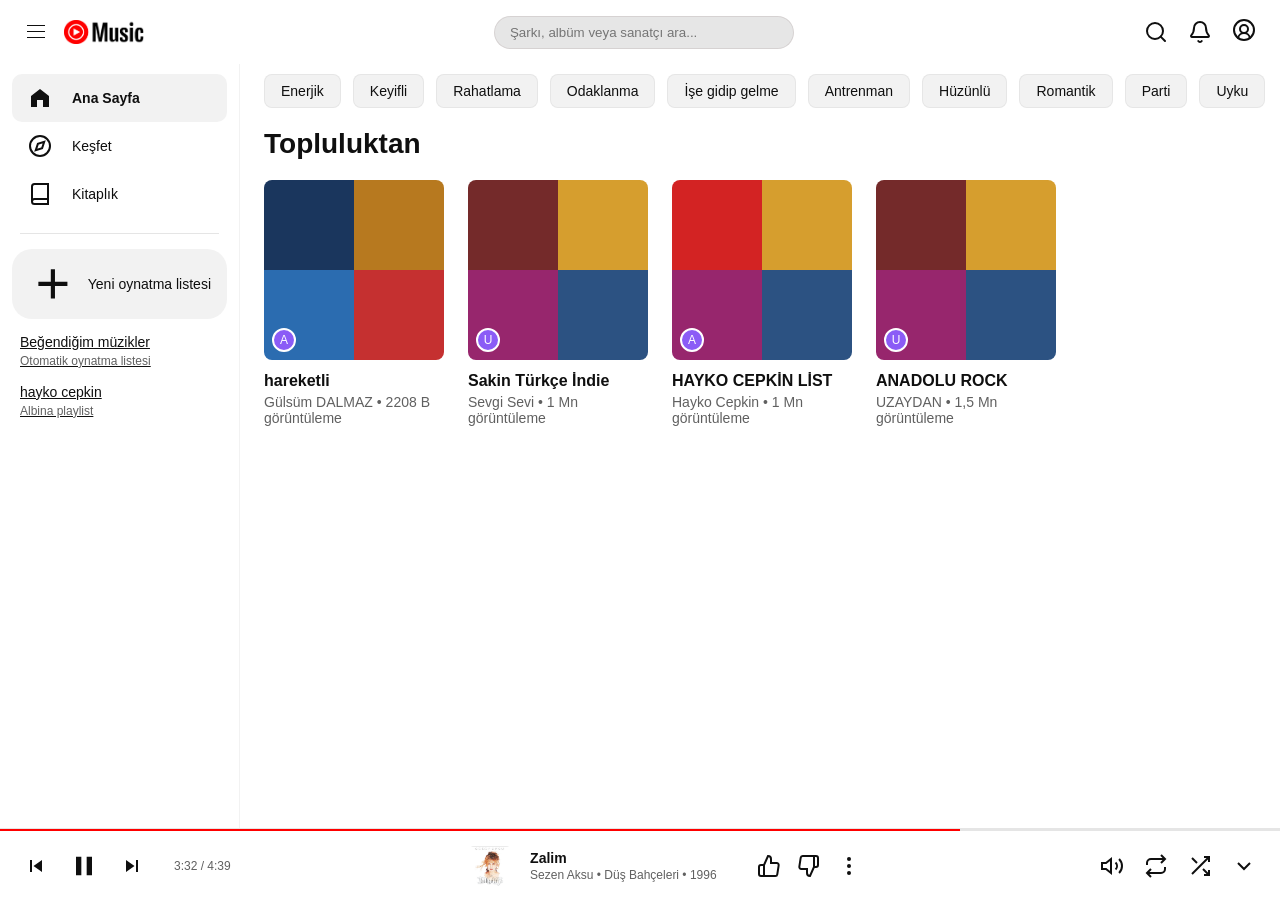
<file: index.html>
<!DOCTYPE html>
<html lang="tr">
<head>
    <meta charset="UTF-8">
    <meta name="viewport" content="width=device-width, initial-scale=1.0">
    <title>YT Müzik</title>
    <link rel="stylesheet" href="style.css">
</head>
<body>
    
    <header class="ust-menu">
        <div class="logo-alani">
            <svg id="hamburgerBtn" class="hamburger-ikon" viewBox="0 0 24 24" fill="currentColor">
                <path d="M21 6H3V5h18v1zm0 5H3v1h18v-1zm0 6H3v1h18v-1z"></path>
            </svg>
            <img src="resimler/logo.png" alt="Site Logosu" class="logo">
          
        </div>
        <input type="text" class="arama-kutusu" placeholder="Şarkı, albüm veya sanatçı ara...">
        <div class="ikon-alani">
            <svg class="arama" xmlns="http://www.w3.org/2000/svg" width="24" height="24" viewBox="0 0 24 24" fill="none" stroke="currentColor" stroke-width="2" stroke-linecap="round" stroke-linejoin="round">
                <circle cx="11" cy="11" r="8"/><line x1="21" y1="21" x2="16.65" y2="16.65"/>
            </svg>
            <svg class="zil" xmlns="http://www.w3.org/2000/svg" width="24" height="24" viewBox="0 0 24 24" fill="none" stroke="currentColor" stroke-width="2" stroke-linecap="round" stroke-linejoin="round">
                <path d="M10.268 21a2 2 0 0 0 3.464 0"/><path d="M3.262 15.326A1 1 0 0 0 4 17h16a1 1 0 0 0 .74-1.673C19.41 13.956 18 12.499 18 8A6 6 0 0 0 6 8c0 4.499-1.411 5.956-2.738 7.326"/>
            </svg>
            <a href="profil.html">
                <svg class="profil" xmlns="http://www.w3.org/2000/svg" width="24" height="24" viewBox="0 0 24 24" fill="none" stroke="currentColor" stroke-width="2" stroke-linecap="round" stroke-linejoin="round">
                    <path d="M17.925 20.056a6 6 0 0 0-11.851.001"/><circle cx="12" cy="11" r="4"/><circle cx="12" cy="12" r="10"/>
                </svg>
            </a>
        </div>
    </header>

    <div class="ana-duzen">
        
        <aside class="genis-yan-menu" id="yanMenu">
            <nav class="ana-navigasyon">
                <a href="#" class="nav-oge aktif">
                    <svg viewBox="0 0 24 24" fill="currentColor"><path d="M12 3l-9 7v11h6v-7h6v7h6V10z"/></svg>
                    <span>Ana Sayfa</span>
                </a>
                <a href="kesfet.html" class="nav-oge">
                    <svg viewBox="0 0 24 24" fill="none" stroke="currentColor" stroke-width="2"><circle cx="12" cy="12" r="10"/><polygon points="16.24 7.76 14.12 14.12 7.76 16.24 9.88 9.88 16.24 7.76"/></svg>
                    <span>Keşfet</span>
                </a>
                <a href="kitaplik.html" class="nav-oge">
                    <svg viewBox="0 0 24 24" fill="none" stroke="currentColor" stroke-width="2"><path d="M4 19.5A2.5 2.5 0 0 1 6.5 17H20"/><path d="M6.5 2H20v20H6.5A2.5 2.5 0 0 1 4 19.5v-15A2.5 2.5 0 0 1 6.5 2z"/></svg>
                    <span>Kitaplık</span>
                </a>
            </nav>

            <hr class="ayirici">

            <div class="yeni-liste-alani">
                <button class="yeni-liste-btn">
                    <svg viewBox="0 0 24 24" fill="currentColor"><path d="M19 13h-6v6h-2v-6H5v-2h6V5h2v6h6v2z"/></svg>
                    <span>Yeni oynatma listesi</span>
                </button>
            </div>

            <div class="kullanici-listeleri">
                <div class="liste-oge">
                    <a href="favmuzik.html">
                    <h4>Beğendiğim müzikler</h4>
                    <p>Otomatik oynatma listesi</p></a>
                </div>
                <div class="liste-oge">
                    <a href="liste.html"><h4>hayko cepkin </h4>
                    <p>Albina playlist</p></a>
                </div>
            </div>
        </aside>

        <main class="icerik-alani">
            
            <div class="filtre-cubugu">
                <button onclick="window.location.href='enerjik.html'" class="kategori-btn">Enerjik</button>
                <button onclick="window.location.href='keyifli.html'" class="kategori-btn">Keyifli</button>
                <button onclick="window.location.href='rahatlama.html'" class="kategori-btn">Rahatlama</button>
                <button onclick="window.location.href='odaklanma.html'" class="kategori-btn">Odaklanma</button>
                <button class="kategori-btn">İşe gidip gelme</button>
                <button class="kategori-btn">Antrenman</button>
                <button class="kategori-btn">Hüzünlü</button>
                <button class="kategori-btn">Romantik</button>
                <button class="kategori-btn">Parti</button>
                <button class="kategori-btn">Uyku</button>
            </div>

            <section class="kategori-bolumu">
                <div class="bolum-basligi">
                    <h2>Topluluktan</h2>
                </div>

                <div class="kart-kapsayici">
                    <div class="sarki-karti">
                        <div class="kart-resim-alani">
                            <div class="dortlu-resim">
                                <div class="parca" style="background-color: #1a365d;"></div>
                                <div class="parca" style="background-color: #b7791f;"></div>
                                <div class="parca" style="background-color: #2b6cb0;"></div>
                                <div class="parca" style="background-color: #c53030;"></div>
                            </div>
                            <div class="kart-avatar-metin">A</div>
                        </div>
                        <div class="kart-bilgi">
                            <h3>hareketli</h3>
                            <p>Gülsüm DALMAZ • 2208 B görüntüleme</p>
                        </div>
                    </div>

                    <div class="sarki-karti">
                        <div class="kart-resim-alani">
                            <div class="dortlu-resim">
                                <div class="parca" style="background-color: #742a2a;"></div>
                                <div class="parca" style="background-color: #d69e2e;"></div>
                                <div class="parca" style="background-color: #97266d;"></div>
                                <div class="parca" style="background-color: #2c5282;"></div>
                            </div>
                            <div class="kart-avatar-metin">U</div>
                        </div>
                        <div class="kart-bilgi">
                            <h3>Sakin Türkçe İndie</h3>
                            <p>Sevgi Sevi • 1 Mn görüntüleme</p>
                        </div>
                    </div>
                    <div class="sarki-karti">
                        <div class="kart-resim-alani">
                            <div class="dortlu-resim">
                                <div class="parca" style="background-color: #d32323;"></div>
                                <div class="parca" style="background-color: #d69e2e;"></div>
                                <div class="parca" style="background-color: #97266d;"></div>
                                <div class="parca" style="background-color: #2c5282;"></div>
                            </div>
                            <div class="kart-avatar-metin">A</div>
                        </div>
                        <div class="kart-bilgi">
                            <h3>HAYKO CEPKİN LİST</h3>
                            <p>Hayko Cepkin • 1 Mn görüntüleme</p>
                        </div>
                    </div>
                    <div class="sarki-karti">
                        <div class="kart-resim-alani">
                            <div class="dortlu-resim">
                                <div class="parca" style="background-color: #742a2a;"></div>
                                <div class="parca" style="background-color: #d69e2e;"></div>
                                <div class="parca" style="background-color: #97266d;"></div>
                                <div class="parca" style="background-color: #2c5282;"></div>
                            </div>
                            <div class="kart-avatar-metin">U</div>
                        </div>
                        <div class="kart-bilgi">    
                            <h3>ANADOLU ROCK</h3>
                            <p>UZAYDAN • 1,5 Mn görüntüleme</p>
                        </div>
                    </div>
                </div>
            </section>
        </main>
    </div>

    <script>
        const hamburgerBtn = document.getElementById('hamburgerBtn');
        const yanMenu = document.getElementById('yanMenu');

        hamburgerBtn.addEventListener('click', function() {
            yanMenu.classList.toggle('kapali');
        });
    </script>
    <footer class="alt-oynatici">
    <div class="ilerleme-cubugu">
        <div class="ilerleme-kirmizi" style="width: 75%;"></div>
    </div>

    <div class="oynatici-ic">
        
        <div class="oynatici-sol">
            <svg viewBox="0 0 24 24" fill="currentColor"><path d="M6 6h2v12H6zm3.5 6l8.5 6V6z"/></svg> <svg viewBox="0 0 24 24" fill="currentColor" class="pause-ikon"><path d="M6 19h4V5H6v14zm8-14v14h4V5h-4z"/></svg> <svg viewBox="0 0 24 24" fill="currentColor"><path d="M6 18l8.5-6L6 6v12zM16 6v12h2V6h-2z"/></svg> <span class="sure">3:32 / 4:39</span>
        </div>

        <div class="oynatici-orta">
            <img src="resimler/album1.png" alt="Kapak" class="sarki-kapak" style="background: #ccc;">
            <div class="sarki-kisa-bilgi">
                <h4>Zalim</h4>
                <p>Sezen Aksu • Düş Bahçeleri • 1996</p>
            </div>
            <div class="orta-aksiyonlar">
                <svg viewBox="0 0 24 24" fill="none" stroke="currentColor" stroke-width="2"><path d="M14 9V5a3 3 0 0 0-3-3l-4 9v11h11.28a2 2 0 0 0 2-1.7l1.38-9a2 2 0 0 0-2-2.3zM7 22H4a2 2 0 0 1-2-2v-7a2 2 0 0 1 2-2h3"/></svg> <svg viewBox="0 0 24 24" fill="none" stroke="currentColor" stroke-width="2"><path d="M10 15v4a3 3 0 0 0 3 3l4-9V2H5.72a2 2 0 0 0-2 1.7l-1.38 9a2 2 0 0 0 2 2.3zm7-13h2a2 2 0 0 1 2 2v7a2 2 0 0 1-2 2h-2"/></svg> <svg viewBox="0 0 24 24" fill="currentColor"><circle cx="12" cy="12" r="2"/><circle cx="12" cy="5" r="2"/><circle cx="12" cy="19" r="2"/></svg> </div>
        </div>

        <div class="oynatici-sag">
            <svg viewBox="0 0 24 24" fill="none" stroke="currentColor" stroke-width="2"><polygon points="11 5 6 9 2 9 2 15 6 15 11 19 11 5"/><path d="M19.07 4.93a10 10 0 0 1 0 14.14M15.54 8.46a5 5 0 0 1 0 7.07"/></svg> <svg viewBox="0 0 24 24" fill="none" stroke="currentColor" stroke-width="2"><polyline points="17 1 21 5 17 9"/><path d="M3 11V9a4 4 0 0 1 4-4h14M7 23l-4-4 4-4"/><path d="M21 13v2a4 4 0 0 1-4 4H3"/></svg> <svg viewBox="0 0 24 24" fill="none" stroke="currentColor" stroke-width="2"><polyline points="16 3 21 3 21 8"/><line x1="4" y1="20" x2="21" y2="3"/><polyline points="21 16 21 21 16 21"/><line x1="15" y1="15" x2="21" y2="21"/><line x1="4" y1="4" x2="9" y2="9"/></svg> <svg viewBox="0 0 24 24" fill="none" stroke="currentColor" stroke-width="2"><polyline points="6 9 12 15 18 9"/></svg> </div>

    </div>
</footer>
</body>
</html>
</file>
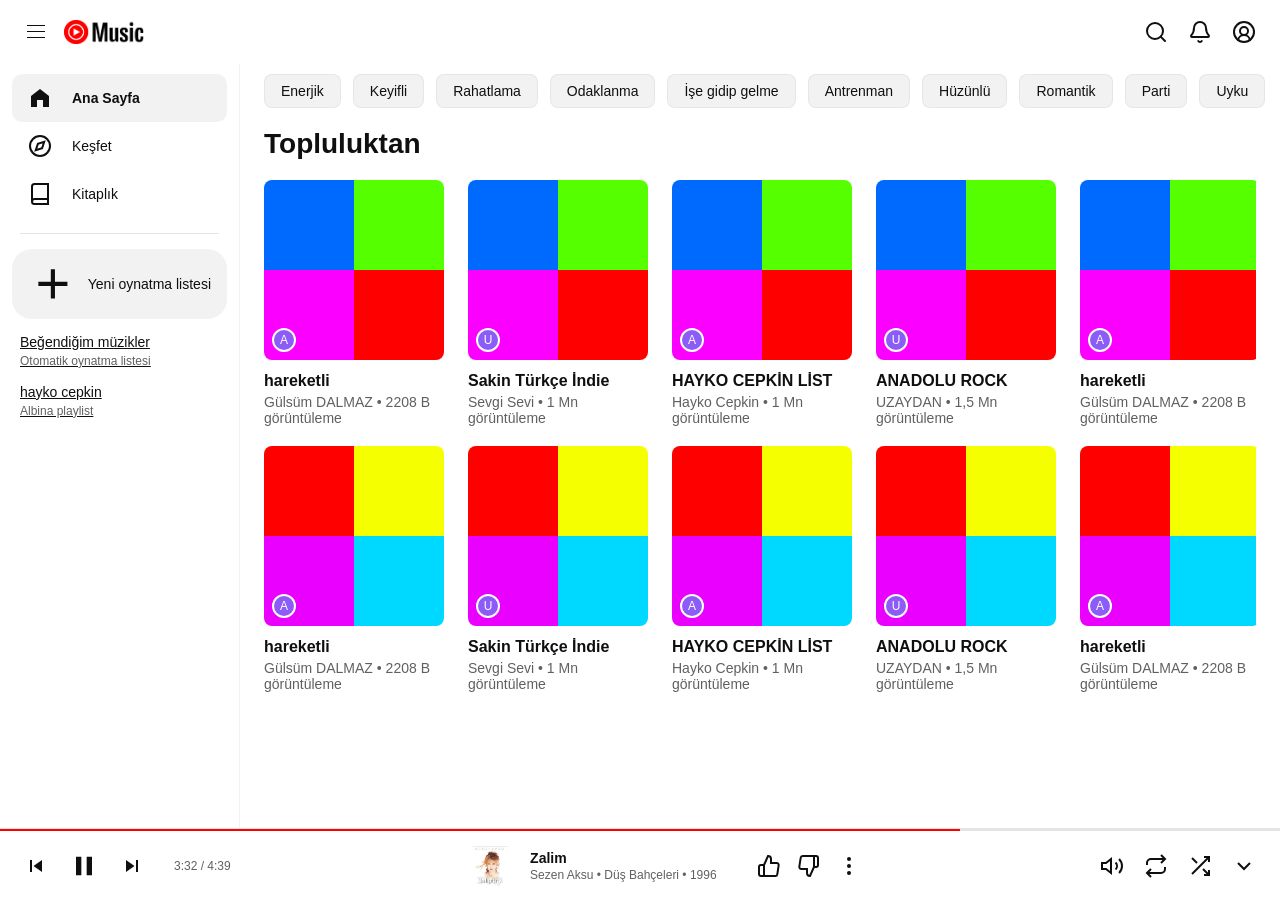
<file: enerjik.html>
<!DOCTYPE html>
<html lang="tr">
<head>
    <meta charset="UTF-8">
    <meta name="viewport" content="width=device-width, initial-scale=1.0">
    <title>YT Müzik</title>
    <link rel="stylesheet" href="style.css">
</head>
<body>
    
    <header class="ust-menu">
        <div class="logo-alani">
            <svg id="hamburgerBtn" class="hamburger-ikon" viewBox="0 0 24 24" fill="currentColor">
                <path d="M21 6H3V5h18v1zm0 5H3v1h18v-1zm0 6H3v1h18v-1z"></path>
            </svg>
            <img src="resimler/logo.png" alt="Site Logosu" class="logo">
          
        </div>
        
        <div class="ikon-alani">
            <svg class="arama" xmlns="http://www.w3.org/2000/svg" width="24" height="24" viewBox="0 0 24 24" fill="none" stroke="currentColor" stroke-width="2" stroke-linecap="round" stroke-linejoin="round">
                <circle cx="11" cy="11" r="8"/><line x1="21" y1="21" x2="16.65" y2="16.65"/>
            </svg>
            <svg class="zil" xmlns="http://www.w3.org/2000/svg" width="24" height="24" viewBox="0 0 24 24" fill="none" stroke="currentColor" stroke-width="2" stroke-linecap="round" stroke-linejoin="round">
                <path d="M10.268 21a2 2 0 0 0 3.464 0"/><path d="M3.262 15.326A1 1 0 0 0 4 17h16a1 1 0 0 0 .74-1.673C19.41 13.956 18 12.499 18 8A6 6 0 0 0 6 8c0 4.499-1.411 5.956-2.738 7.326"/>
            </svg>
            <svg class="profil" xmlns="http://www.w3.org/2000/svg" width="24" height="24" viewBox="0 0 24 24" fill="none" stroke="currentColor" stroke-width="2" stroke-linecap="round" stroke-linejoin="round">
                <path d="M17.925 20.056a6 6 0 0 0-11.851.001"/><circle cx="12" cy="11" r="4"/><circle cx="12" cy="12" r="10"/>
            </svg>
        </div>
    </header>

    <div class="ana-duzen">
        
        <aside class="genis-yan-menu" id="yanMenu">
            <nav class="ana-navigasyon">
                <a href="index.html" class="nav-oge aktif">
                    <svg viewBox="0 0 24 24" fill="currentColor"><path d="M12 3l-9 7v11h6v-7h6v7h6V10z"/></svg>
                    <span>Ana Sayfa</span>
                </a>
                <a href="kesfet.html" class="nav-oge">
                    <svg viewBox="0 0 24 24" fill="none" stroke="currentColor" stroke-width="2"><circle cx="12" cy="12" r="10"/><polygon points="16.24 7.76 14.12 14.12 7.76 16.24 9.88 9.88 16.24 7.76"/></svg>
                    <span>Keşfet</span>
                </a>
                <a href="kitaplik.html" class="nav-oge">
                    <svg viewBox="0 0 24 24" fill="none" stroke="currentColor" stroke-width="2"><path d="M4 19.5A2.5 2.5 0 0 1 6.5 17H20"/><path d="M6.5 2H20v20H6.5A2.5 2.5 0 0 1 4 19.5v-15A2.5 2.5 0 0 1 6.5 2z"/></svg>
                    <span>Kitaplık</span>
                </a>
            </nav>

            <hr class="ayirici">

            <div class="yeni-liste-alani">
                <button class="yeni-liste-btn">
                    <svg viewBox="0 0 24 24" fill="currentColor"><path d="M19 13h-6v6h-2v-6H5v-2h6V5h2v6h6v2z"/></svg>
                    <span>Yeni oynatma listesi</span>
                </button>
            </div>

            <div class="kullanici-listeleri">
                <div class="liste-oge">
                <a href="liste.html"> <h4>Beğendiğim müzikler</h4>
                    <p>Otomatik oynatma listesi</p></a>
                </div>
                <div class="liste-oge">
                   <a href="favmuzik.html"><h4>hayko cepkin</h4>
                    <p>Albina playlist</p></a> 
                </div>
            </div>
        </aside>

        <main class="icerik-alani">
            
            <div class="filtre-cubugu">
                <button onclick="window.location.href='enerjik.html'" class="kategori-btn">Enerjik</button>
                <button onclick="window.location.href='keyifli.html'" class="kategori-btn">Keyifli</button>
                <button onclick="window.location.href='rahatlama.html'" class="kategori-btn">Rahatlama</button>
                <button onclick="window.location.href='odaklanma.html'" class="kategori-btn">Odaklanma</button>
                <button class="kategori-btn">İşe gidip gelme</button>
                <button class="kategori-btn">Antrenman</button>
                <button class="kategori-btn">Hüzünlü</button>
                <button class="kategori-btn">Romantik</button>
                <button class="kategori-btn">Parti</button>
                <button class="kategori-btn">Uyku</button>
            </div>

            <section class="kategori-bolumu">
                <div class="bolum-basligi">
                    <h2>Topluluktan</h2>
                </div>

                <div class="kart-kapsayici">
                    <div class="sarki-karti">
                        <div class="kart-resim-alani">
                            <div class="dortlu-resim">
                                <div class="parca" style="background-color: #006aff;"></div>
                                <div class="parca" style="background-color: #55ff00;"></div>
                                <div class="parca" style="background-color: #fb00ff;"></div>
                                <div class="parca" style="background-color: #ff0000;"></div>
                            </div>
                            <div class="kart-avatar-metin">A</div>
                        </div>
                        <div class="kart-bilgi">
                            <h3>hareketli</h3>
                            <p>Gülsüm DALMAZ • 2208 B görüntüleme</p>
                        </div>
                    </div>

                    <div class="sarki-karti">
                        <div class="kart-resim-alani">
                            <div class="dortlu-resim">
                                <div class="parca" style="background-color: #006aff;"></div>
                                <div class="parca" style="background-color: #55ff00;"></div>
                                <div class="parca" style="background-color: #fb00ff;"></div>
                                <div class="parca" style="background-color: #ff0000;"></div>
                            </div>
                            <div class="kart-avatar-metin">U</div>
                        </div>
                        <div class="kart-bilgi">
                            <h3>Sakin Türkçe İndie</h3>
                            <p>Sevgi Sevi • 1 Mn görüntüleme</p>
                        </div>
                    </div>
                    <div class="sarki-karti">
                        <div class="kart-resim-alani">
                            <div class="dortlu-resim">
                                <div class="parca" style="background-color: #006aff;"></div>
                                <div class="parca" style="background-color: #55ff00;"></div>
                                <div class="parca" style="background-color: #fb00ff;"></div>
                                <div class="parca" style="background-color: #ff0000;"></div>
                            </div>
                            <div class="kart-avatar-metin">A</div>
                        </div>
                        <div class="kart-bilgi">
                            <h3>HAYKO CEPKİN LİST</h3>
                            <p>Hayko Cepkin • 1 Mn görüntüleme</p>
                        </div>
                    </div>
                    <div class="sarki-karti">
                        <div class="kart-resim-alani">
                            <div class="dortlu-resim">
                                <div class="parca" style="background-color: #006aff;"></div>
                                <div class="parca" style="background-color: #55ff00;"></div>
                                <div class="parca" style="background-color: #fb00ff;"></div>
                                <div class="parca" style="background-color: #ff0000;"></div>
                            </div>
                            <div class="kart-avatar-metin">U</div>
                        </div>
                        <div class="kart-bilgi">    
                            <h3>ANADOLU ROCK</h3>
                            <p>UZAYDAN • 1,5 Mn görüntüleme</p>
                        </div>
                    </div>
                    <div class="sarki-karti">
                        <div class="kart-resim-alani">
                            <div class="dortlu-resim">
                                <div class="parca" style="background-color: #006aff;"></div>
                                <div class="parca" style="background-color: #55ff00;"></div>
                                <div class="parca" style="background-color: #fb00ff;"></div>
                                <div class="parca" style="background-color: #ff0000;"></div>
                            </div>
                            <div class="kart-avatar-metin">A</div>
                        </div>
                        <div class="kart-bilgi">
                            <h3>hareketli</h3>
                            <p>Gülsüm DALMAZ • 2208 B görüntüleme</p>
                        </div>
                    </div>

                    <div class="sarki-karti">
                        <div class="kart-resim-alani">
                            <div class="dortlu-resim">
                                <div class="parca" style="background-color: #006aff;"></div>
                                <div class="parca" style="background-color: #55ff00;"></div>
                                <div class="parca" style="background-color: #fb00ff;"></div>
                                <div class="parca" style="background-color: #ff0000;"></div>
                            </div>
                            <div class="kart-avatar-metin">U</div>
                        </div>
                        <div class="kart-bilgi">
                            <h3>Sakin Türkçe İndie</h3>
                            <p>Sevgi Sevi • 1 Mn görüntüleme</p>
                        </div>
                    </div>
                    <div class="sarki-karti">
                        <div class="kart-resim-alani">
                            <div class="dortlu-resim">
                                <div class="parca" style="background-color: #006aff;"></div>
                                <div class="parca" style="background-color: #55ff00;"></div>
                                <div class="parca" style="background-color: #fb00ff;"></div>
                                <div class="parca" style="background-color: #ff0000;"></div>
                            </div>
                            <div class="kart-avatar-metin">A</div>
                        </div>
                        <div class="kart-bilgi">
                            <h3>HAYKO CEPKİN LİST</h3>
                            <p>Hayko Cepkin • 1 Mn görüntüleme</p>
                        </div>
                    </div>
                    <div class="sarki-karti">
                        <div class="kart-resim-alani">
                            <div class="dortlu-resim">
                                <div class="parca" style="background-color: #006aff;"></div>
                                <div class="parca" style="background-color: #55ff00;"></div>
                                <div class="parca" style="background-color: #fb00ff;"></div>
                                <div class="parca" style="background-color: #ff0000;"></div>
                            </div>
                            <div class="kart-avatar-metin">U</div>
                        </div>
                        <div class="kart-bilgi">    
                            <h3>ANADOLU ROCK</h3>
                            <p>UZAYDAN • 1,5 Mn görüntüleme</p>
                        </div>
                    </div><div class="sarki-karti">
                        <div class="kart-resim-alani">
                            <div class="dortlu-resim">
                                <div class="parca" style="background-color: #006aff;"></div>
                                <div class="parca" style="background-color: #55ff00;"></div>
                                <div class="parca" style="background-color: #fb00ff;"></div>
                                <div class="parca" style="background-color: #ff0000;"></div>
                            </div>
                            <div class="kart-avatar-metin">A</div>
                        </div>
                        <div class="kart-bilgi">
                            <h3>hareketli</h3>
                            <p>Gülsüm DALMAZ • 2208 B görüntüleme</p>
                        </div>
                    </div>

                    <div class="sarki-karti">
                        <div class="kart-resim-alani">
                            <div class="dortlu-resim">
                                <div class="parca" style="background-color: #006aff;"></div>
                                <div class="parca" style="background-color: #55ff00;"></div>
                                <div class="parca" style="background-color: #fb00ff;"></div>
                                <div class="parca" style="background-color: #ff0000;"></div>
                            </div>
                            <div class="kart-avatar-metin">U</div>
                        </div>
                        <div class="kart-bilgi">
                            <h3>Sakin Türkçe İndie</h3>
                            <p>Sevgi Sevi • 1 Mn görüntüleme</p>
                        </div>
                    </div>
                    <div class="sarki-karti">
                        <div class="kart-resim-alani">
                            <div class="dortlu-resim">
                                <div class="parca" style="background-color: #006aff;"></div>
                                <div class="parca" style="background-color: #55ff00;"></div>
                                <div class="parca" style="background-color: #fb00ff;"></div>
                                <div class="parca" style="background-color: #ff0000;"></div>
                            </div>
                            <div class="kart-avatar-metin">A</div>
                        </div>
                        <div class="kart-bilgi">
                            <h3>HAYKO CEPKİN LİST</h3>
                            <p>Hayko Cepkin • 1 Mn görüntüleme</p>
                        </div>
                    </div>
                    <div class="sarki-karti">
                        <div class="kart-resim-alani">
                            <div class="dortlu-resim">
                                <div class="parca" style="background-color: #006aff;"></div>
                                <div class="parca" style="background-color: #55ff00;"></div>
                                <div class="parca" style="background-color: #fb00ff;"></div>
                                <div class="parca" style="background-color: #ff0000;"></div>
                            </div>
                            <div class="kart-avatar-metin">U</div>
                        </div>
                        <div class="kart-bilgi">    
                            <h3>ANADOLU ROCK</h3>
                            <p>UZAYDAN • 1,5 Mn görüntüleme</p>
                        </div>
                    </div>
                </div>
                <div class="kart-kapsayici">
                    <div class="sarki-karti">
                        <div class="kart-resim-alani">
                            <div class="dortlu-resim">
                                <div class="parca" style="background-color: #ff0000;"></div>
                                <div class="parca" style="background-color: #f6ff00;"></div>
                                <div class="parca" style="background-color: #ea00ff;"></div>
                                <div class="parca" style="background-color: #00d9ff;"></div>
                            </div>
                            <div class="kart-avatar-metin">A</div>
                        </div>
                        <div class="kart-bilgi">
                            <h3>hareketli</h3>
                            <p>Gülsüm DALMAZ • 2208 B görüntüleme</p>
                        </div>
                    </div>

                    <div class="sarki-karti">
                        <div class="kart-resim-alani">
                            <div class="dortlu-resim">
                               <div class="parca" style="background-color: #ff0000;"></div>
                                <div class="parca" style="background-color: #f6ff00;"></div>
                                <div class="parca" style="background-color: #ea00ff;"></div>
                                <div class="parca" style="background-color: #00d9ff;"></div>
                            </div>
                            <div class="kart-avatar-metin">U</div>
                        </div>
                        <div class="kart-bilgi">
                            <h3>Sakin Türkçe İndie</h3>
                            <p>Sevgi Sevi • 1 Mn görüntüleme</p>
                        </div>
                    </div>
                    <div class="sarki-karti">
                        <div class="kart-resim-alani">
                            <div class="dortlu-resim">
                                <div class="parca" style="background-color: #ff0000;"></div>
                                <div class="parca" style="background-color: #f6ff00;"></div>
                                <div class="parca" style="background-color: #ea00ff;"></div>
                                <div class="parca" style="background-color: #00d9ff;"></div>
                            </div>
                            <div class="kart-avatar-metin">A</div>
                        </div>
                        <div class="kart-bilgi">
                            <h3>HAYKO CEPKİN LİST</h3>
                            <p>Hayko Cepkin • 1 Mn görüntüleme</p>
                        </div>
                    </div>
                    <div class="sarki-karti">
                        <div class="kart-resim-alani">
                            <div class="dortlu-resim">
                                <div class="parca" style="background-color: #ff0000;"></div>
                                <div class="parca" style="background-color: #f6ff00;"></div>
                                <div class="parca" style="background-color: #ea00ff;"></div>
                                <div class="parca" style="background-color: #00d9ff;"></div>
                            </div>
                            <div class="kart-avatar-metin">U</div>
                        </div>
                        <div class="kart-bilgi">    
                            <h3>ANADOLU ROCK</h3>
                            <p>UZAYDAN • 1,5 Mn görüntüleme</p>
                        </div>
                    </div>
                    <div class="sarki-karti">
                        <div class="kart-resim-alani">
                            <div class="dortlu-resim">
                                <div class="parca" style="background-color: #ff0000;"></div>
                                <div class="parca" style="background-color: #f6ff00;"></div>
                                <div class="parca" style="background-color: #ea00ff;"></div>
                                <div class="parca" style="background-color: #00d9ff;"></div>
                            </div>
                            <div class="kart-avatar-metin">A</div>
                        </div>
                        <div class="kart-bilgi">
                            <h3>hareketli</h3>
                            <p>Gülsüm DALMAZ • 2208 B görüntüleme</p>
                        </div>
                    </div>

                    <div class="sarki-karti">
                        <div class="kart-resim-alani">
                            <div class="dortlu-resim">
                               <div class="parca" style="background-color: #ff0000;"></div>
                                <div class="parca" style="background-color: #f6ff00;"></div>
                                <div class="parca" style="background-color: #ea00ff;"></div>
                                <div class="parca" style="background-color: #00d9ff;"></div>
                            </div>
                            <div class="kart-avatar-metin">U</div>
                        </div>
                        <div class="kart-bilgi">
                            <h3>Sakin Türkçe İndie</h3>
                            <p>Sevgi Sevi • 1 Mn görüntüleme</p>
                        </div>
                    </div>
                    <div class="sarki-karti">
                        <div class="kart-resim-alani">
                            <div class="dortlu-resim">
                                <div class="parca" style="background-color: #ff0000;"></div>
                                <div class="parca" style="background-color: #f6ff00;"></div>
                                <div class="parca" style="background-color: #ea00ff;"></div>
                                <div class="parca" style="background-color: #00d9ff;"></div>
                            </div>
                            <div class="kart-avatar-metin">A</div>
                        </div>
                        <div class="kart-bilgi">
                            <h3>HAYKO CEPKİN LİST</h3>
                            <p>Hayko Cepkin • 1 Mn görüntüleme</p>
                        </div>
                    </div>
                    <div class="sarki-karti">
                        <div class="kart-resim-alani">
                            <div class="dortlu-resim">
                                <div class="parca" style="background-color: #ff0000;"></div>
                                <div class="parca" style="background-color: #f6ff00;"></div>
                                <div class="parca" style="background-color: #ea00ff;"></div>
                                <div class="parca" style="background-color: #00d9ff;"></div>
                            </div>
                            <div class="kart-avatar-metin">U</div>
                        </div>
                        <div class="kart-bilgi">    
                            <h3>ANADOLU ROCK</h3>
                            <p>UZAYDAN • 1,5 Mn görüntüleme</p>
                        </div>
                    </div>
                    <div class="sarki-karti">
                        <div class="kart-resim-alani">
                            <div class="dortlu-resim">
                                <div class="parca" style="background-color: #ff0000;"></div>
                                <div class="parca" style="background-color: #f6ff00;"></div>
                                <div class="parca" style="background-color: #ea00ff;"></div>
                                <div class="parca" style="background-color: #00d9ff;"></div>
                            </div>
                            <div class="kart-avatar-metin">A</div>
                        </div>
                        <div class="kart-bilgi">
                            <h3>hareketli</h3>
                            <p>Gülsüm DALMAZ • 2208 B görüntüleme</p>
                        </div>
                    </div>

                    <div class="sarki-karti">
                        <div class="kart-resim-alani">
                            <div class="dortlu-resim">
                               <div class="parca" style="background-color: #ff0000;"></div>
                                <div class="parca" style="background-color: #f6ff00;"></div>
                                <div class="parca" style="background-color: #ea00ff;"></div>
                                <div class="parca" style="background-color: #00d9ff;"></div>
                            </div>
                            <div class="kart-avatar-metin">U</div>
                        </div>
                        <div class="kart-bilgi">
                            <h3>Sakin Türkçe İndie</h3>
                            <p>Sevgi Sevi • 1 Mn görüntüleme</p>
                        </div>
                    </div>
                    <div class="sarki-karti">
                        <div class="kart-resim-alani">
                            <div class="dortlu-resim">
                                <div class="parca" style="background-color: #ff0000;"></div>
                                <div class="parca" style="background-color: #f6ff00;"></div>
                                <div class="parca" style="background-color: #ea00ff;"></div>
                                <div class="parca" style="background-color: #00d9ff;"></div>
                            </div>
                            <div class="kart-avatar-metin">A</div>
                        </div>
                        <div class="kart-bilgi">
                            <h3>HAYKO CEPKİN LİST</h3>
                            <p>Hayko Cepkin • 1 Mn görüntüleme</p>
                        </div>
                    </div>
                    <div class="sarki-karti">
                        <div class="kart-resim-alani">
                            <div class="dortlu-resim">
                                <div class="parca" style="background-color: #ff0000;"></div>
                                <div class="parca" style="background-color: #f6ff00;"></div>
                                <div class="parca" style="background-color: #ea00ff;"></div>
                                <div class="parca" style="background-color: #00d9ff;"></div>
                            </div>
                            <div class="kart-avatar-metin">U</div>
                        </div>
                        <div class="kart-bilgi">    
                            <h3>ANADOLU ROCK</h3>
                            <p>UZAYDAN • 1,5 Mn görüntüleme</p>
                        </div>
                    </div>
                </div>
            </section>
        </main>
    </div>

    <script>
        const hamburgerBtn = document.getElementById('hamburgerBtn');
        const yanMenu = document.getElementById('yanMenu');

        hamburgerBtn.addEventListener('click', function() {
            yanMenu.classList.toggle('kapali');
        });
    </script>
    <footer class="alt-oynatici">
    <div class="ilerleme-cubugu">
        <div class="ilerleme-kirmizi" style="width: 75%;"></div>
    </div>

    <div class="oynatici-ic">
        
        <div class="oynatici-sol">
            <svg viewBox="0 0 24 24" fill="currentColor"><path d="M6 6h2v12H6zm3.5 6l8.5 6V6z"/></svg> <svg viewBox="0 0 24 24" fill="currentColor" class="pause-ikon"><path d="M6 19h4V5H6v14zm8-14v14h4V5h-4z"/></svg> <svg viewBox="0 0 24 24" fill="currentColor"><path d="M6 18l8.5-6L6 6v12zM16 6v12h2V6h-2z"/></svg> <span class="sure">3:32 / 4:39</span>
        </div>

        <div class="oynatici-orta">
            <img src="resimler/album1.png" alt="Kapak" class="sarki-kapak" style="background: #ccc;">
            <div class="sarki-kisa-bilgi">
                <h4>Zalim</h4>
                <p>Sezen Aksu • Düş Bahçeleri • 1996</p>
            </div>
            <div class="orta-aksiyonlar">
                <svg viewBox="0 0 24 24" fill="none" stroke="currentColor" stroke-width="2"><path d="M14 9V5a3 3 0 0 0-3-3l-4 9v11h11.28a2 2 0 0 0 2-1.7l1.38-9a2 2 0 0 0-2-2.3zM7 22H4a2 2 0 0 1-2-2v-7a2 2 0 0 1 2-2h3"/></svg> <svg viewBox="0 0 24 24" fill="none" stroke="currentColor" stroke-width="2"><path d="M10 15v4a3 3 0 0 0 3 3l4-9V2H5.72a2 2 0 0 0-2 1.7l-1.38 9a2 2 0 0 0 2 2.3zm7-13h2a2 2 0 0 1 2 2v7a2 2 0 0 1-2 2h-2"/></svg> <svg viewBox="0 0 24 24" fill="currentColor"><circle cx="12" cy="12" r="2"/><circle cx="12" cy="5" r="2"/><circle cx="12" cy="19" r="2"/></svg> </div>
        </div>

        <div class="oynatici-sag">
            <svg viewBox="0 0 24 24" fill="none" stroke="currentColor" stroke-width="2"><polygon points="11 5 6 9 2 9 2 15 6 15 11 19 11 5"/><path d="M19.07 4.93a10 10 0 0 1 0 14.14M15.54 8.46a5 5 0 0 1 0 7.07"/></svg> <svg viewBox="0 0 24 24" fill="none" stroke="currentColor" stroke-width="2"><polyline points="17 1 21 5 17 9"/><path d="M3 11V9a4 4 0 0 1 4-4h14M7 23l-4-4 4-4"/><path d="M21 13v2a4 4 0 0 1-4 4H3"/></svg> <svg viewBox="0 0 24 24" fill="none" stroke="currentColor" stroke-width="2"><polyline points="16 3 21 3 21 8"/><line x1="4" y1="20" x2="21" y2="3"/><polyline points="21 16 21 21 16 21"/><line x1="15" y1="15" x2="21" y2="21"/><line x1="4" y1="4" x2="9" y2="9"/></svg> <svg viewBox="0 0 24 24" fill="none" stroke="currentColor" stroke-width="2"><polyline points="6 9 12 15 18 9"/></svg> </div>

    </div>
</footer>
</body>
</html>
</file>
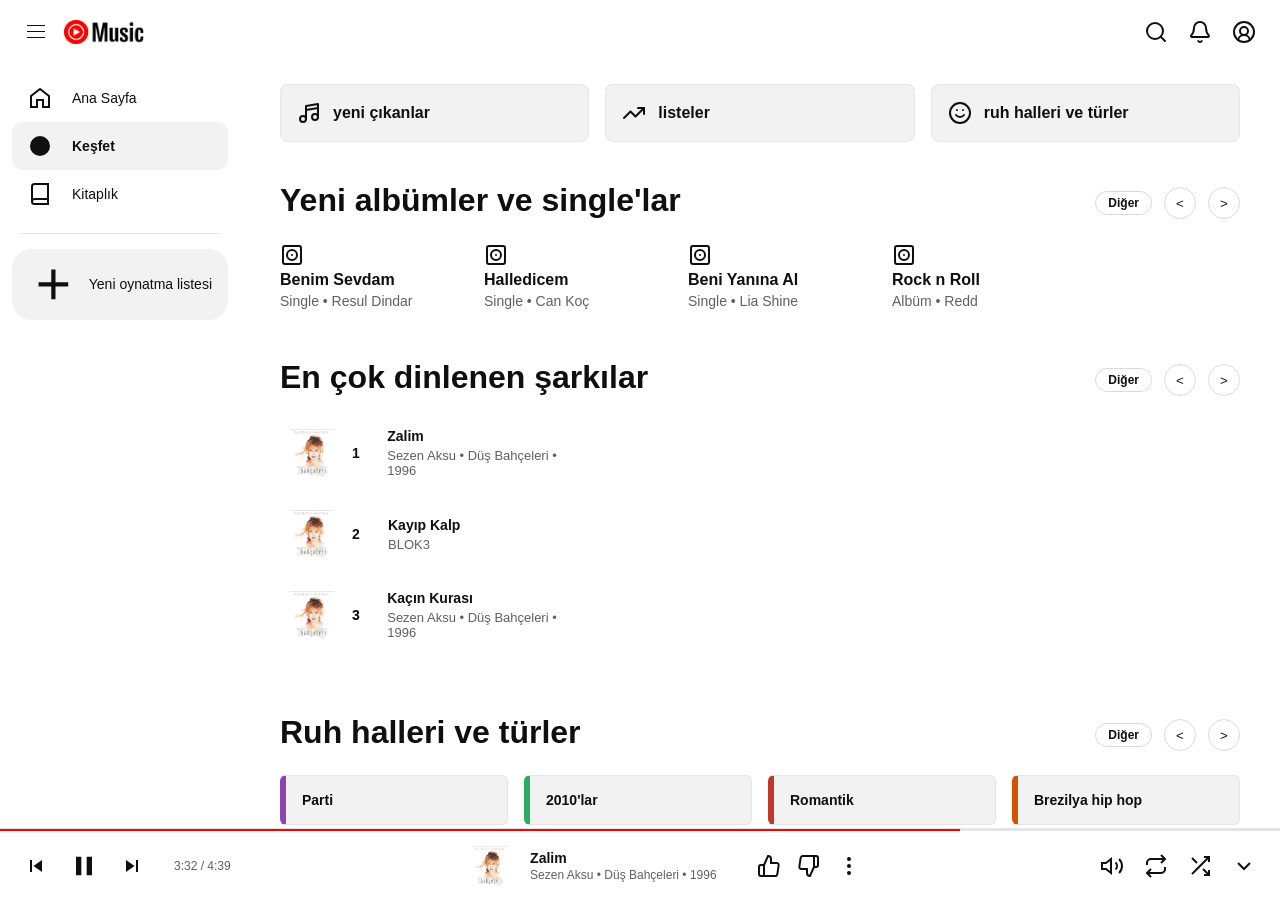
<file: kesfet.html>
<!DOCTYPE html>
<html lang="tr">
<head>
    <meta charset="UTF-8">
    <meta name="viewport" content="width=device-width, initial-scale=1.0">
    <title>YT Müzik - Keşfet</title>
    <link rel="stylesheet" href="kesfet.css">
</head>
<body>
    
    <header class="ust-menu">
        <div class="logo-alani">
            <svg id="hamburgerBtn" class="hamburger-ikon" viewBox="0 0 24 24" fill="currentColor">
                <path d="M21 6H3V5h18v1zm0 5H3v1h18v-1zm0 6H3v1h18v-1z"></path>
            </svg>
            <img src="resimler/logo.png" alt="Site Logosu" class="logo">
           
        </div>
        
        <div class="ikon-alani">
            <svg class="arama" viewBox="0 0 24 24" fill="none" stroke="currentColor" stroke-width="2" stroke-linecap="round" stroke-linejoin="round">
                <circle cx="11" cy="11" r="8"/><line x1="21" y1="21" x2="16.65" y2="16.65"/>
            </svg>
            <svg class="zil" viewBox="0 0 24 24" fill="none" stroke="currentColor" stroke-width="2" stroke-linecap="round" stroke-linejoin="round">
                <path d="M10.268 21a2 2 0 0 0 3.464 0"/><path d="M3.262 15.326A1 1 0 0 0 4 17h16a1 1 0 0 0 .74-1.673C19.41 13.956 18 12.499 18 8A6 6 0 0 0 6 8c0 4.499-1.411 5.956-2.738 7.326"/>
            </svg>
            <svg class="profil" viewBox="0 0 24 24" fill="none" stroke="currentColor" stroke-width="2" stroke-linecap="round" stroke-linejoin="round">
                <path d="M17.925 20.056a6 6 0 0 0-11.851.001"/><circle cx="12" cy="11" r="4"/><circle cx="12" cy="12" r="10"/>
            </svg>
        </div>
    </header>

    <div class="ana-duzen">
        
        <aside class="genis-yan-menu" id="yanMenu">
            <nav class="ana-navigasyon">
                <a href="index.html" class="nav-oge">
                    <svg viewBox="0 0 24 24" fill="none" stroke="currentColor" stroke-width="2"><path d="M12 3l-9 7v11h6v-7h6v7h6V10z"/></svg>
                    <span>Ana Sayfa</span>
                </a>
                <a href="kesfet.html" class="nav-oge aktif">
                    <svg viewBox="0 0 24 24" fill="currentColor"><circle cx="12" cy="12" r="10"/><polygon points="16.24 7.76 14.12 14.12 7.76 16.24 9.88 9.88 16.24 7.76"/></svg>
                    <span>Keşfet</span>
                </a>
                <a href="kitaplik.html" class="nav-oge">
                    <svg viewBox="0 0 24 24" fill="none" stroke="currentColor" stroke-width="2"><path d="M4 19.5A2.5 2.5 0 0 1 6.5 17H20"/><path d="M6.5 2H20v20H6.5A2.5 2.5 0 0 1 4 19.5v-15A2.5 2.5 0 0 1 6.5 2z"/></svg>
                    <span>Kitaplık</span>
                </a>
            </nav>
            <hr class="ayirici">
            <div class="yeni-liste-alani">
                <button class="yeni-liste-btn">
                    <svg viewBox="0 0 24 24" fill="currentColor"><path d="M19 13h-6v6h-2v-6H5v-2h6V5h2v6h6v2z"/></svg>
                    <span>Yeni oynatma listesi</span>
                </button>
            </div>
        </aside>

        <main class="icerik-alani">
            
            <div class="kesfet-ust-butonlar">
                <button class="kesfet-btn">
                    <svg xmlns="http://www.w3.org/2000/svg" width="24" height="24" viewBox="0 0 24 24" fill="none" stroke="currentColor" stroke-width="2" stroke-linecap="round" stroke-linejoin="round" class="lucide lucide-music4-icon lucide-music-4"><path d="M9 18V5l12-2v13"/><path d="m9 9 12-2"/><circle cx="6" cy="18" r="3"/><circle cx="18" cy="16" r="3"/>
                    </svg>yeni çıkanlar
                </button>
                <button class="kesfet-btn">
                    <svg xmlns="http://www.w3.org/2000/svg" width="24" height="24" viewBox="0 0 24 24" fill="none" stroke="currentColor" stroke-width="2" stroke-linecap="round" stroke-linejoin="round" class="lucide lucide-trending-up-icon lucide-trending-up"><path d="M16 7h6v6"/><path d="m22 7-8.5 8.5-5-5L2 17"/>
                    </svg>listeler
                </button>
                <button class="kesfet-btn">
                    <svg xmlns="http://www.w3.org/2000/svg" width="24" height="24" viewBox="0 0 24 24" fill="none" stroke="currentColor" stroke-width="2" stroke-linecap="round" stroke-linejoin="round" class="lucide lucide-smile-icon lucide-smile"><circle cx="12" cy="12" r="10"/><path d="M8 14s1.5 2 4 2 4-2 4-2"/><line x1="9" x2="9.01" y1="9" y2="9"/><line x1="15" x2="15.01" y1="9" y2="9"/>
                    </svg> ruh halleri ve türler
                </button>
            </div>

            <section class="icerik-bolumu">
                <div class="bolum-basligi">
                    <h2>Yeni albümler ve single'lar</h2>
                    <div class="baslik-kontroller">
                        <button class="diger-btn">Diğer</button>
                        <button class="ok-btn">&lt;</button>
                        <button class="ok-btn">&gt;</button>
                    </div>
                </div>
                
                <div class="album-slider">
                    <div class="album-karti">
                        <svg xmlns="http://www.w3.org/2000/svg" width="24" height="24" viewBox="0 0 24 24" fill="none" stroke="currentColor" stroke-width="2" stroke-linecap="round" stroke-linejoin="round" class="lucide lucide-disc-album-icon lucide-disc-album"><rect width="18" height="18" x="3" y="3" rx="2"/><circle cx="12" cy="12" r="5"/><path d="M12 12h.01"/></svg>
                        
                        <h3 class="album-isim">Benim Sevdam</h3>
                        <p class="album-detay">Single • Resul Dindar</p>
                    </div>
                    <div class="album-karti">
                            <svg xmlns="http://www.w3.org/2000/svg" width="24" height="24" viewBox="0 0 24 24" fill="none" stroke="currentColor" stroke-width="2" stroke-linecap="round" stroke-linejoin="round" class="lucide lucide-disc-album-icon lucide-disc-album"><rect width="18" height="18" x="3" y="3" rx="2"/><circle cx="12" cy="12" r="5"/><path d="M12 12h.01"/></svg>
                        <h3 class="album-isim">Halledicem</h3>
                        <p class="album-detay">Single • Can Koç</p>
                    </div>
                    <div class="album-karti">
                        <svg xmlns="http://www.w3.org/2000/svg" width="24" height="24" viewBox="0 0 24 24" fill="none" stroke="currentColor" stroke-width="2" stroke-linecap="round" stroke-linejoin="round" class="lucide lucide-disc-album-icon lucide-disc-album"><rect width="18" height="18" x="3" y="3" rx="2"/><circle cx="12" cy="12" r="5"/><path d="M12 12h.01"/></svg>
                        <h3 class="album-isim">Beni Yanına Al</h3>
                        <p class="album-detay">Single • Lia Shine</p>
                    </div>
                    <div class="album-karti">
                        <svg xmlns="http://www.w3.org/2000/svg" width="24" height="24" viewBox="0 0 24 24" fill="none" stroke="currentColor" stroke-width="2" stroke-linecap="round" stroke-linejoin="round" class="lucide lucide-disc-album-icon lucide-disc-album"><rect width="18" height="18" x="3" y="3" rx="2"/><circle cx="12" cy="12" r="5"/><path d="M12 12h.01"/></svg>
                        <h3 class="album-isim">Rock n Roll</h3>
                        <p class="album-detay">Albüm • Redd</p>
                    </div>
                </div>
            </section>

            <section class="icerik-bolumu">
                <div class="bolum-basligi">
                    <h2>En çok dinlenen şarkılar</h2>
                    <div class="baslik-kontroller">
                        <button class="diger-btn">Diğer</button>
                        <button class="ok-btn">&lt;</button>
                        <button class="ok-btn">&gt;</button>
                    </div>
                </div>

                <div class="liste-grid">
                    <div class="liste-oge-sarki">
                        <img src="resimler/album1.png" alt="">
                        <span class="sira">1</span>
                        <div class="sarki-metin">
                            <h4>Zalim</h4>
                            <p>Sezen Aksu • Düş Bahçeleri • 1996</p>
                        </div>
                    </div>
                    <div class="liste-oge-sarki">
                      <img src="resimler/album1.png" alt="">
                        <span class="sira">2</span>
                        <div class="sarki-metin">
                            <h4>Kayıp Kalp</h4>
                            <p>BLOK3</p>
                        </div>
                    </div>
                    <div class="liste-oge-sarki">
                        <img src="resimler/album1.png" alt="">
                        <span class="sira-yukselis">3</span>
                        <div class="sarki-metin">
                            <h4>Kaçın Kurası</h4>
                            <p>Sezen Aksu • Düş Bahçeleri • 1996</p>
                        </div>
                    </div>
                    </div>
            </section>

            <section class="icerik-bolumu">
                <div class="bolum-basligi">
                    <h2>Ruh halleri ve türler</h2>
                    <div class="baslik-kontroller">
                        <button class="diger-btn">Diğer</button>
                        <button class="ok-btn">&lt;</button>
                        <button class="ok-btn">&gt;</button>
                    </div>
                </div>

                <div class="ruh-halleri-grid">
                    <button class="ruh-btn" style="border-left-color: #8e44ad;">Parti</button>
                    <button class="ruh-btn" style="border-left-color: #27ae60;">2010'lar</button>
                    <button class="ruh-btn" style="border-left-color: #c0392b;">Romantik</button>
                    <button class="ruh-btn" style="border-left-color: #d35400;">Brezilya hip hop</button>
                    <button class="ruh-btn" style="border-left-color: #2ecc71;">Havam yerinde</button>
                    <button class="ruh-btn" style="border-left-color: #bdc3c7;">Klasik</button>
                    <button class="ruh-btn" style="border-left-color: #f1c40f;">İşe gidip gelme</button>
                    <button class="ruh-btn" style="border-left-color: #16a085;">1950'ler</button>
                    <button class="ruh-btn" style="border-left-color: #2980b9;">Afrika</button>
                </div>
            </section>
        </main>
    </div>

    <script>
        const hamburgerBtn = document.getElementById('hamburgerBtn');
        const yanMenu = document.getElementById('yanMenu');
        hamburgerBtn.addEventListener('click', function() {
            yanMenu.classList.toggle('kapali');
        });
    </script>
    <footer class="alt-oynatici">
    <div class="ilerleme-cubugu">
        <div class="ilerleme-kirmizi" style="width: 75%;"></div>
    </div>

    <div class="oynatici-ic">
        
        <div class="oynatici-sol">
            <svg viewBox="0 0 24 24" fill="currentColor"><path d="M6 6h2v12H6zm3.5 6l8.5 6V6z"/></svg> <svg viewBox="0 0 24 24" fill="currentColor" class="pause-ikon"><path d="M6 19h4V5H6v14zm8-14v14h4V5h-4z"/></svg> <svg viewBox="0 0 24 24" fill="currentColor"><path d="M6 18l8.5-6L6 6v12zM16 6v12h2V6h-2z"/></svg> <span class="sure">3:32 / 4:39</span>
        </div>

        <div class="oynatici-orta">
            <img src="resimler/album1.png" alt="Kapak" class="sarki-kapak" style="background: #ccc;">
            <div class="sarki-kisa-bilgi">
                <h4>Zalim</h4>
                <p>Sezen Aksu • Düş Bahçeleri • 1996</p>
            </div>
            <div class="orta-aksiyonlar">
                <svg viewBox="0 0 24 24" fill="none" stroke="currentColor" stroke-width="2"><path d="M14 9V5a3 3 0 0 0-3-3l-4 9v11h11.28a2 2 0 0 0 2-1.7l1.38-9a2 2 0 0 0-2-2.3zM7 22H4a2 2 0 0 1-2-2v-7a2 2 0 0 1 2-2h3"/></svg> <svg viewBox="0 0 24 24" fill="none" stroke="currentColor" stroke-width="2"><path d="M10 15v4a3 3 0 0 0 3 3l4-9V2H5.72a2 2 0 0 0-2 1.7l-1.38 9a2 2 0 0 0 2 2.3zm7-13h2a2 2 0 0 1 2 2v7a2 2 0 0 1-2 2h-2"/></svg> <svg viewBox="0 0 24 24" fill="currentColor"><circle cx="12" cy="12" r="2"/><circle cx="12" cy="5" r="2"/><circle cx="12" cy="19" r="2"/></svg> </div>
        </div>

        <div class="oynatici-sag">
            <svg viewBox="0 0 24 24" fill="none" stroke="currentColor" stroke-width="2"><polygon points="11 5 6 9 2 9 2 15 6 15 11 19 11 5"/><path d="M19.07 4.93a10 10 0 0 1 0 14.14M15.54 8.46a5 5 0 0 1 0 7.07"/></svg> <svg viewBox="0 0 24 24" fill="none" stroke="currentColor" stroke-width="2"><polyline points="17 1 21 5 17 9"/><path d="M3 11V9a4 4 0 0 1 4-4h14M7 23l-4-4 4-4"/><path d="M21 13v2a4 4 0 0 1-4 4H3"/></svg> <svg viewBox="0 0 24 24" fill="none" stroke="currentColor" stroke-width="2"><polyline points="16 3 21 3 21 8"/><line x1="4" y1="20" x2="21" y2="3"/><polyline points="21 16 21 21 16 21"/><line x1="15" y1="15" x2="21" y2="21"/><line x1="4" y1="4" x2="9" y2="9"/></svg> <svg viewBox="0 0 24 24" fill="none" stroke="currentColor" stroke-width="2"><polyline points="6 9 12 15 18 9"/></svg> </div>

    </div>
</footer>
</body>
</html>
</file>
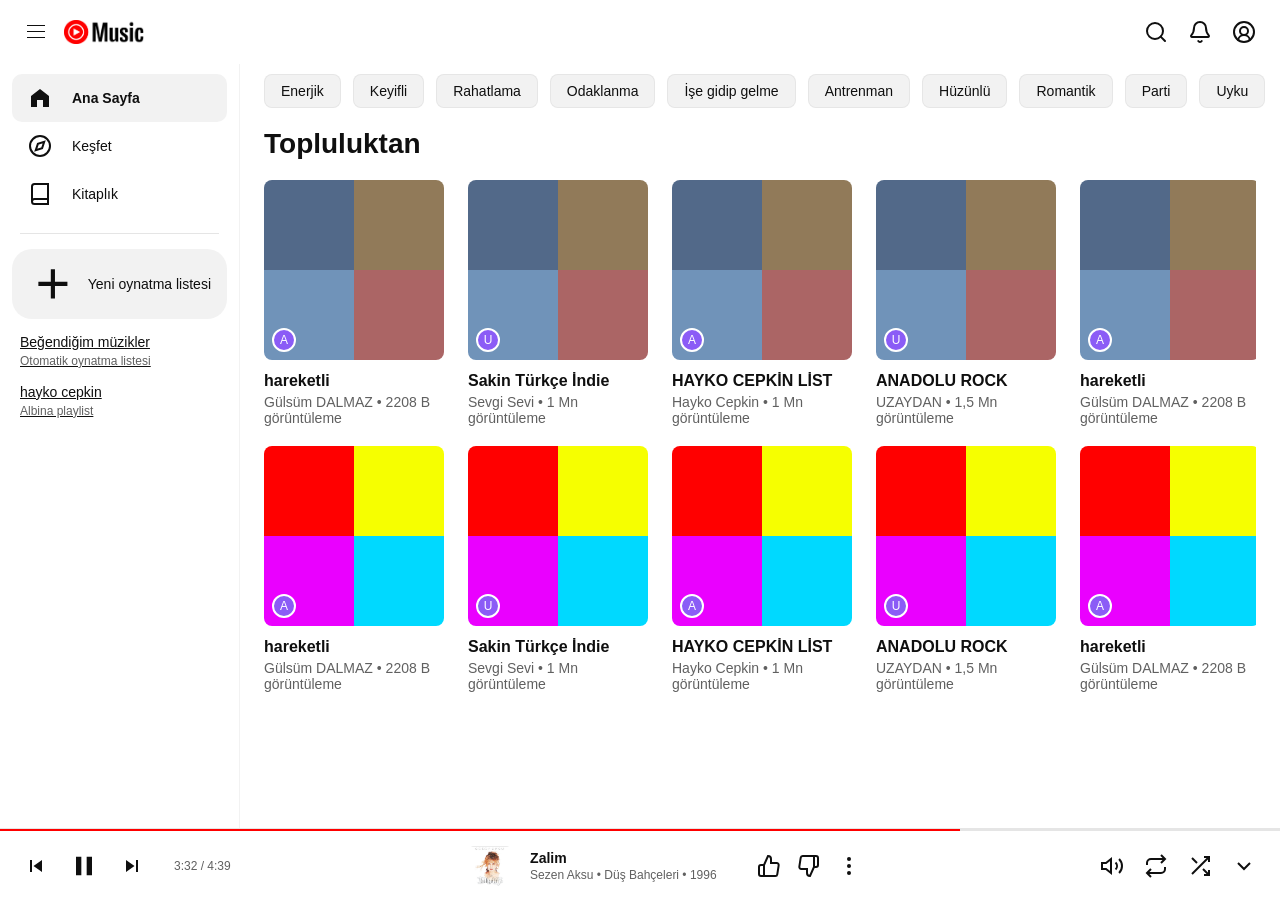
<file: keyifli.html>
<!DOCTYPE html>
<html lang="tr">
<head>
    <meta charset="UTF-8">
    <meta name="viewport" content="width=device-width, initial-scale=1.0">
    <title>YT Müzik</title>
    <link rel="stylesheet" href="style.css">
</head>
<body>
    
    <header class="ust-menu">
        <div class="logo-alani">
            <svg id="hamburgerBtn" class="hamburger-ikon" viewBox="0 0 24 24" fill="currentColor">
                <path d="M21 6H3V5h18v1zm0 5H3v1h18v-1zm0 6H3v1h18v-1z"></path>
            </svg>
            <img src="resimler/logo.png" alt="Site Logosu" class="logo">
          
        </div>
        
        <div class="ikon-alani">
            <svg class="arama" xmlns="http://www.w3.org/2000/svg" width="24" height="24" viewBox="0 0 24 24" fill="none" stroke="currentColor" stroke-width="2" stroke-linecap="round" stroke-linejoin="round">
                <circle cx="11" cy="11" r="8"/><line x1="21" y1="21" x2="16.65" y2="16.65"/>
            </svg>
            <svg class="zil" xmlns="http://www.w3.org/2000/svg" width="24" height="24" viewBox="0 0 24 24" fill="none" stroke="currentColor" stroke-width="2" stroke-linecap="round" stroke-linejoin="round">
                <path d="M10.268 21a2 2 0 0 0 3.464 0"/><path d="M3.262 15.326A1 1 0 0 0 4 17h16a1 1 0 0 0 .74-1.673C19.41 13.956 18 12.499 18 8A6 6 0 0 0 6 8c0 4.499-1.411 5.956-2.738 7.326"/>
            </svg>
            <svg class="profil" xmlns="http://www.w3.org/2000/svg" width="24" height="24" viewBox="0 0 24 24" fill="none" stroke="currentColor" stroke-width="2" stroke-linecap="round" stroke-linejoin="round">
                <path d="M17.925 20.056a6 6 0 0 0-11.851.001"/><circle cx="12" cy="11" r="4"/><circle cx="12" cy="12" r="10"/>
            </svg>
        </div>
    </header>

    <div class="ana-duzen">
        
        <aside class="genis-yan-menu" id="yanMenu">
            <nav class="ana-navigasyon">
                <a href="index.html" class="nav-oge aktif">
                    <svg viewBox="0 0 24 24" fill="currentColor"><path d="M12 3l-9 7v11h6v-7h6v7h6V10z"/></svg>
                    <span>Ana Sayfa</span>
                </a>
                <a href="kesfet.html" class="nav-oge">
                    <svg viewBox="0 0 24 24" fill="none" stroke="currentColor" stroke-width="2"><circle cx="12" cy="12" r="10"/><polygon points="16.24 7.76 14.12 14.12 7.76 16.24 9.88 9.88 16.24 7.76"/></svg>
                    <span>Keşfet</span>
                </a>
                <a href="kitaplik.html" class="nav-oge">
                    <svg viewBox="0 0 24 24" fill="none" stroke="currentColor" stroke-width="2"><path d="M4 19.5A2.5 2.5 0 0 1 6.5 17H20"/><path d="M6.5 2H20v20H6.5A2.5 2.5 0 0 1 4 19.5v-15A2.5 2.5 0 0 1 6.5 2z"/></svg>
                    <span>Kitaplık</span>
                </a>
            </nav>

            <hr class="ayirici">

            <div class="yeni-liste-alani">
                <button class="yeni-liste-btn">
                    <svg viewBox="0 0 24 24" fill="currentColor"><path d="M19 13h-6v6h-2v-6H5v-2h6V5h2v6h6v2z"/></svg>
                    <span>Yeni oynatma listesi</span>
                </button>
            </div>

            <div class="kullanici-listeleri">
                <div class="liste-oge">
                <a href="liste.html"> <h4>Beğendiğim müzikler</h4>
                    <p>Otomatik oynatma listesi</p></a>
                </div>
                <div class="liste-oge">
                   <a href="favmuzik.html"><h4>hayko cepkin</h4>
                    <p>Albina playlist</p></a> 
                </div>
            </div>
        </aside>

        <main class="icerik-alani">
            
            <div class="filtre-cubugu">
                <button onclick="window.location.href='enerjik.html'" class="kategori-btn">Enerjik</button>
                <button onclick="window.location.href='keyifli.html'" class="kategori-btn">Keyifli</button>
                <button onclick="window.location.href='rahatlama.html'" class="kategori-btn">Rahatlama</button>
                <button onclick="window.location.href='odaklanma.html'" class="kategori-btn">Odaklanma</button>
                <button class="kategori-btn">İşe gidip gelme</button>
                <button class="kategori-btn">Antrenman</button>
                <button class="kategori-btn">Hüzünlü</button>
                <button class="kategori-btn">Romantik</button>
                <button class="kategori-btn">Parti</button>
                <button class="kategori-btn">Uyku</button>
            </div>

            <section class="kategori-bolumu">
                <div class="bolum-basligi">
                    <h2>Topluluktan</h2>
                </div>

                <div class="kart-kapsayici">
                    <div class="sarki-karti">
                        <div class="kart-resim-alani">
                            <div class="dortlu-resim">
                                <div class="parca" style="background-color: #526989;"></div>
                                <div class="parca" style="background-color: #917a59;"></div>
                                <div class="parca" style="background-color: #7093b9;"></div>
                                <div class="parca" style="background-color: #ab6565;"></div>
                            </div>
                            <div class="kart-avatar-metin">A</div>
                        </div>
                        <div class="kart-bilgi">
                            <h3>hareketli</h3>
                            <p>Gülsüm DALMAZ • 2208 B görüntüleme</p>
                        </div>
                    </div>

                    <div class="sarki-karti">
                        <div class="kart-resim-alani">
                            <div class="dortlu-resim">
                                <div class="parca" style="background-color: #526989;"></div>
                                <div class="parca" style="background-color: #917a59;"></div>
                                <div class="parca" style="background-color: #7093b9;"></div>
                                <div class="parca" style="background-color: #ab6565;"></div>
                            </div>
                            <div class="kart-avatar-metin">U</div>
                        </div>
                        <div class="kart-bilgi">
                            <h3>Sakin Türkçe İndie</h3>
                            <p>Sevgi Sevi • 1 Mn görüntüleme</p>
                        </div>
                    </div>
                    <div class="sarki-karti">
                        <div class="kart-resim-alani">
                            <div class="dortlu-resim">
                               <div class="parca" style="background-color: #526989;"></div>
                                <div class="parca" style="background-color: #917a59;"></div>
                                <div class="parca" style="background-color: #7093b9;"></div>
                                <div class="parca" style="background-color: #ab6565;"></div>
                            </div>
                            <div class="kart-avatar-metin">A</div>
                        </div>
                        <div class="kart-bilgi">
                            <h3>HAYKO CEPKİN LİST</h3>
                            <p>Hayko Cepkin • 1 Mn görüntüleme</p>
                        </div>
                    </div>
                    <div class="sarki-karti">
                        <div class="kart-resim-alani">
                            <div class="dortlu-resim">
                              <div class="parca" style="background-color: #526989;"></div>
                                <div class="parca" style="background-color: #917a59;"></div>
                                <div class="parca" style="background-color: #7093b9;"></div>
                                <div class="parca" style="background-color: #ab6565;"></div>
                            </div>
                            <div class="kart-avatar-metin">U</div>
                        </div>
                        <div class="kart-bilgi">    
                            <h3>ANADOLU ROCK</h3>
                            <p>UZAYDAN • 1,5 Mn görüntüleme</p>
                        </div>
                    </div>
                    <div class="sarki-karti">
                        <div class="kart-resim-alani">
                            <div class="dortlu-resim">
                                <div class="parca" style="background-color: #526989;"></div>
                                <div class="parca" style="background-color: #917a59;"></div>
                                <div class="parca" style="background-color: #7093b9;"></div>
                                <div class="parca" style="background-color: #ab6565;"></div>
                            </div>
                            <div class="kart-avatar-metin">A</div>
                        </div>
                        <div class="kart-bilgi">
                            <h3>hareketli</h3>
                            <p>Gülsüm DALMAZ • 2208 B görüntüleme</p>
                        </div>
                    </div>

                    <div class="sarki-karti">
                        <div class="kart-resim-alani">
                            <div class="dortlu-resim">
                                <div class="parca" style="background-color: #526989;"></div>
                                <div class="parca" style="background-color: #917a59;"></div>
                                <div class="parca" style="background-color: #7093b9;"></div>
                                <div class="parca" style="background-color: #ab6565;"></div>
                            </div>
                            <div class="kart-avatar-metin">U</div>
                        </div>
                        <div class="kart-bilgi">
                            <h3>Sakin Türkçe İndie</h3>
                            <p>Sevgi Sevi • 1 Mn görüntüleme</p>
                        </div>
                    </div>
                    <div class="sarki-karti">
                        <div class="kart-resim-alani">
                            <div class="dortlu-resim">
                               <div class="parca" style="background-color: #526989;"></div>
                                <div class="parca" style="background-color: #917a59;"></div>
                                <div class="parca" style="background-color: #7093b9;"></div>
                                <div class="parca" style="background-color: #ab6565;"></div>
                            </div>
                            <div class="kart-avatar-metin">A</div>
                        </div>
                        <div class="kart-bilgi">
                            <h3>HAYKO CEPKİN LİST</h3>
                            <p>Hayko Cepkin • 1 Mn görüntüleme</p>
                        </div>
                    </div>
                    <div class="sarki-karti">
                        <div class="kart-resim-alani">
                            <div class="dortlu-resim">
                              <div class="parca" style="background-color: #526989;"></div>
                                <div class="parca" style="background-color: #917a59;"></div>
                                <div class="parca" style="background-color: #7093b9;"></div>
                                <div class="parca" style="background-color: #ab6565;"></div>
                            </div>
                            <div class="kart-avatar-metin">U</div>
                        </div>
                        <div class="kart-bilgi">    
                            <h3>ANADOLU ROCK</h3>
                            <p>UZAYDAN • 1,5 Mn görüntüleme</p>
                        </div>
                    </div>
                    <div class="sarki-karti">
                        <div class="kart-resim-alani">
                            <div class="dortlu-resim">
                                <div class="parca" style="background-color: #526989;"></div>
                                <div class="parca" style="background-color: #917a59;"></div>
                                <div class="parca" style="background-color: #7093b9;"></div>
                                <div class="parca" style="background-color: #ab6565;"></div>
                            </div>
                            <div class="kart-avatar-metin">A</div>
                        </div>
                        <div class="kart-bilgi">
                            <h3>hareketli</h3>
                            <p>Gülsüm DALMAZ • 2208 B görüntüleme</p>
                        </div>
                    </div>

                    <div class="sarki-karti">
                        <div class="kart-resim-alani">
                            <div class="dortlu-resim">
                                <div class="parca" style="background-color: #526989;"></div>
                                <div class="parca" style="background-color: #917a59;"></div>
                                <div class="parca" style="background-color: #7093b9;"></div>
                                <div class="parca" style="background-color: #ab6565;"></div>
                            </div>
                            <div class="kart-avatar-metin">U</div>
                        </div>
                        <div class="kart-bilgi">
                            <h3>Sakin Türkçe İndie</h3>
                            <p>Sevgi Sevi • 1 Mn görüntüleme</p>
                        </div>
                    </div>
                    <div class="sarki-karti">
                        <div class="kart-resim-alani">
                            <div class="dortlu-resim">
                               <div class="parca" style="background-color: #526989;"></div>
                                <div class="parca" style="background-color: #917a59;"></div>
                                <div class="parca" style="background-color: #7093b9;"></div>
                                <div class="parca" style="background-color: #ab6565;"></div>
                            </div>
                            <div class="kart-avatar-metin">A</div>
                        </div>
                        <div class="kart-bilgi">
                            <h3>HAYKO CEPKİN LİST</h3>
                            <p>Hayko Cepkin • 1 Mn görüntüleme</p>
                        </div>
                    </div>
                    <div class="sarki-karti">
                        <div class="kart-resim-alani">
                            <div class="dortlu-resim">
                              <div class="parca" style="background-color: #526989;"></div>
                                <div class="parca" style="background-color: #917a59;"></div>
                                <div class="parca" style="background-color: #7093b9;"></div>
                                <div class="parca" style="background-color: #ab6565;"></div>
                            </div>
                            <div class="kart-avatar-metin">U</div>
                        </div>
                        <div class="kart-bilgi">    
                            <h3>ANADOLU ROCK</h3>
                            <p>UZAYDAN • 1,5 Mn görüntüleme</p>
                        </div>
                    </div>
                </div>
                <div class="kart-kapsayici">
                    <div class="sarki-karti">
                        <div class="kart-resim-alani">
                            <div class="dortlu-resim">
                                <div class="parca" style="background-color: #ff0000;"></div>
                                <div class="parca" style="background-color: #f6ff00;"></div>
                                <div class="parca" style="background-color: #ea00ff;"></div>
                                <div class="parca" style="background-color: #00d9ff;"></div>
                            </div>
                            <div class="kart-avatar-metin">A</div>
                        </div>
                        <div class="kart-bilgi">
                            <h3>hareketli</h3>
                            <p>Gülsüm DALMAZ • 2208 B görüntüleme</p>
                        </div>
                    </div>

                    <div class="sarki-karti">
                        <div class="kart-resim-alani">
                            <div class="dortlu-resim">
                               <div class="parca" style="background-color: #ff0000;"></div>
                                <div class="parca" style="background-color: #f6ff00;"></div>
                                <div class="parca" style="background-color: #ea00ff;"></div>
                                <div class="parca" style="background-color: #00d9ff;"></div>
                            </div>
                            <div class="kart-avatar-metin">U</div>
                        </div>
                        <div class="kart-bilgi">
                            <h3>Sakin Türkçe İndie</h3>
                            <p>Sevgi Sevi • 1 Mn görüntüleme</p>
                        </div>
                    </div>
                    <div class="sarki-karti">
                        <div class="kart-resim-alani">
                            <div class="dortlu-resim">
                                <div class="parca" style="background-color: #ff0000;"></div>
                                <div class="parca" style="background-color: #f6ff00;"></div>
                                <div class="parca" style="background-color: #ea00ff;"></div>
                                <div class="parca" style="background-color: #00d9ff;"></div>
                            </div>
                            <div class="kart-avatar-metin">A</div>
                        </div>
                        <div class="kart-bilgi">
                            <h3>HAYKO CEPKİN LİST</h3>
                            <p>Hayko Cepkin • 1 Mn görüntüleme</p>
                        </div>
                    </div>
                    <div class="sarki-karti">
                        <div class="kart-resim-alani">
                            <div class="dortlu-resim">
                                <div class="parca" style="background-color: #ff0000;"></div>
                                <div class="parca" style="background-color: #f6ff00;"></div>
                                <div class="parca" style="background-color: #ea00ff;"></div>
                                <div class="parca" style="background-color: #00d9ff;"></div>
                            </div>
                            <div class="kart-avatar-metin">U</div>
                        </div>
                        <div class="kart-bilgi">    
                            <h3>ANADOLU ROCK</h3>
                            <p>UZAYDAN • 1,5 Mn görüntüleme</p>
                        </div>
                    </div>
                    <div class="sarki-karti">
                        <div class="kart-resim-alani">
                            <div class="dortlu-resim">
                                <div class="parca" style="background-color: #ff0000;"></div>
                                <div class="parca" style="background-color: #f6ff00;"></div>
                                <div class="parca" style="background-color: #ea00ff;"></div>
                                <div class="parca" style="background-color: #00d9ff;"></div>
                            </div>
                            <div class="kart-avatar-metin">A</div>
                        </div>
                        <div class="kart-bilgi">
                            <h3>hareketli</h3>
                            <p>Gülsüm DALMAZ • 2208 B görüntüleme</p>
                        </div>
                    </div>

                    <div class="sarki-karti">
                        <div class="kart-resim-alani">
                            <div class="dortlu-resim">
                               <div class="parca" style="background-color: #ff0000;"></div>
                                <div class="parca" style="background-color: #f6ff00;"></div>
                                <div class="parca" style="background-color: #ea00ff;"></div>
                                <div class="parca" style="background-color: #00d9ff;"></div>
                            </div>
                            <div class="kart-avatar-metin">U</div>
                        </div>
                        <div class="kart-bilgi">
                            <h3>Sakin Türkçe İndie</h3>
                            <p>Sevgi Sevi • 1 Mn görüntüleme</p>
                        </div>
                    </div>
                    <div class="sarki-karti">
                        <div class="kart-resim-alani">
                            <div class="dortlu-resim">
                                <div class="parca" style="background-color: #ff0000;"></div>
                                <div class="parca" style="background-color: #f6ff00;"></div>
                                <div class="parca" style="background-color: #ea00ff;"></div>
                                <div class="parca" style="background-color: #00d9ff;"></div>
                            </div>
                            <div class="kart-avatar-metin">A</div>
                        </div>
                        <div class="kart-bilgi">
                            <h3>HAYKO CEPKİN LİST</h3>
                            <p>Hayko Cepkin • 1 Mn görüntüleme</p>
                        </div>
                    </div>
                    <div class="sarki-karti">
                        <div class="kart-resim-alani">
                            <div class="dortlu-resim">
                                <div class="parca" style="background-color: #ff0000;"></div>
                                <div class="parca" style="background-color: #f6ff00;"></div>
                                <div class="parca" style="background-color: #ea00ff;"></div>
                                <div class="parca" style="background-color: #00d9ff;"></div>
                            </div>
                            <div class="kart-avatar-metin">U</div>
                        </div>
                        <div class="kart-bilgi">    
                            <h3>ANADOLU ROCK</h3>
                            <p>UZAYDAN • 1,5 Mn görüntüleme</p>
                        </div>
                    </div>
                    <div class="sarki-karti">
                        <div class="kart-resim-alani">
                            <div class="dortlu-resim">
                                <div class="parca" style="background-color: #ff0000;"></div>
                                <div class="parca" style="background-color: #f6ff00;"></div>
                                <div class="parca" style="background-color: #ea00ff;"></div>
                                <div class="parca" style="background-color: #00d9ff;"></div>
                            </div>
                            <div class="kart-avatar-metin">A</div>
                        </div>
                        <div class="kart-bilgi">
                            <h3>hareketli</h3>
                            <p>Gülsüm DALMAZ • 2208 B görüntüleme</p>
                        </div>
                    </div>

                    <div class="sarki-karti">
                        <div class="kart-resim-alani">
                            <div class="dortlu-resim">
                               <div class="parca" style="background-color: #ff0000;"></div>
                                <div class="parca" style="background-color: #f6ff00;"></div>
                                <div class="parca" style="background-color: #ea00ff;"></div>
                                <div class="parca" style="background-color: #00d9ff;"></div>
                            </div>
                            <div class="kart-avatar-metin">U</div>
                        </div>
                        <div class="kart-bilgi">
                            <h3>Sakin Türkçe İndie</h3>
                            <p>Sevgi Sevi • 1 Mn görüntüleme</p>
                        </div>
                    </div>
                    <div class="sarki-karti">
                        <div class="kart-resim-alani">
                            <div class="dortlu-resim">
                                <div class="parca" style="background-color: #ff0000;"></div>
                                <div class="parca" style="background-color: #f6ff00;"></div>
                                <div class="parca" style="background-color: #ea00ff;"></div>
                                <div class="parca" style="background-color: #00d9ff;"></div>
                            </div>
                            <div class="kart-avatar-metin">A</div>
                        </div>
                        <div class="kart-bilgi">
                            <h3>HAYKO CEPKİN LİST</h3>
                            <p>Hayko Cepkin • 1 Mn görüntüleme</p>
                        </div>
                    </div>
                    <div class="sarki-karti">
                        <div class="kart-resim-alani">
                            <div class="dortlu-resim">
                                <div class="parca" style="background-color: #ff0000;"></div>
                                <div class="parca" style="background-color: #f6ff00;"></div>
                                <div class="parca" style="background-color: #ea00ff;"></div>
                                <div class="parca" style="background-color: #00d9ff;"></div>
                            </div>
                            <div class="kart-avatar-metin">U</div>
                        </div>
                        <div class="kart-bilgi">    
                            <h3>ANADOLU ROCK</h3>
                            <p>UZAYDAN • 1,5 Mn görüntüleme</p>
                        </div>
                    </div>
                </div>
            </section>
        </main>
    </div>

    <script>
        const hamburgerBtn = document.getElementById('hamburgerBtn');
        const yanMenu = document.getElementById('yanMenu');

        hamburgerBtn.addEventListener('click', function() {
            yanMenu.classList.toggle('kapali');
        });
    </script>
    <footer class="alt-oynatici">
    <div class="ilerleme-cubugu">
        <div class="ilerleme-kirmizi" style="width: 75%;"></div>
    </div>

    <div class="oynatici-ic">
        
        <div class="oynatici-sol">
            <svg viewBox="0 0 24 24" fill="currentColor"><path d="M6 6h2v12H6zm3.5 6l8.5 6V6z"/></svg> <svg viewBox="0 0 24 24" fill="currentColor" class="pause-ikon"><path d="M6 19h4V5H6v14zm8-14v14h4V5h-4z"/></svg> <svg viewBox="0 0 24 24" fill="currentColor"><path d="M6 18l8.5-6L6 6v12zM16 6v12h2V6h-2z"/></svg> <span class="sure">3:32 / 4:39</span>
        </div>

        <div class="oynatici-orta">
            <img src="resimler/album1.png" alt="Kapak" class="sarki-kapak" style="background: #ccc;">
            <div class="sarki-kisa-bilgi">
                <h4>Zalim</h4>
                <p>Sezen Aksu • Düş Bahçeleri • 1996</p>
            </div>
            <div class="orta-aksiyonlar">
                <svg viewBox="0 0 24 24" fill="none" stroke="currentColor" stroke-width="2"><path d="M14 9V5a3 3 0 0 0-3-3l-4 9v11h11.28a2 2 0 0 0 2-1.7l1.38-9a2 2 0 0 0-2-2.3zM7 22H4a2 2 0 0 1-2-2v-7a2 2 0 0 1 2-2h3"/></svg> <svg viewBox="0 0 24 24" fill="none" stroke="currentColor" stroke-width="2"><path d="M10 15v4a3 3 0 0 0 3 3l4-9V2H5.72a2 2 0 0 0-2 1.7l-1.38 9a2 2 0 0 0 2 2.3zm7-13h2a2 2 0 0 1 2 2v7a2 2 0 0 1-2 2h-2"/></svg> <svg viewBox="0 0 24 24" fill="currentColor"><circle cx="12" cy="12" r="2"/><circle cx="12" cy="5" r="2"/><circle cx="12" cy="19" r="2"/></svg> </div>
        </div>

        <div class="oynatici-sag">
            <svg viewBox="0 0 24 24" fill="none" stroke="currentColor" stroke-width="2"><polygon points="11 5 6 9 2 9 2 15 6 15 11 19 11 5"/><path d="M19.07 4.93a10 10 0 0 1 0 14.14M15.54 8.46a5 5 0 0 1 0 7.07"/></svg> <svg viewBox="0 0 24 24" fill="none" stroke="currentColor" stroke-width="2"><polyline points="17 1 21 5 17 9"/><path d="M3 11V9a4 4 0 0 1 4-4h14M7 23l-4-4 4-4"/><path d="M21 13v2a4 4 0 0 1-4 4H3"/></svg> <svg viewBox="0 0 24 24" fill="none" stroke="currentColor" stroke-width="2"><polyline points="16 3 21 3 21 8"/><line x1="4" y1="20" x2="21" y2="3"/><polyline points="21 16 21 21 16 21"/><line x1="15" y1="15" x2="21" y2="21"/><line x1="4" y1="4" x2="9" y2="9"/></svg> <svg viewBox="0 0 24 24" fill="none" stroke="currentColor" stroke-width="2"><polyline points="6 9 12 15 18 9"/></svg> </div>

    </div>
</footer>
</body>
</html>
</file>
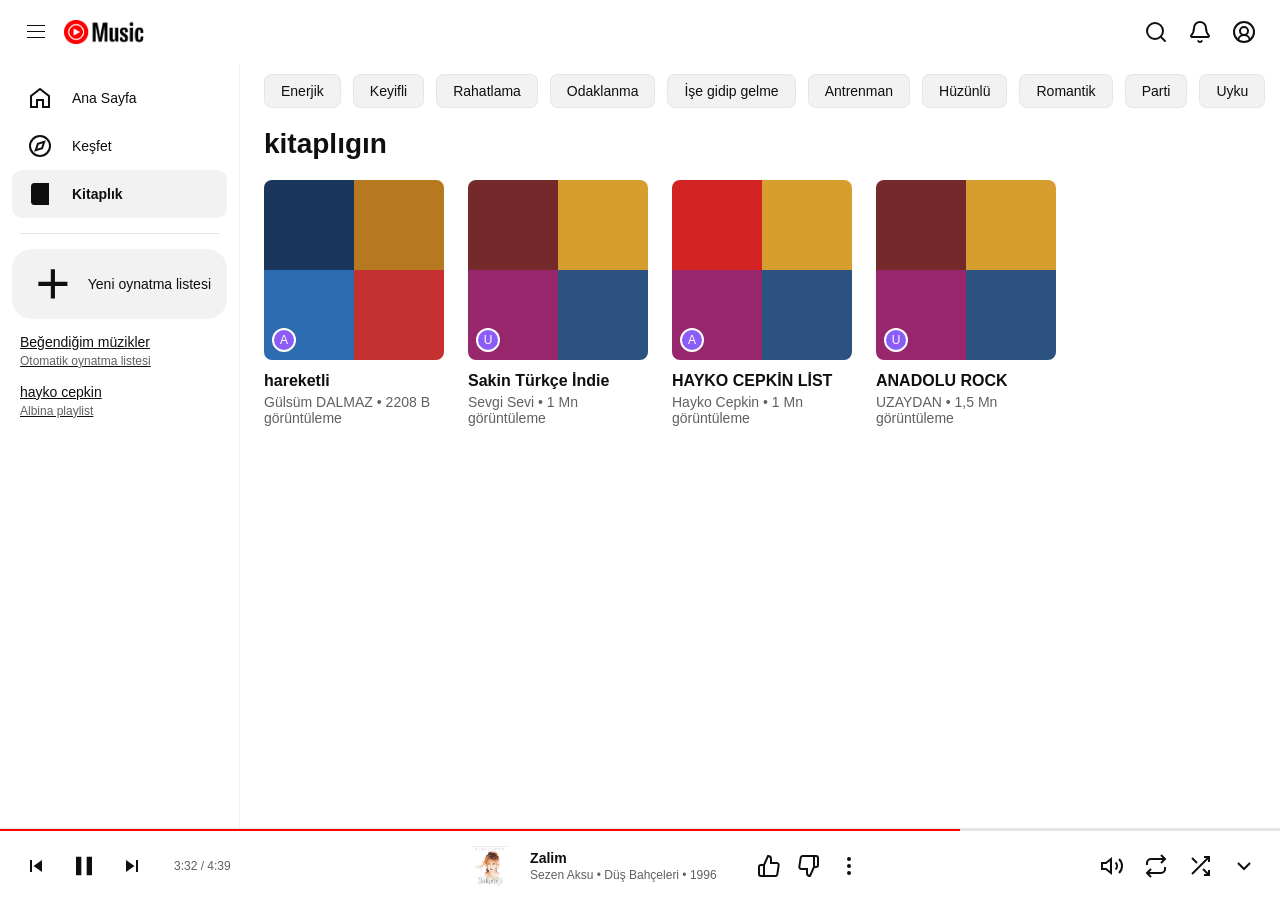
<file: kitaplik.html>
<!DOCTYPE html>
<html lang="tr">
<head>
    <meta charset="UTF-8">
    <meta name="viewport" content="width=device-width, initial-scale=1.0">
    <title>YT Müzik</title>
    <link rel="stylesheet" href="style.css">
</head>
<body>
    
    <header class="ust-menu">
        <div class="logo-alani">
            <svg id="hamburgerBtn" class="hamburger-ikon" viewBox="0 0 24 24" fill="currentColor">
                <path d="M21 6H3V5h18v1zm0 5H3v1h18v-1zm0 6H3v1h18v-1z"></path>
            </svg>
            <img src="resimler/logo.png" alt="Site Logosu" class="logo">
          
        </div>
        
        <div class="ikon-alani">
            <svg class="arama" xmlns="http://www.w3.org/2000/svg" width="24" height="24" viewBox="0 0 24 24" fill="none" stroke="currentColor" stroke-width="2" stroke-linecap="round" stroke-linejoin="round">
                <circle cx="11" cy="11" r="8"/><line x1="21" y1="21" x2="16.65" y2="16.65"/>
            </svg>
            <svg class="zil" xmlns="http://www.w3.org/2000/svg" width="24" height="24" viewBox="0 0 24 24" fill="none" stroke="currentColor" stroke-width="2" stroke-linecap="round" stroke-linejoin="round">
                <path d="M10.268 21a2 2 0 0 0 3.464 0"/><path d="M3.262 15.326A1 1 0 0 0 4 17h16a1 1 0 0 0 .74-1.673C19.41 13.956 18 12.499 18 8A6 6 0 0 0 6 8c0 4.499-1.411 5.956-2.738 7.326"/>
            </svg>
            <svg class="profil" xmlns="http://www.w3.org/2000/svg" width="24" height="24" viewBox="0 0 24 24" fill="none" stroke="currentColor" stroke-width="2" stroke-linecap="round" stroke-linejoin="round">
                <path d="M17.925 20.056a6 6 0 0 0-11.851.001"/><circle cx="12" cy="11" r="4"/><circle cx="12" cy="12" r="10"/>
            </svg>
        </div>
    </header>

    <div class="ana-duzen">
        
        <aside class="genis-yan-menu" id="yanMenu">
            <nav class="ana-navigasyon">
                <a href="index.html" class="nav-oge ">
                    <svg viewBox="0 0 24 24" fill="none" stroke="currentColor" stroke-width="2"><path d="M12 3l-9 7v11h6v-7h6v7h6V10z"/></svg>
                    <span>Ana Sayfa</span>
                </a>
                <a href="kesfet.html" class="nav-oge">
                    <svg viewBox="0 0 24 24" fill="none" stroke="currentColor" stroke-width="2"><circle cx="12" cy="12" r="10"/><polygon points="16.24 7.76 14.12 14.12 7.76 16.24 9.88 9.88 16.24 7.76"/></svg>
                    <span>Keşfet</span>
                </a>
                <a href="kitaplik.html" class="nav-oge aktif">
                    <svg viewBox="0 0 24 24" fill="currentColor" stroke="currentColor" stroke-width="2"><path d="M4 19.5A2.5 2.5 0 0 1 6.5 17H20"/><path d="M6.5 2H20v20H6.5A2.5 2.5 0 0 1 4 19.5v-15A2.5 2.5 0 0 1 6.5 2z"/></svg>
                    <span>Kitaplık</span>
                </a>
            </nav>

            <hr class="ayirici">

            <div class="yeni-liste-alani">
                <button class="yeni-liste-btn">
                    <svg viewBox="0 0 24 24" fill="currentColor"><path d="M19 13h-6v6h-2v-6H5v-2h6V5h2v6h6v2z"/></svg>
                    <span>Yeni oynatma listesi</span>
                </button>
            </div>

            <div class="kullanici-listeleri">
                <div class="liste-oge">
                <a href="liste.html"> <h4>Beğendiğim müzikler</h4>
                    <p>Otomatik oynatma listesi</p></a>
                </div>
                <div class="liste-oge">
                   <a href="favmuzik.html"><h4>hayko cepkin</h4>
                    <p>Albina playlist</p></a> 
                </div>
            </div>
        </aside>

        <main class="icerik-alani">
            
            <div class="filtre-cubugu">
                <button onclick="window.location.href='enerjik.html'" class="kategori-btn">Enerjik</button>
                <button onclick="window.location.href='keyifli.html'" class="kategori-btn">Keyifli</button>
                <button onclick="window.location.href='rahatlama.html'" class="kategori-btn">Rahatlama</button>
                <button onclick="window.location.href='odaklanma.html'" class="kategori-btn">Odaklanma</button>
                <button class="kategori-btn">İşe gidip gelme</button>
                <button class="kategori-btn">Antrenman</button>
                <button class="kategori-btn">Hüzünlü</button>
                <button class="kategori-btn">Romantik</button>
                <button class="kategori-btn">Parti</button>
                <button class="kategori-btn">Uyku</button>
            </div>

            <section class="kategori-bolumu">
                <div class="bolum-basligi">
                    <h2>kitaplıgın</h2>
                </div>

                <div class="kart-kapsayici">
                    <div class="sarki-karti">
                        <div class="kart-resim-alani">
                            <div class="dortlu-resim">
                                <div class="parca" style="background-color: #1a365d;"></div>
                                <div class="parca" style="background-color: #b7791f;"></div>
                                <div class="parca" style="background-color: #2b6cb0;"></div>
                                <div class="parca" style="background-color: #c53030;"></div>
                            </div>
                            <div class="kart-avatar-metin">A</div>
                        </div>
                        <div class="kart-bilgi">
                            <h3>hareketli</h3>
                            <p>Gülsüm DALMAZ • 2208 B görüntüleme</p>
                        </div>
                    </div>

                    <div class="sarki-karti">
                        <div class="kart-resim-alani">
                            <div class="dortlu-resim">
                                <div class="parca" style="background-color: #742a2a;"></div>
                                <div class="parca" style="background-color: #d69e2e;"></div>
                                <div class="parca" style="background-color: #97266d;"></div>
                                <div class="parca" style="background-color: #2c5282;"></div>
                            </div>
                            <div class="kart-avatar-metin">U</div>
                        </div>
                        <div class="kart-bilgi">
                            <h3>Sakin Türkçe İndie</h3>
                            <p>Sevgi Sevi • 1 Mn görüntüleme</p>
                        </div>
                    </div>
                    <div class="sarki-karti">
                        <div class="kart-resim-alani">
                            <div class="dortlu-resim">
                                <div class="parca" style="background-color: #d32323;"></div>
                                <div class="parca" style="background-color: #d69e2e;"></div>
                                <div class="parca" style="background-color: #97266d;"></div>
                                <div class="parca" style="background-color: #2c5282;"></div>
                            </div>
                            <div class="kart-avatar-metin">A</div>
                        </div>
                        <div class="kart-bilgi">
                            <h3>HAYKO CEPKİN LİST</h3>
                            <p>Hayko Cepkin • 1 Mn görüntüleme</p>
                        </div>
                    </div>
                    <div class="sarki-karti">
                        <div class="kart-resim-alani">
                            <div class="dortlu-resim">
                                <div class="parca" style="background-color: #742a2a;"></div>
                                <div class="parca" style="background-color: #d69e2e;"></div>
                                <div class="parca" style="background-color: #97266d;"></div>
                                <div class="parca" style="background-color: #2c5282;"></div>
                            </div>
                            <div class="kart-avatar-metin">U</div>
                        </div>
                        <div class="kart-bilgi">    
                            <h3>ANADOLU ROCK</h3>
                            <p>UZAYDAN • 1,5 Mn görüntüleme</p>
                        </div>
                    </div>
                </div>
            </section>
        </main>
    </div>

    <script>
        const hamburgerBtn = document.getElementById('hamburgerBtn');
        const yanMenu = document.getElementById('yanMenu');

        hamburgerBtn.addEventListener('click', function() {
            yanMenu.classList.toggle('kapali');
        });
    </script>
    <footer class="alt-oynatici">
    <div class="ilerleme-cubugu">
        <div class="ilerleme-kirmizi" style="width: 75%;"></div>
    </div>

    <div class="oynatici-ic">
        
        <div class="oynatici-sol">
            <svg viewBox="0 0 24 24" fill="currentColor"><path d="M6 6h2v12H6zm3.5 6l8.5 6V6z"/></svg> <svg viewBox="0 0 24 24" fill="currentColor" class="pause-ikon"><path d="M6 19h4V5H6v14zm8-14v14h4V5h-4z"/></svg> <svg viewBox="0 0 24 24" fill="currentColor"><path d="M6 18l8.5-6L6 6v12zM16 6v12h2V6h-2z"/></svg> <span class="sure">3:32 / 4:39</span>
        </div>

        <div class="oynatici-orta">
            <img src="resimler/album1.png" alt="Kapak" class="sarki-kapak" style="background: #ccc;">
            <div class="sarki-kisa-bilgi">
                <h4>Zalim</h4>
                <p>Sezen Aksu • Düş Bahçeleri • 1996</p>
            </div>
            <div class="orta-aksiyonlar">
                <svg viewBox="0 0 24 24" fill="none" stroke="currentColor" stroke-width="2"><path d="M14 9V5a3 3 0 0 0-3-3l-4 9v11h11.28a2 2 0 0 0 2-1.7l1.38-9a2 2 0 0 0-2-2.3zM7 22H4a2 2 0 0 1-2-2v-7a2 2 0 0 1 2-2h3"/></svg> <svg viewBox="0 0 24 24" fill="none" stroke="currentColor" stroke-width="2"><path d="M10 15v4a3 3 0 0 0 3 3l4-9V2H5.72a2 2 0 0 0-2 1.7l-1.38 9a2 2 0 0 0 2 2.3zm7-13h2a2 2 0 0 1 2 2v7a2 2 0 0 1-2 2h-2"/></svg> <svg viewBox="0 0 24 24" fill="currentColor"><circle cx="12" cy="12" r="2"/><circle cx="12" cy="5" r="2"/><circle cx="12" cy="19" r="2"/></svg> </div>
        </div>

        <div class="oynatici-sag">
            <svg viewBox="0 0 24 24" fill="none" stroke="currentColor" stroke-width="2"><polygon points="11 5 6 9 2 9 2 15 6 15 11 19 11 5"/><path d="M19.07 4.93a10 10 0 0 1 0 14.14M15.54 8.46a5 5 0 0 1 0 7.07"/></svg> <svg viewBox="0 0 24 24" fill="none" stroke="currentColor" stroke-width="2"><polyline points="17 1 21 5 17 9"/><path d="M3 11V9a4 4 0 0 1 4-4h14M7 23l-4-4 4-4"/><path d="M21 13v2a4 4 0 0 1-4 4H3"/></svg> <svg viewBox="0 0 24 24" fill="none" stroke="currentColor" stroke-width="2"><polyline points="16 3 21 3 21 8"/><line x1="4" y1="20" x2="21" y2="3"/><polyline points="21 16 21 21 16 21"/><line x1="15" y1="15" x2="21" y2="21"/><line x1="4" y1="4" x2="9" y2="9"/></svg> <svg viewBox="0 0 24 24" fill="none" stroke="currentColor" stroke-width="2"><polyline points="6 9 12 15 18 9"/></svg> </div>

    </div>
</footer>
</body>
</html>
</file>
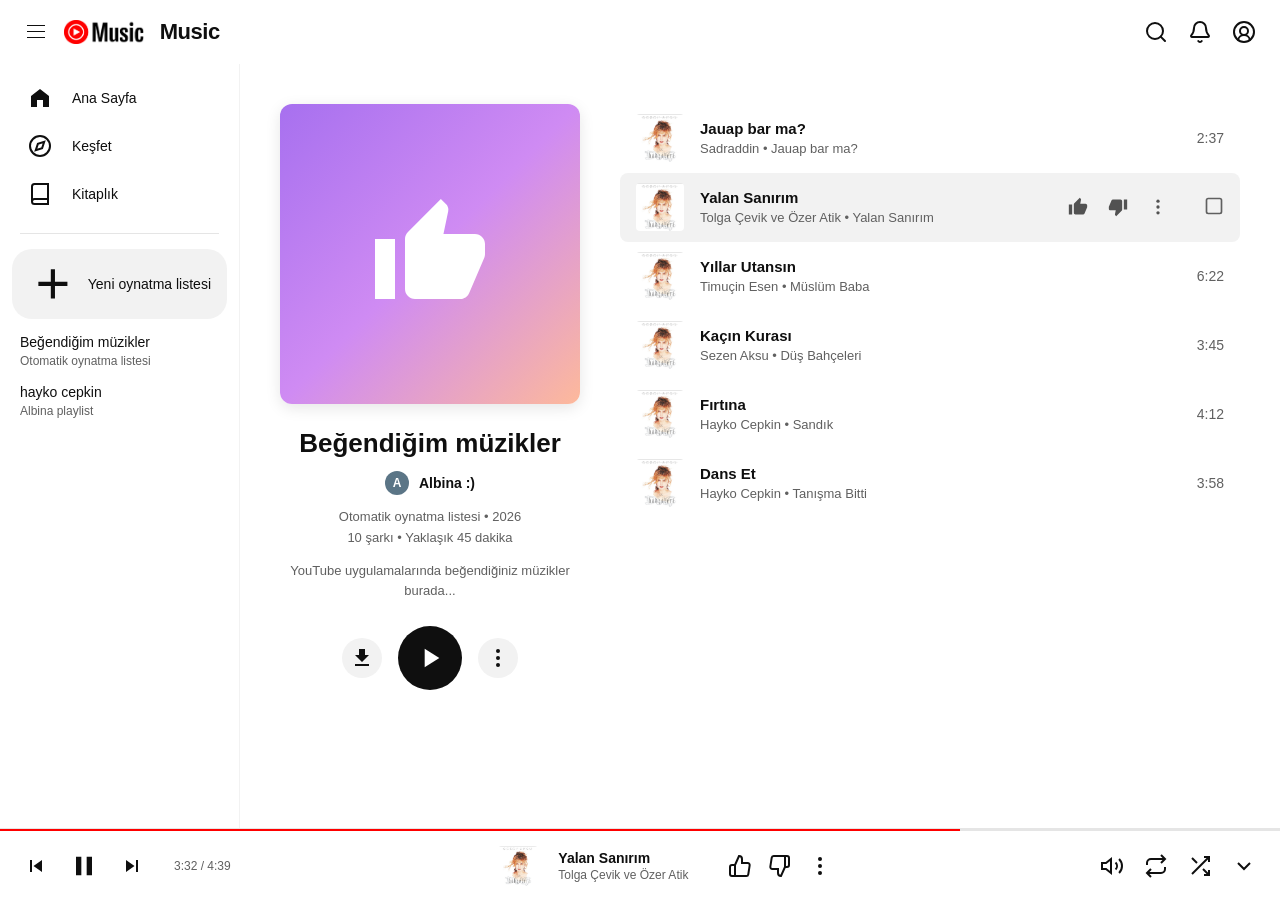
<file: liste.html>
<!DOCTYPE html>
<html lang="tr">
<head>
    <meta charset="UTF-8">
    <meta name="viewport" content="width=device-width, initial-scale=1.0">
    <title>YT Müzik - Beğendiğim Müzikler</title>
    <link rel="stylesheet" href="style.css">
</head>
<body>
    
    <header class="ust-menu">
        <div class="logo-alani">
            <svg id="hamburgerBtn" class="hamburger-ikon" viewBox="0 0 24 24" fill="currentColor">
                <path d="M21 6H3V5h18v1zm0 5H3v1h18v-1zm0 6H3v1h18v-1z"></path>
            </svg>
            <img src="resimler/logo.png" alt="Site Logosu" class="logo">
            <span class="logo-metin">Music</span>
        </div>
        
        <div class="ikon-alani">
            <svg class="arama" viewBox="0 0 24 24" fill="none" stroke="currentColor" stroke-width="2" stroke-linecap="round" stroke-linejoin="round">
                <circle cx="11" cy="11" r="8"/><line x1="21" y1="21" x2="16.65" y2="16.65"/>
            </svg>
            <svg class="zil" viewBox="0 0 24 24" fill="none" stroke="currentColor" stroke-width="2" stroke-linecap="round" stroke-linejoin="round">
                <path d="M10.268 21a2 2 0 0 0 3.464 0"/><path d="M3.262 15.326A1 1 0 0 0 4 17h16a1 1 0 0 0 .74-1.673C19.41 13.956 18 12.499 18 8A6 6 0 0 0 6 8c0 4.499-1.411 5.956-2.738 7.326"/>
            </svg>
            <svg class="profil" viewBox="0 0 24 24" fill="none" stroke="currentColor" stroke-width="2" stroke-linecap="round" stroke-linejoin="round">
                <path d="M17.925 20.056a6 6 0 0 0-11.851.001"/><circle cx="12" cy="11" r="4"/><circle cx="12" cy="12" r="10"/>
            </svg>
        </div>
    </header>

    <div class="ana-duzen">
        
        <aside class="genis-yan-menu" id="yanMenu">
            <nav class="ana-navigasyon">
                <a href="#" class="nav-oge">
                    <svg viewBox="0 0 24 24" fill="currentColor"><path d="M12 3l-9 7v11h6v-7h6v7h6V10z"/></svg>
                    <span>Ana Sayfa</span>
                </a>
                <a href="kesfet.html" class="nav-oge">
                    <svg viewBox="0 0 24 24" fill="none" stroke="currentColor" stroke-width="2"><circle cx="12" cy="12" r="10"/><polygon points="16.24 7.76 14.12 14.12 7.76 16.24 9.88 9.88 16.24 7.76"/></svg>
                    <span>Keşfet</span>
                </a>
                <a href="kitaplik.html" class="nav-oge">
                    <svg viewBox="0 0 24 24" fill="none" stroke="currentColor" stroke-width="2"><path d="M4 19.5A2.5 2.5 0 0 1 6.5 17H20"/><path d="M6.5 2H20v20H6.5A2.5 2.5 0 0 1 4 19.5v-15A2.5 2.5 0 0 1 6.5 2z"/></svg>
                    <span>Kitaplık</span>
                </a>
            </nav>

            <hr class="ayirici">

            <div class="yeni-liste-alani">
                <button class="yeni-liste-btn">
                    <svg viewBox="0 0 24 24" fill="currentColor"><path d="M19 13h-6v6h-2v-6H5v-2h6V5h2v6h6v2z"/></svg>
                    <span>Yeni oynatma listesi</span>
                </button>
            </div>

            <div class="kullanici-listeleri">
                <div class="liste-oge">
                    <a href="favmuzik.html" class="liste-link">
                        <h4>Beğendiğim müzikler</h4>
                        <p>Otomatik oynatma listesi</p>
                    </a>
                </div>
                <div class="liste-oge">
                    <a href="liste.html" class="liste-link">
                        <h4>hayko cepkin</h4>
                        <p>Albina playlist</p>
                    </a>
                </div>
            </div>
        </aside>

        <main class="icerik-alani liste-sayfasi">
            
            <div class="liste-sol-bilgi">
                <div class="liste-kapak">
                    <svg viewBox="0 0 24 24" fill="white" class="kapak-ikon"><path d="M1 21h4V9H1v12zm22-11c0-1.1-.9-2-2-2h-6.31l.95-4.57.03-.32c0-.41-.17-.79-.44-1.06L14.17 1 7.59 7.59C7.22 7.95 7 8.45 7 9v10c0 1.1.9 2 2 2h9c.83 0 1.54-.5 1.84-1.22l3.02-7.05c.09-.23.14-.47.14-.73v-2z"/></svg>
                </div>
                <h1 class="liste-baslik">Beğendiğim müzikler</h1>
                <div class="liste-profil">
                    <div class="profil-harf">A</div>
                    <span>Albina :)</span>
                </div>
                <div class="liste-detay">
                    <p>Otomatik oynatma listesi • 2026</p>
                    <p>10 şarkı • Yaklaşık 45 dakika</p>
                    <p class="liste-aciklama">YouTube uygulamalarında beğendiğiniz müzikler burada...</p>
                </div>
                <div class="liste-butonlar">
                    <button class="yuvarlak-btn">
                        <svg viewBox="0 0 24 24" fill="currentColor" width="24" height="24"><path d="M19 9h-4V3H9v6H5l7 7 7-7zM5 18v2h14v-2H5z"/></svg>
                    </button>
                    <button class="oynat-btn">
                        <svg viewBox="0 0 24 24" fill="currentColor" width="32" height="32"><path d="M8 5v14l11-7z"/></svg>
                    </button>
                    <button class="yuvarlak-btn">
                        <svg viewBox="0 0 24 24" fill="currentColor" width="24" height="24"><circle cx="12" cy="12" r="2"/><circle cx="12" cy="5" r="2"/><circle cx="12" cy="19" r="2"/></svg>
                    </button>
                </div>
            </div>

            <div class="sarki-listesi-sag">
                
                <div class="liste-satir">
                    <img src="resimler/album1.png" alt="Kapak" class="satir-resim" style="background: #ccc;">
                    <div class="satir-bilgi">
                        <h4>Jauap bar ma?</h4>
                        <p>Sadraddin • Jauap bar ma?</p>
                    </div>
                    <div class="satir-aksiyon"><svg viewBox="0 0 24 24" fill="currentColor" width="20" height="20"><path d="M1 21h4V9H1v12zm22-11c0-1.1-.9-2-2-2h-6.31l.95-4.57.03-.32c0-.41-.17-.79-.44-1.06L14.17 1 7.59 7.59C7.22 7.95 7 8.45 7 9v10c0 1.1.9 2 2 2h9c.83 0 1.54-.5 1.84-1.22l3.02-7.05c.09-.23.14-.47.14-.73v-2z"/></svg></div>
                    <div class="satir-sure">2:37</div>
                </div>

                <div class="liste-satir aktif-satir">
                    <img src="resimler/album1.png" alt="Kapak" class="satir-resim" style="background: #888;">
                    <div class="satir-bilgi">
                        <h4>Yalan Sanırım</h4>
                        <p>Tolga Çevik ve Özer Atik • Yalan Sanırım</p>
                    </div>
                    <div class="satir-aksiyon gorunur">
                        <svg viewBox="0 0 24 24" fill="currentColor" width="20" height="20"><path d="M1 21h4V9H1v12zm22-11c0-1.1-.9-2-2-2h-6.31l.95-4.57.03-.32c0-.41-.17-.79-.44-1.06L14.17 1 7.59 7.59C7.22 7.95 7 8.45 7 9v10c0 1.1.9 2 2 2h9c.83 0 1.54-.5 1.84-1.22l3.02-7.05c.09-.23.14-.47.14-.73v-2z"/></svg>
                        <svg viewBox="0 0 24 24" fill="currentColor" width="20" height="20"><path d="M15 3H6c-.83 0-1.54.5-1.84 1.22l-3.02 7.05c-.09.23-.14.47-.14.73v2c0 1.1.9 2 2 2h6.31l-.95 4.57-.03.32c0 .41.17.79.44 1.06L9.83 23l6.59-6.59c.36-.36.58-.86.58-1.41V5c0-1.1-.9-2-2-2zm4 0v12h4V3h-4z"/></svg>
                        <svg viewBox="0 0 24 24" fill="currentColor" width="20" height="20"><circle cx="12" cy="12" r="2"/><circle cx="12" cy="5" r="2"/><circle cx="12" cy="19" r="2"/></svg>
                    </div>
                    <div class="satir-sure">
                        <svg viewBox="0 0 24 24" fill="none" stroke="currentColor" stroke-width="2" width="20" height="20"><rect x="3" y="3" width="18" height="18" rx="2" ry="2"/></svg>
                    </div>
                </div>

                <div class="liste-satir">
                    <img src="resimler/album1.png" alt="Kapak" class="satir-resim" style="background: #444;">
                    <div class="satir-bilgi">
                        <h4>Yıllar Utansın</h4>
                        <p>Timuçin Esen • Müslüm Baba</p>
                    </div>
                    <div class="satir-aksiyon"><svg viewBox="0 0 24 24" fill="currentColor" width="20" height="20"><path d="M1 21h4V9H1v12zm22-11c0-1.1-.9-2-2-2h-6.31l.95-4.57.03-.32c0-.41-.17-.79-.44-1.06L14.17 1 7.59 7.59C7.22 7.95 7 8.45 7 9v10c0 1.1.9 2 2 2h9c.83 0 1.54-.5 1.84-1.22l3.02-7.05c.09-.23.14-.47.14-.73v-2z"/></svg></div>
                    <div class="satir-sure">6:22</div>
                </div>

                <div class="liste-satir">
                    <img src="resimler/album1.png" alt="Kapak" class="satir-resim" style="background: #e74c3c;">
                    <div class="satir-bilgi">
                        <h4>Kaçın Kurası</h4>
                        <p>Sezen Aksu • Düş Bahçeleri</p>
                    </div>
                    <div class="satir-aksiyon"><svg viewBox="0 0 24 24" fill="currentColor" width="20" height="20"><path d="M1 21h4V9H1v12zm22-11c0-1.1-.9-2-2-2h-6.31l.95-4.57.03-.32c0-.41-.17-.79-.44-1.06L14.17 1 7.59 7.59C7.22 7.95 7 8.45 7 9v10c0 1.1.9 2 2 2h9c.83 0 1.54-.5 1.84-1.22l3.02-7.05c.09-.23.14-.47.14-.73v-2z"/></svg></div>
                    <div class="satir-sure">3:45</div>
                </div>

                <div class="liste-satir">
                    <img src="resimler/album1.png" alt="Kapak" class="satir-resim" style="background: #2ecc71;">
                    <div class="satir-bilgi">
                        <h4>Fırtına</h4>
                        <p>Hayko Cepkin • Sandık</p>
                    </div>
                    <div class="satir-aksiyon"><svg viewBox="0 0 24 24" fill="currentColor" width="20" height="20"><path d="M1 21h4V9H1v12zm22-11c0-1.1-.9-2-2-2h-6.31l.95-4.57.03-.32c0-.41-.17-.79-.44-1.06L14.17 1 7.59 7.59C7.22 7.95 7 8.45 7 9v10c0 1.1.9 2 2 2h9c.83 0 1.54-.5 1.84-1.22l3.02-7.05c.09-.23.14-.47.14-.73v-2z"/></svg></div>
                    <div class="satir-sure">4:12</div>
                </div>

                <div class="liste-satir">
                    <img src="resimler/album1.png" alt="Kapak" class="satir-resim" style="background: #3498db;">
                    <div class="satir-bilgi">
                        <h4>Dans Et</h4>
                        <p>Hayko Cepkin • Tanışma Bitti</p>
                    </div>
                    <div class="satir-aksiyon"><svg viewBox="0 0 24 24" fill="currentColor" width="20" height="20"><path d="M1 21h4V9H1v12zm22-11c0-1.1-.9-2-2-2h-6.31l.95-4.57.03-.32c0-.41-.17-.79-.44-1.06L14.17 1 7.59 7.59C7.22 7.95 7 8.45 7 9v10c0 1.1.9 2 2 2h9c.83 0 1.54-.5 1.84-1.22l3.02-7.05c.09-.23.14-.47.14-.73v-2z"/></svg></div>
                    <div class="satir-sure">3:58</div>
                </div>

                
                
            </div>
        </main>
    </div>

    <footer class="alt-oynatici">
        <div class="ilerleme-cubugu">
            <div class="ilerleme-kirmizi" style="width: 75%;"></div>
        </div>
        <div class="oynatici-ic">
            <div class="oynatici-sol">
                <svg viewBox="0 0 24 24" fill="currentColor"><path d="M6 6h2v12H6zm3.5 6l8.5 6V6z"/></svg>
                <svg viewBox="0 0 24 24" fill="currentColor" class="pause-ikon"><path d="M6 19h4V5H6v14zm8-14v14h4V5h-4z"/></svg>
                <svg viewBox="0 0 24 24" fill="currentColor"><path d="M6 18l8.5-6L6 6v12zM16 6v12h2V6h-2z"/></svg>
                <span class="sure">3:32 / 4:39</span>
            </div>
            <div class="oynatici-orta">
                <img src="resimler/album1.png" alt="Kapak" class="sarki-kapak" style="background: #888;">
                <div class="sarki-kisa-bilgi">
                    <h4>Yalan Sanırım</h4>
                    <p>Tolga Çevik ve Özer Atik</p>
                </div>
                <div class="orta-aksiyonlar">
                    <svg viewBox="0 0 24 24" fill="none" stroke="currentColor" stroke-width="2"><path d="M14 9V5a3 3 0 0 0-3-3l-4 9v11h11.28a2 2 0 0 0 2-1.7l1.38-9a2 2 0 0 0-2-2.3zM7 22H4a2 2 0 0 1-2-2v-7a2 2 0 0 1 2-2h3"/></svg>
                    <svg viewBox="0 0 24 24" fill="none" stroke="currentColor" stroke-width="2"><path d="M10 15v4a3 3 0 0 0 3 3l4-9V2H5.72a2 2 0 0 0-2 1.7l-1.38 9a2 2 0 0 0 2 2.3zm7-13h2a2 2 0 0 1 2 2v7a2 2 0 0 1-2 2h-2"/></svg>
                    <svg viewBox="0 0 24 24" fill="currentColor"><circle cx="12" cy="12" r="2"/><circle cx="12" cy="5" r="2"/><circle cx="12" cy="19" r="2"/></svg>
                </div>
            </div>
            <div class="oynatici-sag">
                <svg viewBox="0 0 24 24" fill="none" stroke="currentColor" stroke-width="2"><polygon points="11 5 6 9 2 9 2 15 6 15 11 19 11 5"/><path d="M19.07 4.93a10 10 0 0 1 0 14.14M15.54 8.46a5 5 0 0 1 0 7.07"/></svg>
                <svg viewBox="0 0 24 24" fill="none" stroke="currentColor" stroke-width="2"><polyline points="17 1 21 5 17 9"/><path d="M3 11V9a4 4 0 0 1 4-4h14M7 23l-4-4 4-4"/><path d="M21 13v2a4 4 0 0 1-4 4H3"/></svg>
                <svg viewBox="0 0 24 24" fill="none" stroke="currentColor" stroke-width="2"><polyline points="16 3 21 3 21 8"/><line x1="4" y1="20" x2="21" y2="3"/><polyline points="21 16 21 21 16 21"/><line x1="15" y1="15" x2="21" y2="21"/><line x1="4" y1="4" x2="9" y2="9"/></svg>
                <svg viewBox="0 0 24 24" fill="none" stroke="currentColor" stroke-width="2"><polyline points="6 9 12 15 18 9"/></svg>
            </div>
        </div>
    </footer>

    <script>
        const hamburgerBtn = document.getElementById('hamburgerBtn');
        const yanMenu = document.getElementById('yanMenu');
        hamburgerBtn.addEventListener('click', function() {
            yanMenu.classList.toggle('kapali');
        });
    </script>
</body>
</html>
</file>
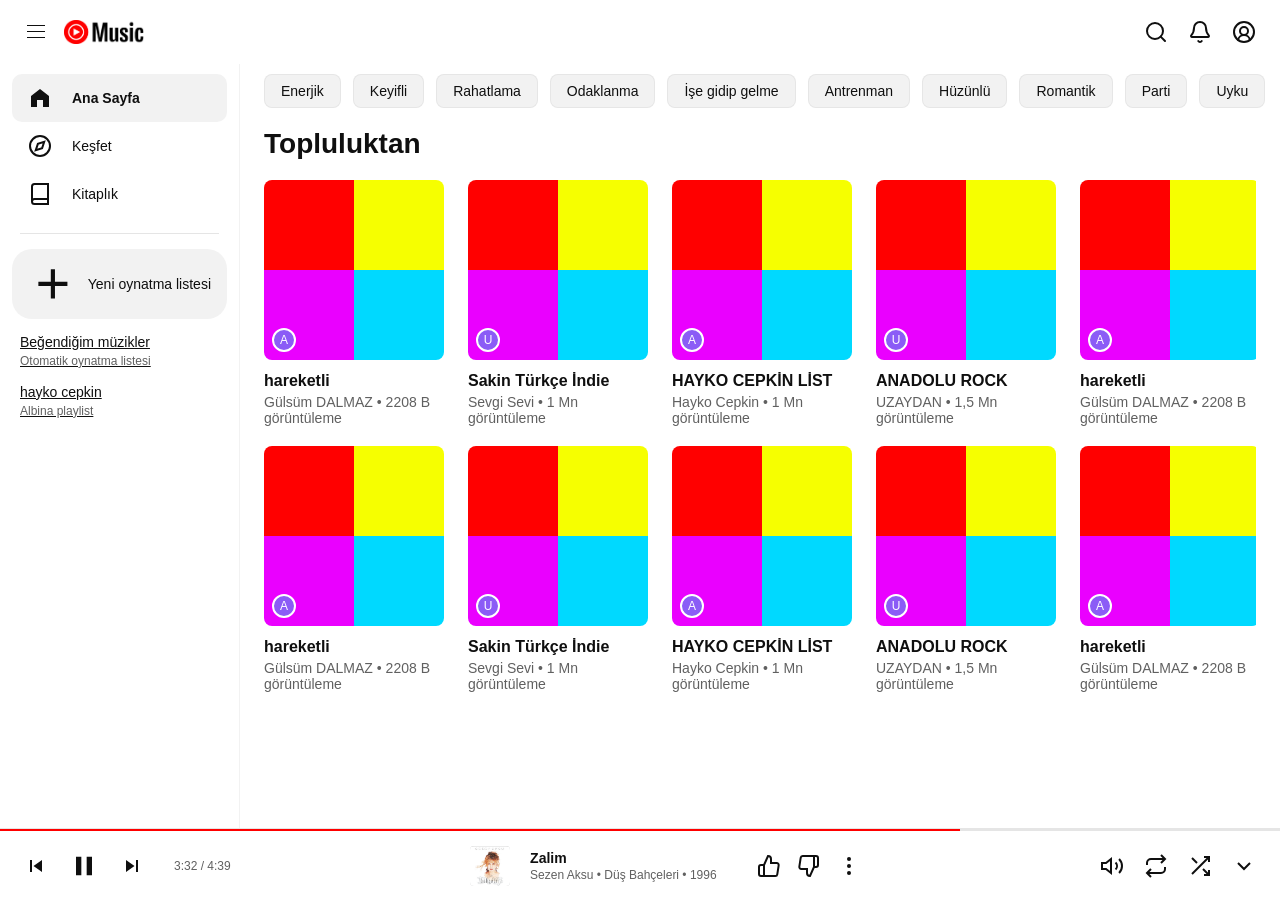
<file: odaklanma.html>
<!DOCTYPE html>
<html lang="tr">
<head>
    <meta charset="UTF-8">
    <meta name="viewport" content="width=device-width, initial-scale=1.0">
    <title>YT Müzik</title>
    <link rel="stylesheet" href="style.css">
</head>
<body>
    
    <header class="ust-menu">
        <div class="logo-alani">
            <svg id="hamburgerBtn" class="hamburger-ikon" viewBox="0 0 24 24" fill="currentColor">
                <path d="M21 6H3V5h18v1zm0 5H3v1h18v-1zm0 6H3v1h18v-1z"></path>
            </svg>
            <img src="resimler/logo.png" alt="Site Logosu" class="logo">
          
        </div>
        
        <div class="ikon-alani">
            <svg class="arama" xmlns="http://www.w3.org/2000/svg" width="24" height="24" viewBox="0 0 24 24" fill="none" stroke="currentColor" stroke-width="2" stroke-linecap="round" stroke-linejoin="round">
                <circle cx="11" cy="11" r="8"/><line x1="21" y1="21" x2="16.65" y2="16.65"/>
            </svg>
            <svg class="zil" xmlns="http://www.w3.org/2000/svg" width="24" height="24" viewBox="0 0 24 24" fill="none" stroke="currentColor" stroke-width="2" stroke-linecap="round" stroke-linejoin="round">
                <path d="M10.268 21a2 2 0 0 0 3.464 0"/><path d="M3.262 15.326A1 1 0 0 0 4 17h16a1 1 0 0 0 .74-1.673C19.41 13.956 18 12.499 18 8A6 6 0 0 0 6 8c0 4.499-1.411 5.956-2.738 7.326"/>
            </svg>
            <svg class="profil" xmlns="http://www.w3.org/2000/svg" width="24" height="24" viewBox="0 0 24 24" fill="none" stroke="currentColor" stroke-width="2" stroke-linecap="round" stroke-linejoin="round">
                <path d="M17.925 20.056a6 6 0 0 0-11.851.001"/><circle cx="12" cy="11" r="4"/><circle cx="12" cy="12" r="10"/>
            </svg>
        </div>
    </header>

    <div class="ana-duzen">
        
        <aside class="genis-yan-menu" id="yanMenu">
            <nav class="ana-navigasyon">
                <a href="index.html" class="nav-oge aktif">
                    <svg viewBox="0 0 24 24" fill="currentColor"><path d="M12 3l-9 7v11h6v-7h6v7h6V10z"/></svg>
                    <span>Ana Sayfa</span>
                </a>
                <a href="kesfet.html" class="nav-oge">
                    <svg viewBox="0 0 24 24" fill="none" stroke="currentColor" stroke-width="2"><circle cx="12" cy="12" r="10"/><polygon points="16.24 7.76 14.12 14.12 7.76 16.24 9.88 9.88 16.24 7.76"/></svg>
                    <span>Keşfet</span>
                </a>
                <a href="kitaplik.html" class="nav-oge">
                    <svg viewBox="0 0 24 24" fill="none" stroke="currentColor" stroke-width="2"><path d="M4 19.5A2.5 2.5 0 0 1 6.5 17H20"/><path d="M6.5 2H20v20H6.5A2.5 2.5 0 0 1 4 19.5v-15A2.5 2.5 0 0 1 6.5 2z"/></svg>
                    <span>Kitaplık</span>
                </a>
            </nav>

            <hr class="ayirici">

            <div class="yeni-liste-alani">
                <button class="yeni-liste-btn">
                    <svg viewBox="0 0 24 24" fill="currentColor"><path d="M19 13h-6v6h-2v-6H5v-2h6V5h2v6h6v2z"/></svg>
                    <span>Yeni oynatma listesi</span>
                </button>
            </div>

            <div class="kullanici-listeleri">
                <div class="liste-oge">
                <a href="liste.html"> <h4>Beğendiğim müzikler</h4>
                    <p>Otomatik oynatma listesi</p></a>
                </div>
                <div class="liste-oge">
                   <a href="favmuzik.html"><h4>hayko cepkin</h4>
                    <p>Albina playlist</p></a> 
                </div>
            </div>
        </aside>

        <main class="icerik-alani">
            
            <div class="filtre-cubugu">
                <button onclick="window.location.href='enerjik.html'" class="kategori-btn">Enerjik</button>
                <button onclick="window.location.href='keyifli.html'" class="kategori-btn">Keyifli</button>
                <button onclick="window.location.href='rahatlama.html'" class="kategori-btn">Rahatlama</button>
                <button onclick="window.location.href='odaklanma.html'" class="kategori-btn">Odaklanma</button>
                <button class="kategori-btn">İşe gidip gelme</button>
                <button class="kategori-btn">Antrenman</button>
                <button class="kategori-btn">Hüzünlü</button>
                <button class="kategori-btn">Romantik</button>
                <button class="kategori-btn">Parti</button>
                <button class="kategori-btn">Uyku</button>
            </div>

            <section class="kategori-bolumu">
                <div class="bolum-basligi">
                    <h2>Topluluktan</h2>
                </div>

                <div class="kart-kapsayici">
                    <div class="sarki-karti">
                        <div class="kart-resim-alani">
                            <div class="dortlu-resim">
                                <div class="parca" style="background-color: #ff0000;"></div>
                                <div class="parca" style="background-color: #f6ff00;"></div>
                                <div class="parca" style="background-color: #ea00ff;"></div>
                                <div class="parca" style="background-color: #00d9ff;"></div>
                            </div>
                            <div class="kart-avatar-metin">A</div>
                        </div>
                        <div class="kart-bilgi">
                            <h3>hareketli</h3>
                            <p>Gülsüm DALMAZ • 2208 B görüntüleme</p>
                        </div>
                    </div>

                    <div class="sarki-karti">
                        <div class="kart-resim-alani">
                            <div class="dortlu-resim">
                               <div class="parca" style="background-color: #ff0000;"></div>
                                <div class="parca" style="background-color: #f6ff00;"></div>
                                <div class="parca" style="background-color: #ea00ff;"></div>
                                <div class="parca" style="background-color: #00d9ff;"></div>
                            </div>
                            <div class="kart-avatar-metin">U</div>
                        </div>
                        <div class="kart-bilgi">
                            <h3>Sakin Türkçe İndie</h3>
                            <p>Sevgi Sevi • 1 Mn görüntüleme</p>
                        </div>
                    </div>
                    <div class="sarki-karti">
                        <div class="kart-resim-alani">
                            <div class="dortlu-resim">
                                <div class="parca" style="background-color: #ff0000;"></div>
                                <div class="parca" style="background-color: #f6ff00;"></div>
                                <div class="parca" style="background-color: #ea00ff;"></div>
                                <div class="parca" style="background-color: #00d9ff;"></div>
                            </div>
                            <div class="kart-avatar-metin">A</div>
                        </div>
                        <div class="kart-bilgi">
                            <h3>HAYKO CEPKİN LİST</h3>
                            <p>Hayko Cepkin • 1 Mn görüntüleme</p>
                        </div>
                    </div>
                    <div class="sarki-karti">
                        <div class="kart-resim-alani">
                            <div class="dortlu-resim">
                                <div class="parca" style="background-color: #ff0000;"></div>
                                <div class="parca" style="background-color: #f6ff00;"></div>
                                <div class="parca" style="background-color: #ea00ff;"></div>
                                <div class="parca" style="background-color: #00d9ff;"></div>
                            </div>
                            <div class="kart-avatar-metin">U</div>
                        </div>
                        <div class="kart-bilgi">    
                            <h3>ANADOLU ROCK</h3>
                            <p>UZAYDAN • 1,5 Mn görüntüleme</p>
                        </div>
                    </div>
                    <div class="sarki-karti">
                        <div class="kart-resim-alani">
                            <div class="dortlu-resim">
                                <div class="parca" style="background-color: #ff0000;"></div>
                                <div class="parca" style="background-color: #f6ff00;"></div>
                                <div class="parca" style="background-color: #ea00ff;"></div>
                                <div class="parca" style="background-color: #00d9ff;"></div>
                            </div>
                            <div class="kart-avatar-metin">A</div>
                        </div>
                        <div class="kart-bilgi">
                            <h3>hareketli</h3>
                            <p>Gülsüm DALMAZ • 2208 B görüntüleme</p>
                        </div>
                    </div>

                    <div class="sarki-karti">
                        <div class="kart-resim-alani">
                            <div class="dortlu-resim">
                               <div class="parca" style="background-color: #ff0000;"></div>
                                <div class="parca" style="background-color: #f6ff00;"></div>
                                <div class="parca" style="background-color: #ea00ff;"></div>
                                <div class="parca" style="background-color: #00d9ff;"></div>
                            </div>
                            <div class="kart-avatar-metin">U</div>
                        </div>
                        <div class="kart-bilgi">
                            <h3>Sakin Türkçe İndie</h3>
                            <p>Sevgi Sevi • 1 Mn görüntüleme</p>
                        </div>
                    </div>
                    <div class="sarki-karti">
                        <div class="kart-resim-alani">
                            <div class="dortlu-resim">
                                <div class="parca" style="background-color: #ff0000;"></div>
                                <div class="parca" style="background-color: #f6ff00;"></div>
                                <div class="parca" style="background-color: #ea00ff;"></div>
                                <div class="parca" style="background-color: #00d9ff;"></div>
                            </div>
                            <div class="kart-avatar-metin">A</div>
                        </div>
                        <div class="kart-bilgi">
                            <h3>HAYKO CEPKİN LİST</h3>
                            <p>Hayko Cepkin • 1 Mn görüntüleme</p>
                        </div>
                    </div>
                    <div class="sarki-karti">
                        <div class="kart-resim-alani">
                            <div class="dortlu-resim">
                                <div class="parca" style="background-color: #ff0000;"></div>
                                <div class="parca" style="background-color: #f6ff00;"></div>
                                <div class="parca" style="background-color: #ea00ff;"></div>
                                <div class="parca" style="background-color: #00d9ff;"></div>
                            </div>
                            <div class="kart-avatar-metin">U</div>
                        </div>
                        <div class="kart-bilgi">    
                            <h3>ANADOLU ROCK</h3>
                            <p>UZAYDAN • 1,5 Mn görüntüleme</p>
                        </div>
                    </div>
                    <div class="sarki-karti">
                        <div class="kart-resim-alani">
                            <div class="dortlu-resim">
                                <div class="parca" style="background-color: #ff0000;"></div>
                                <div class="parca" style="background-color: #f6ff00;"></div>
                                <div class="parca" style="background-color: #ea00ff;"></div>
                                <div class="parca" style="background-color: #00d9ff;"></div>
                            </div>
                            <div class="kart-avatar-metin">A</div>
                        </div>
                        <div class="kart-bilgi">
                            <h3>hareketli</h3>
                            <p>Gülsüm DALMAZ • 2208 B görüntüleme</p>
                        </div>
                    </div>

                    <div class="sarki-karti">
                        <div class="kart-resim-alani">
                            <div class="dortlu-resim">
                               <div class="parca" style="background-color: #ff0000;"></div>
                                <div class="parca" style="background-color: #f6ff00;"></div>
                                <div class="parca" style="background-color: #ea00ff;"></div>
                                <div class="parca" style="background-color: #00d9ff;"></div>
                            </div>
                            <div class="kart-avatar-metin">U</div>
                        </div>
                        <div class="kart-bilgi">
                            <h3>Sakin Türkçe İndie</h3>
                            <p>Sevgi Sevi • 1 Mn görüntüleme</p>
                        </div>
                    </div>
                    <div class="sarki-karti">
                        <div class="kart-resim-alani">
                            <div class="dortlu-resim">
                                <div class="parca" style="background-color: #ff0000;"></div>
                                <div class="parca" style="background-color: #f6ff00;"></div>
                                <div class="parca" style="background-color: #ea00ff;"></div>
                                <div class="parca" style="background-color: #00d9ff;"></div>
                            </div>
                            <div class="kart-avatar-metin">A</div>
                        </div>
                        <div class="kart-bilgi">
                            <h3>HAYKO CEPKİN LİST</h3>
                            <p>Hayko Cepkin • 1 Mn görüntüleme</p>
                        </div>
                    </div>
                    <div class="sarki-karti">
                        <div class="kart-resim-alani">
                            <div class="dortlu-resim">
                                <div class="parca" style="background-color: #ff0000;"></div>
                                <div class="parca" style="background-color: #f6ff00;"></div>
                                <div class="parca" style="background-color: #ea00ff;"></div>
                                <div class="parca" style="background-color: #00d9ff;"></div>
                            </div>
                            <div class="kart-avatar-metin">U</div>
                        </div>
                        <div class="kart-bilgi">    
                            <h3>ANADOLU ROCK</h3>
                            <p>UZAYDAN • 1,5 Mn görüntüleme</p>
                        </div>
                    </div>
                </div>
                <div class="kart-kapsayici">
                    <div class="sarki-karti">
                        <div class="kart-resim-alani">
                            <div class="dortlu-resim">
                                <div class="parca" style="background-color: #ff0000;"></div>
                                <div class="parca" style="background-color: #f6ff00;"></div>
                                <div class="parca" style="background-color: #ea00ff;"></div>
                                <div class="parca" style="background-color: #00d9ff;"></div>
                            </div>
                            <div class="kart-avatar-metin">A</div>
                        </div>
                        <div class="kart-bilgi">
                            <h3>hareketli</h3>
                            <p>Gülsüm DALMAZ • 2208 B görüntüleme</p>
                        </div>
                    </div>

                    <div class="sarki-karti">
                        <div class="kart-resim-alani">
                            <div class="dortlu-resim">
                               <div class="parca" style="background-color: #ff0000;"></div>
                                <div class="parca" style="background-color: #f6ff00;"></div>
                                <div class="parca" style="background-color: #ea00ff;"></div>
                                <div class="parca" style="background-color: #00d9ff;"></div>
                            </div>
                            <div class="kart-avatar-metin">U</div>
                        </div>
                        <div class="kart-bilgi">
                            <h3>Sakin Türkçe İndie</h3>
                            <p>Sevgi Sevi • 1 Mn görüntüleme</p>
                        </div>
                    </div>
                    <div class="sarki-karti">
                        <div class="kart-resim-alani">
                            <div class="dortlu-resim">
                                <div class="parca" style="background-color: #ff0000;"></div>
                                <div class="parca" style="background-color: #f6ff00;"></div>
                                <div class="parca" style="background-color: #ea00ff;"></div>
                                <div class="parca" style="background-color: #00d9ff;"></div>
                            </div>
                            <div class="kart-avatar-metin">A</div>
                        </div>
                        <div class="kart-bilgi">
                            <h3>HAYKO CEPKİN LİST</h3>
                            <p>Hayko Cepkin • 1 Mn görüntüleme</p>
                        </div>
                    </div>
                    <div class="sarki-karti">
                        <div class="kart-resim-alani">
                            <div class="dortlu-resim">
                                <div class="parca" style="background-color: #ff0000;"></div>
                                <div class="parca" style="background-color: #f6ff00;"></div>
                                <div class="parca" style="background-color: #ea00ff;"></div>
                                <div class="parca" style="background-color: #00d9ff;"></div>
                            </div>
                            <div class="kart-avatar-metin">U</div>
                        </div>
                        <div class="kart-bilgi">    
                            <h3>ANADOLU ROCK</h3>
                            <p>UZAYDAN • 1,5 Mn görüntüleme</p>
                        </div>
                    </div>
                    <div class="sarki-karti">
                        <div class="kart-resim-alani">
                            <div class="dortlu-resim">
                                <div class="parca" style="background-color: #ff0000;"></div>
                                <div class="parca" style="background-color: #f6ff00;"></div>
                                <div class="parca" style="background-color: #ea00ff;"></div>
                                <div class="parca" style="background-color: #00d9ff;"></div>
                            </div>
                            <div class="kart-avatar-metin">A</div>
                        </div>
                        <div class="kart-bilgi">
                            <h3>hareketli</h3>
                            <p>Gülsüm DALMAZ • 2208 B görüntüleme</p>
                        </div>
                    </div>

                    <div class="sarki-karti">
                        <div class="kart-resim-alani">
                            <div class="dortlu-resim">
                               <div class="parca" style="background-color: #ff0000;"></div>
                                <div class="parca" style="background-color: #f6ff00;"></div>
                                <div class="parca" style="background-color: #ea00ff;"></div>
                                <div class="parca" style="background-color: #00d9ff;"></div>
                            </div>
                            <div class="kart-avatar-metin">U</div>
                        </div>
                        <div class="kart-bilgi">
                            <h3>Sakin Türkçe İndie</h3>
                            <p>Sevgi Sevi • 1 Mn görüntüleme</p>
                        </div>
                    </div>
                    <div class="sarki-karti">
                        <div class="kart-resim-alani">
                            <div class="dortlu-resim">
                                <div class="parca" style="background-color: #ff0000;"></div>
                                <div class="parca" style="background-color: #f6ff00;"></div>
                                <div class="parca" style="background-color: #ea00ff;"></div>
                                <div class="parca" style="background-color: #00d9ff;"></div>
                            </div>
                            <div class="kart-avatar-metin">A</div>
                        </div>
                        <div class="kart-bilgi">
                            <h3>HAYKO CEPKİN LİST</h3>
                            <p>Hayko Cepkin • 1 Mn görüntüleme</p>
                        </div>
                    </div>
                    <div class="sarki-karti">
                        <div class="kart-resim-alani">
                            <div class="dortlu-resim">
                                <div class="parca" style="background-color: #ff0000;"></div>
                                <div class="parca" style="background-color: #f6ff00;"></div>
                                <div class="parca" style="background-color: #ea00ff;"></div>
                                <div class="parca" style="background-color: #00d9ff;"></div>
                            </div>
                            <div class="kart-avatar-metin">U</div>
                        </div>
                        <div class="kart-bilgi">    
                            <h3>ANADOLU ROCK</h3>
                            <p>UZAYDAN • 1,5 Mn görüntüleme</p>
                        </div>
                    </div>
                    <div class="sarki-karti">
                        <div class="kart-resim-alani">
                            <div class="dortlu-resim">
                                <div class="parca" style="background-color: #ff0000;"></div>
                                <div class="parca" style="background-color: #f6ff00;"></div>
                                <div class="parca" style="background-color: #ea00ff;"></div>
                                <div class="parca" style="background-color: #00d9ff;"></div>
                            </div>
                            <div class="kart-avatar-metin">A</div>
                        </div>
                        <div class="kart-bilgi">
                            <h3>hareketli</h3>
                            <p>Gülsüm DALMAZ • 2208 B görüntüleme</p>
                        </div>
                    </div>

                    <div class="sarki-karti">
                        <div class="kart-resim-alani">
                            <div class="dortlu-resim">
                               <div class="parca" style="background-color: #ff0000;"></div>
                                <div class="parca" style="background-color: #f6ff00;"></div>
                                <div class="parca" style="background-color: #ea00ff;"></div>
                                <div class="parca" style="background-color: #00d9ff;"></div>
                            </div>
                            <div class="kart-avatar-metin">U</div>
                        </div>
                        <div class="kart-bilgi">
                            <h3>Sakin Türkçe İndie</h3>
                            <p>Sevgi Sevi • 1 Mn görüntüleme</p>
                        </div>
                    </div>
                    <div class="sarki-karti">
                        <div class="kart-resim-alani">
                            <div class="dortlu-resim">
                                <div class="parca" style="background-color: #ff0000;"></div>
                                <div class="parca" style="background-color: #f6ff00;"></div>
                                <div class="parca" style="background-color: #ea00ff;"></div>
                                <div class="parca" style="background-color: #00d9ff;"></div>
                            </div>
                            <div class="kart-avatar-metin">A</div>
                        </div>
                        <div class="kart-bilgi">
                            <h3>HAYKO CEPKİN LİST</h3>
                            <p>Hayko Cepkin • 1 Mn görüntüleme</p>
                        </div>
                    </div>
                    <div class="sarki-karti">
                        <div class="kart-resim-alani">
                            <div class="dortlu-resim">
                                <div class="parca" style="background-color: #ff0000;"></div>
                                <div class="parca" style="background-color: #f6ff00;"></div>
                                <div class="parca" style="background-color: #ea00ff;"></div>
                                <div class="parca" style="background-color: #00d9ff;"></div>
                            </div>
                            <div class="kart-avatar-metin">U</div>
                        </div>
                        <div class="kart-bilgi">    
                            <h3>ANADOLU ROCK</h3>
                            <p>UZAYDAN • 1,5 Mn görüntüleme</p>
                        </div>
                    </div>
                </div>
            </section>
        </main>
    </div>

    <script>
        const hamburgerBtn = document.getElementById('hamburgerBtn');
        const yanMenu = document.getElementById('yanMenu');

        hamburgerBtn.addEventListener('click', function() {
            yanMenu.classList.toggle('kapali');
        });
    </script>
    <footer class="alt-oynatici">
    <div class="ilerleme-cubugu">
        <div class="ilerleme-kirmizi" style="width: 75%;"></div>
    </div>

    <div class="oynatici-ic">
        
        <div class="oynatici-sol">
            <svg viewBox="0 0 24 24" fill="currentColor"><path d="M6 6h2v12H6zm3.5 6l8.5 6V6z"/></svg> <svg viewBox="0 0 24 24" fill="currentColor" class="pause-ikon"><path d="M6 19h4V5H6v14zm8-14v14h4V5h-4z"/></svg> <svg viewBox="0 0 24 24" fill="currentColor"><path d="M6 18l8.5-6L6 6v12zM16 6v12h2V6h-2z"/></svg> <span class="sure">3:32 / 4:39</span>
        </div>

        <div class="oynatici-orta">
            <img src="resimler/album1.png" alt="Kapak" class="sarki-kapak" style="background: #ccc;">
            <div class="sarki-kisa-bilgi">
                <h4>Zalim</h4>
                <p>Sezen Aksu • Düş Bahçeleri • 1996</p>
            </div>
            <div class="orta-aksiyonlar">
                <svg viewBox="0 0 24 24" fill="none" stroke="currentColor" stroke-width="2"><path d="M14 9V5a3 3 0 0 0-3-3l-4 9v11h11.28a2 2 0 0 0 2-1.7l1.38-9a2 2 0 0 0-2-2.3zM7 22H4a2 2 0 0 1-2-2v-7a2 2 0 0 1 2-2h3"/></svg> <svg viewBox="0 0 24 24" fill="none" stroke="currentColor" stroke-width="2"><path d="M10 15v4a3 3 0 0 0 3 3l4-9V2H5.72a2 2 0 0 0-2 1.7l-1.38 9a2 2 0 0 0 2 2.3zm7-13h2a2 2 0 0 1 2 2v7a2 2 0 0 1-2 2h-2"/></svg> <svg viewBox="0 0 24 24" fill="currentColor"><circle cx="12" cy="12" r="2"/><circle cx="12" cy="5" r="2"/><circle cx="12" cy="19" r="2"/></svg> </div>
        </div>

        <div class="oynatici-sag">
            <svg viewBox="0 0 24 24" fill="none" stroke="currentColor" stroke-width="2"><polygon points="11 5 6 9 2 9 2 15 6 15 11 19 11 5"/><path d="M19.07 4.93a10 10 0 0 1 0 14.14M15.54 8.46a5 5 0 0 1 0 7.07"/></svg> <svg viewBox="0 0 24 24" fill="none" stroke="currentColor" stroke-width="2"><polyline points="17 1 21 5 17 9"/><path d="M3 11V9a4 4 0 0 1 4-4h14M7 23l-4-4 4-4"/><path d="M21 13v2a4 4 0 0 1-4 4H3"/></svg> <svg viewBox="0 0 24 24" fill="none" stroke="currentColor" stroke-width="2"><polyline points="16 3 21 3 21 8"/><line x1="4" y1="20" x2="21" y2="3"/><polyline points="21 16 21 21 16 21"/><line x1="15" y1="15" x2="21" y2="21"/><line x1="4" y1="4" x2="9" y2="9"/></svg> <svg viewBox="0 0 24 24" fill="none" stroke="currentColor" stroke-width="2"><polyline points="6 9 12 15 18 9"/></svg> </div>

    </div>
</footer>
</body>
</html>
</file>
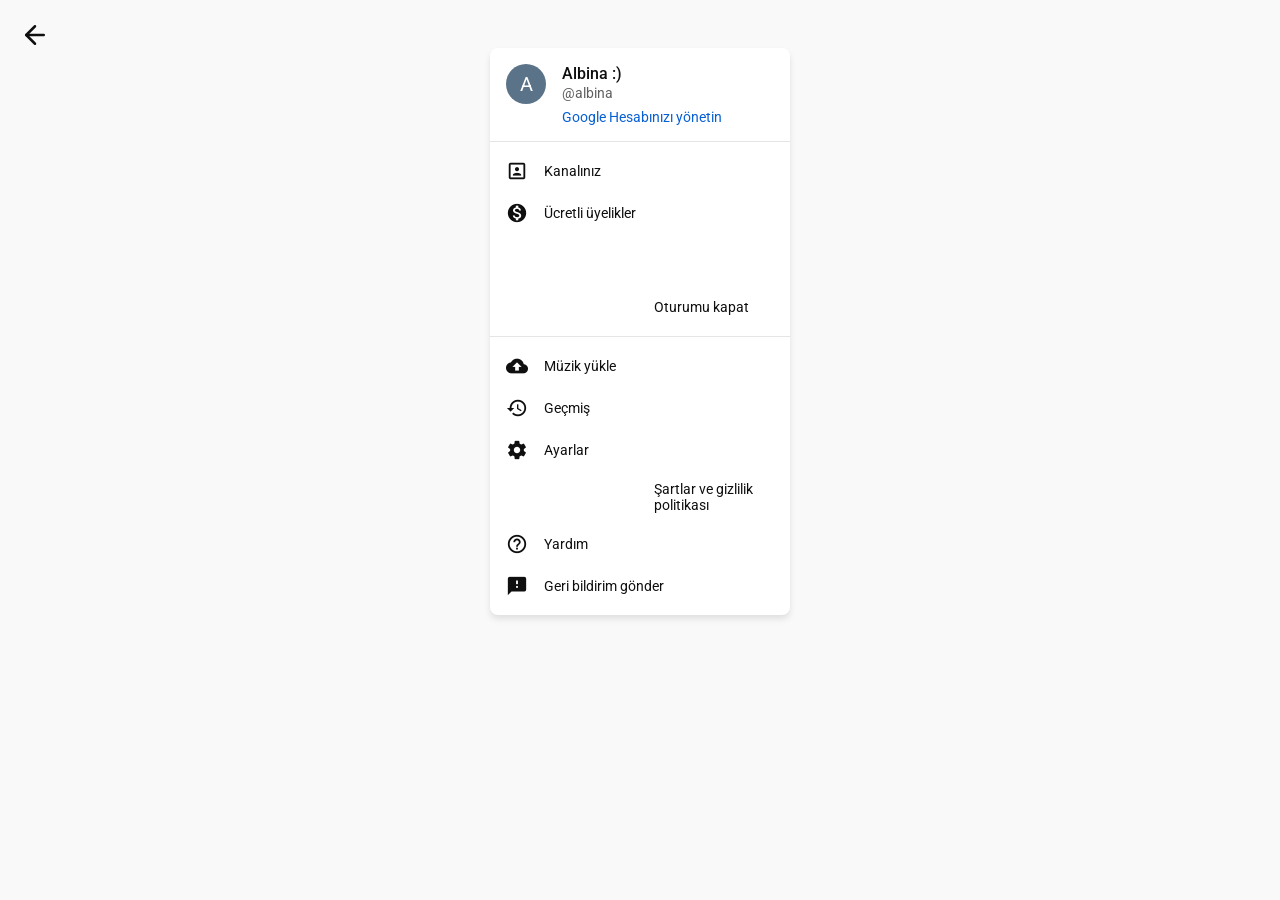
<file: profil.html>
<!DOCTYPE html>
<html lang="en">
<head>
    <meta charset="UTF-8">
    <meta name="viewport" content="width=device-width, initial-scale=1.0">
    <title>Document</title>
    <link href="profil.css" rel="stylesheet">
</head>
<body>
    <link href="https://fonts.googleapis.com/icon?family=Material+Icons" rel="stylesheet">
<link href="https://fonts.googleapis.com/css2?family=Roboto:wght@400;500&display=swap" rel="stylesheet">
<a href="index.html"><svg class="geri" xmlns="http://www.w3.org/2000/svg" width="24" height="24" viewBox="0 0 24 24" fill="none" stroke="currentColor" stroke-width="2" stroke-linecap="round" stroke-linejoin="round" class="lucide lucide-arrow-left-icon lucide-arrow-left"><path d="m12 19-7-7 7-7"/><path d="M19 12H5"/></svg></a>

<div class="menu-container">
  <div class="user-info">
    <div class="avatar">A</div>
    <div class="details">
      <div class="name">Albina :)</div>
      <div class="handle">@albina</div>
      <a href="#" class="manage-account">Google Hesabınızı yönetin</a>
    </div>
  </div>
  
  <hr class="divider">
  
  <ul class="menu-list">
    <li>
      <div class="menu-item-left">
        <span class="material-icons">portrait</span> Kanalınız
      </div>
    </li>
    <li>
      <div class="menu-item-left">
        <span class="material-icons">monetization_on</span> Ücretli üyelikler
      </div>
    </li>
    <li>
      <div class="menu-item-left">
        <span class="material-icons">switch_account</span> Hesap değiştir
      </div>
      <span class="material-icons arrow">chevron_right</span>
    </li>
    <li>
      <div class="menu-item-left">
        <span class="material-icons">logout</span> Oturumu kapat
      </div>
    </li>
  </ul>
  
  <hr class="divider">
  
  <ul class="menu-list">
    <li>
      <div class="menu-item-left">
        <span class="material-icons">cloud_upload</span> Müzik yükle
      </div>
    </li>
    <li>
      <div class="menu-item-left">
        <span class="material-icons">history</span> Geçmiş
      </div>
    </li>
    <li>
      <div class="menu-item-left">
        <span class="material-icons">settings</span> Ayarlar
      </div>
    </li>
    <li>
      <div class="menu-item-left">
        <span class="material-icons">policy</span> Şartlar ve gizlilik politikası
      </div>
    </li>
    <li>
      <div class="menu-item-left">
        <span class="material-icons">help_outline</span> Yardım
      </div>
    </li>
    <li>
      <div class="menu-item-left">
        <span class="material-icons">feedback</span> Geri bildirim gönder
      </div>
    </li>
  </ul>
</div>
</body>
</html>
</file>
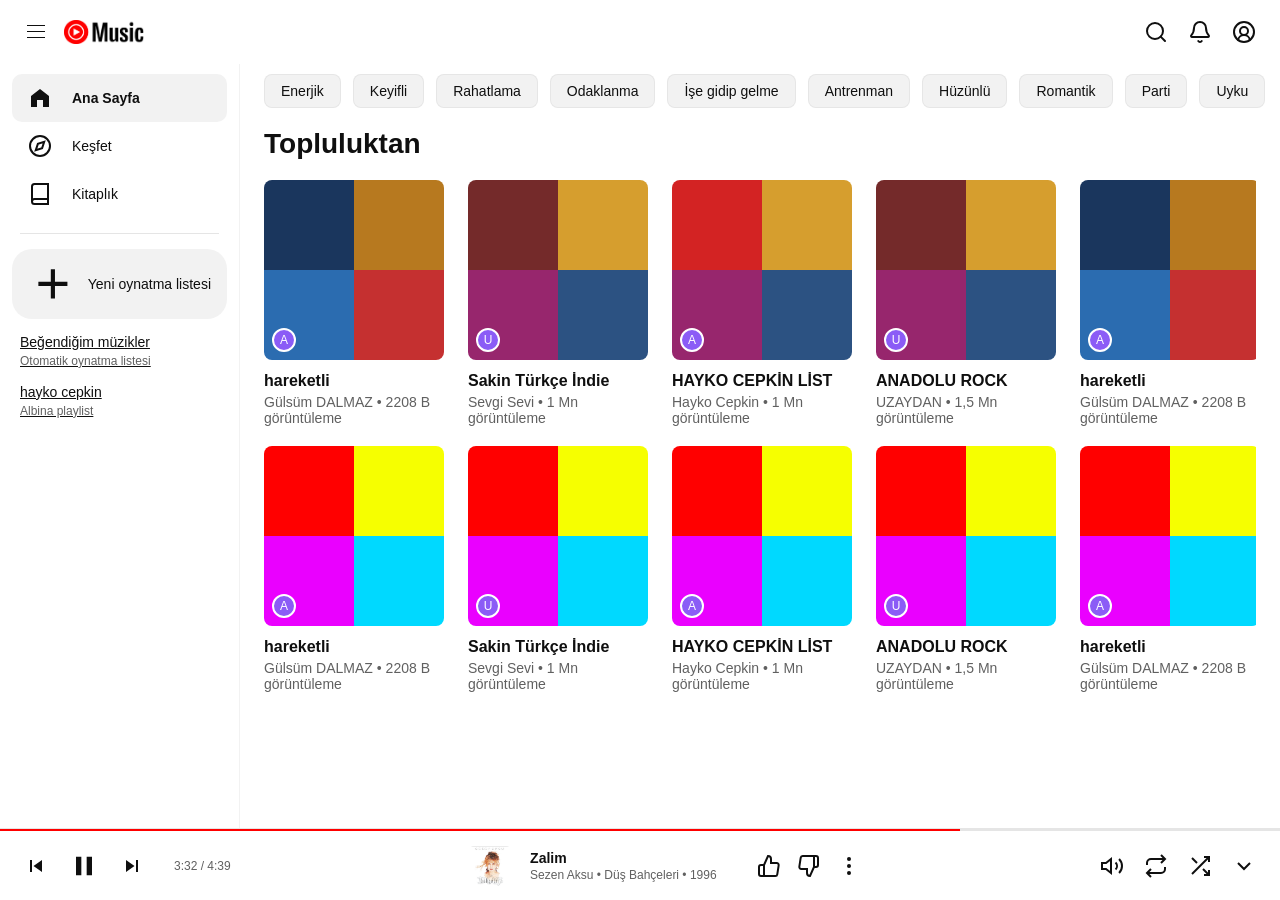
<file: rahatlama.html>
<!DOCTYPE html>
<html lang="tr">
<head>
    <meta charset="UTF-8">
    <meta name="viewport" content="width=device-width, initial-scale=1.0">
    <title>YT Müzik</title>
    <link rel="stylesheet" href="style.css">
</head>
<body>
    
    <header class="ust-menu">
        <div class="logo-alani">
            <svg id="hamburgerBtn" class="hamburger-ikon" viewBox="0 0 24 24" fill="currentColor">
                <path d="M21 6H3V5h18v1zm0 5H3v1h18v-1zm0 6H3v1h18v-1z"></path>
            </svg>
            <img src="resimler/logo.png" alt="Site Logosu" class="logo">
          
        </div>
        
        <div class="ikon-alani">
            <svg class="arama" xmlns="http://www.w3.org/2000/svg" width="24" height="24" viewBox="0 0 24 24" fill="none" stroke="currentColor" stroke-width="2" stroke-linecap="round" stroke-linejoin="round">
                <circle cx="11" cy="11" r="8"/><line x1="21" y1="21" x2="16.65" y2="16.65"/>
            </svg>
            <svg class="zil" xmlns="http://www.w3.org/2000/svg" width="24" height="24" viewBox="0 0 24 24" fill="none" stroke="currentColor" stroke-width="2" stroke-linecap="round" stroke-linejoin="round">
                <path d="M10.268 21a2 2 0 0 0 3.464 0"/><path d="M3.262 15.326A1 1 0 0 0 4 17h16a1 1 0 0 0 .74-1.673C19.41 13.956 18 12.499 18 8A6 6 0 0 0 6 8c0 4.499-1.411 5.956-2.738 7.326"/>
            </svg>
            <svg class="profil" xmlns="http://www.w3.org/2000/svg" width="24" height="24" viewBox="0 0 24 24" fill="none" stroke="currentColor" stroke-width="2" stroke-linecap="round" stroke-linejoin="round">
                <path d="M17.925 20.056a6 6 0 0 0-11.851.001"/><circle cx="12" cy="11" r="4"/><circle cx="12" cy="12" r="10"/>
            </svg>
        </div>
    </header>

    <div class="ana-duzen">
        
        <aside class="genis-yan-menu" id="yanMenu">
            <nav class="ana-navigasyon">
                <a href="index.html" class="nav-oge aktif">
                    <svg viewBox="0 0 24 24" fill="currentColor"><path d="M12 3l-9 7v11h6v-7h6v7h6V10z"/></svg>
                    <span>Ana Sayfa</span>
                </a>
                <a href="kesfet.html" class="nav-oge">
                    <svg viewBox="0 0 24 24" fill="none" stroke="currentColor" stroke-width="2"><circle cx="12" cy="12" r="10"/><polygon points="16.24 7.76 14.12 14.12 7.76 16.24 9.88 9.88 16.24 7.76"/></svg>
                    <span>Keşfet</span>
                </a>
                <a href="kitaplik.html" class="nav-oge">
                    <svg viewBox="0 0 24 24" fill="none" stroke="currentColor" stroke-width="2"><path d="M4 19.5A2.5 2.5 0 0 1 6.5 17H20"/><path d="M6.5 2H20v20H6.5A2.5 2.5 0 0 1 4 19.5v-15A2.5 2.5 0 0 1 6.5 2z"/></svg>
                    <span>Kitaplık</span>
                </a>
            </nav>

            <hr class="ayirici">

            <div class="yeni-liste-alani">
                <button class="yeni-liste-btn">
                    <svg viewBox="0 0 24 24" fill="currentColor"><path d="M19 13h-6v6h-2v-6H5v-2h6V5h2v6h6v2z"/></svg>
                    <span>Yeni oynatma listesi</span>
                </button>
            </div>

            <div class="kullanici-listeleri">
                <div class="liste-oge">
                <a href="liste.html"> <h4>Beğendiğim müzikler</h4>
                    <p>Otomatik oynatma listesi</p></a>
                </div>
                <div class="liste-oge">
                   <a href="favmuzik.html"><h4>hayko cepkin</h4>
                    <p>Albina playlist</p></a> 
                </div>
            </div>
        </aside>

        <main class="icerik-alani">
            
            <div class="filtre-cubugu">
                <button onclick="window.location.href='enerjik.html'" class="kategori-btn">Enerjik</button>
                <button onclick="window.location.href='keyifli.html'" class="kategori-btn">Keyifli</button>
                <button onclick="window.location.href='rahatlama.html'" class="kategori-btn">Rahatlama</button>
                <button onclick="window.location.href='odaklanma.html'" class="kategori-btn">Odaklanma</button>
                <button class="kategori-btn">İşe gidip gelme</button>
                <button class="kategori-btn">Antrenman</button>
                <button class="kategori-btn">Hüzünlü</button>
                <button class="kategori-btn">Romantik</button>
                <button class="kategori-btn">Parti</button>
                <button class="kategori-btn">Uyku</button>
            </div>

            <section class="kategori-bolumu">
                <div class="bolum-basligi">
                    <h2>Topluluktan</h2>
                </div>

                <div class="kart-kapsayici">
                    <div class="sarki-karti">
                        <div class="kart-resim-alani">
                            <div class="dortlu-resim">
                                <div class="parca" style="background-color: #1a365d;"></div>
                                <div class="parca" style="background-color: #b7791f;"></div>
                                <div class="parca" style="background-color: #2b6cb0;"></div>
                                <div class="parca" style="background-color: #c53030;"></div>
                            </div>
                            <div class="kart-avatar-metin">A</div>
                        </div>
                        <div class="kart-bilgi">
                            <h3>hareketli</h3>
                            <p>Gülsüm DALMAZ • 2208 B görüntüleme</p>
                        </div>
                    </div>

                    <div class="sarki-karti">
                        <div class="kart-resim-alani">
                            <div class="dortlu-resim">
                                <div class="parca" style="background-color: #742a2a;"></div>
                                <div class="parca" style="background-color: #d69e2e;"></div>
                                <div class="parca" style="background-color: #97266d;"></div>
                                <div class="parca" style="background-color: #2c5282;"></div>
                            </div>
                            <div class="kart-avatar-metin">U</div>
                        </div>
                        <div class="kart-bilgi">
                            <h3>Sakin Türkçe İndie</h3>
                            <p>Sevgi Sevi • 1 Mn görüntüleme</p>
                        </div>
                    </div>
                    <div class="sarki-karti">
                        <div class="kart-resim-alani">
                            <div class="dortlu-resim">
                                <div class="parca" style="background-color: #d32323;"></div>
                                <div class="parca" style="background-color: #d69e2e;"></div>
                                <div class="parca" style="background-color: #97266d;"></div>
                                <div class="parca" style="background-color: #2c5282;"></div>
                            </div>
                            <div class="kart-avatar-metin">A</div>
                        </div>
                        <div class="kart-bilgi">
                            <h3>HAYKO CEPKİN LİST</h3>
                            <p>Hayko Cepkin • 1 Mn görüntüleme</p>
                        </div>
                    </div>
                    <div class="sarki-karti">
                        <div class="kart-resim-alani">
                            <div class="dortlu-resim">
                                <div class="parca" style="background-color: #742a2a;"></div>
                                <div class="parca" style="background-color: #d69e2e;"></div>
                                <div class="parca" style="background-color: #97266d;"></div>
                                <div class="parca" style="background-color: #2c5282;"></div>
                            </div>
                            <div class="kart-avatar-metin">U</div>
                        </div>
                        <div class="kart-bilgi">    
                            <h3>ANADOLU ROCK</h3>
                            <p>UZAYDAN • 1,5 Mn görüntüleme</p>
                        </div>
                    </div>
                    <div class="sarki-karti">
                        <div class="kart-resim-alani">
                            <div class="dortlu-resim">
                                <div class="parca" style="background-color: #1a365d;"></div>
                                <div class="parca" style="background-color: #b7791f;"></div>
                                <div class="parca" style="background-color: #2b6cb0;"></div>
                                <div class="parca" style="background-color: #c53030;"></div>
                            </div>
                            <div class="kart-avatar-metin">A</div>
                        </div>
                        <div class="kart-bilgi">
                            <h3>hareketli</h3>
                            <p>Gülsüm DALMAZ • 2208 B görüntüleme</p>
                        </div>
                    </div>

                    <div class="sarki-karti">
                        <div class="kart-resim-alani">
                            <div class="dortlu-resim">
                                <div class="parca" style="background-color: #742a2a;"></div>
                                <div class="parca" style="background-color: #d69e2e;"></div>
                                <div class="parca" style="background-color: #97266d;"></div>
                                <div class="parca" style="background-color: #2c5282;"></div>
                            </div>
                            <div class="kart-avatar-metin">U</div>
                        </div>
                        <div class="kart-bilgi">
                            <h3>Sakin Türkçe İndie</h3>
                            <p>Sevgi Sevi • 1 Mn görüntüleme</p>
                        </div>
                    </div>
                    <div class="sarki-karti">
                        <div class="kart-resim-alani">
                            <div class="dortlu-resim">
                                <div class="parca" style="background-color: #d32323;"></div>
                                <div class="parca" style="background-color: #d69e2e;"></div>
                                <div class="parca" style="background-color: #97266d;"></div>
                                <div class="parca" style="background-color: #2c5282;"></div>
                            </div>
                            <div class="kart-avatar-metin">A</div>
                        </div>
                        <div class="kart-bilgi">
                            <h3>HAYKO CEPKİN LİST</h3>
                            <p>Hayko Cepkin • 1 Mn görüntüleme</p>
                        </div>
                    </div>
                    <div class="sarki-karti">
                        <div class="kart-resim-alani">
                            <div class="dortlu-resim">
                                <div class="parca" style="background-color: #742a2a;"></div>
                                <div class="parca" style="background-color: #d69e2e;"></div>
                                <div class="parca" style="background-color: #97266d;"></div>
                                <div class="parca" style="background-color: #2c5282;"></div>
                            </div>
                            <div class="kart-avatar-metin">U</div>
                        </div>
                        <div class="kart-bilgi">    
                            <h3>ANADOLU ROCK</h3>
                            <p>UZAYDAN • 1,5 Mn görüntüleme</p>
                        </div>
                    </div>
                    <div class="sarki-karti">
                        <div class="kart-resim-alani">
                            <div class="dortlu-resim">
                                <div class="parca" style="background-color: #1a365d;"></div>
                                <div class="parca" style="background-color: #b7791f;"></div>
                                <div class="parca" style="background-color: #2b6cb0;"></div>
                                <div class="parca" style="background-color: #c53030;"></div>
                            </div>
                            <div class="kart-avatar-metin">A</div>
                        </div>
                        <div class="kart-bilgi">
                            <h3>hareketli</h3>
                            <p>Gülsüm DALMAZ • 2208 B görüntüleme</p>
                        </div>
                    </div>

                    <div class="sarki-karti">
                        <div class="kart-resim-alani">
                            <div class="dortlu-resim">
                                <div class="parca" style="background-color: #742a2a;"></div>
                                <div class="parca" style="background-color: #d69e2e;"></div>
                                <div class="parca" style="background-color: #97266d;"></div>
                                <div class="parca" style="background-color: #2c5282;"></div>
                            </div>
                            <div class="kart-avatar-metin">U</div>
                        </div>
                        <div class="kart-bilgi">
                            <h3>Sakin Türkçe İndie</h3>
                            <p>Sevgi Sevi • 1 Mn görüntüleme</p>
                        </div>
                    </div>
                    <div class="sarki-karti">
                        <div class="kart-resim-alani">
                            <div class="dortlu-resim">
                                <div class="parca" style="background-color: #d32323;"></div>
                                <div class="parca" style="background-color: #d69e2e;"></div>
                                <div class="parca" style="background-color: #97266d;"></div>
                                <div class="parca" style="background-color: #2c5282;"></div>
                            </div>
                            <div class="kart-avatar-metin">A</div>
                        </div>
                        <div class="kart-bilgi">
                            <h3>HAYKO CEPKİN LİST</h3>
                            <p>Hayko Cepkin • 1 Mn görüntüleme</p>
                        </div>
                    </div>
                    <div class="sarki-karti">
                        <div class="kart-resim-alani">
                            <div class="dortlu-resim">
                                <div class="parca" style="background-color: #742a2a;"></div>
                                <div class="parca" style="background-color: #d69e2e;"></div>
                                <div class="parca" style="background-color: #97266d;"></div>
                                <div class="parca" style="background-color: #2c5282;"></div>
                            </div>
                            <div class="kart-avatar-metin">U</div>
                        </div>
                        <div class="kart-bilgi">    
                            <h3>ANADOLU ROCK</h3>
                            <p>UZAYDAN • 1,5 Mn görüntüleme</p>
                        </div>
                    </div>
                </div>
                <div class="kart-kapsayici">
                    <div class="sarki-karti">
                        <div class="kart-resim-alani">
                            <div class="dortlu-resim">
                                <div class="parca" style="background-color: #ff0000;"></div>
                                <div class="parca" style="background-color: #f6ff00;"></div>
                                <div class="parca" style="background-color: #ea00ff;"></div>
                                <div class="parca" style="background-color: #00d9ff;"></div>
                            </div>
                            <div class="kart-avatar-metin">A</div>
                        </div>
                        <div class="kart-bilgi">
                            <h3>hareketli</h3>
                            <p>Gülsüm DALMAZ • 2208 B görüntüleme</p>
                        </div>
                    </div>

                    <div class="sarki-karti">
                        <div class="kart-resim-alani">
                            <div class="dortlu-resim">
                               <div class="parca" style="background-color: #ff0000;"></div>
                                <div class="parca" style="background-color: #f6ff00;"></div>
                                <div class="parca" style="background-color: #ea00ff;"></div>
                                <div class="parca" style="background-color: #00d9ff;"></div>
                            </div>
                            <div class="kart-avatar-metin">U</div>
                        </div>
                        <div class="kart-bilgi">
                            <h3>Sakin Türkçe İndie</h3>
                            <p>Sevgi Sevi • 1 Mn görüntüleme</p>
                        </div>
                    </div>
                    <div class="sarki-karti">
                        <div class="kart-resim-alani">
                            <div class="dortlu-resim">
                                <div class="parca" style="background-color: #ff0000;"></div>
                                <div class="parca" style="background-color: #f6ff00;"></div>
                                <div class="parca" style="background-color: #ea00ff;"></div>
                                <div class="parca" style="background-color: #00d9ff;"></div>
                            </div>
                            <div class="kart-avatar-metin">A</div>
                        </div>
                        <div class="kart-bilgi">
                            <h3>HAYKO CEPKİN LİST</h3>
                            <p>Hayko Cepkin • 1 Mn görüntüleme</p>
                        </div>
                    </div>
                    <div class="sarki-karti">
                        <div class="kart-resim-alani">
                            <div class="dortlu-resim">
                                <div class="parca" style="background-color: #ff0000;"></div>
                                <div class="parca" style="background-color: #f6ff00;"></div>
                                <div class="parca" style="background-color: #ea00ff;"></div>
                                <div class="parca" style="background-color: #00d9ff;"></div>
                            </div>
                            <div class="kart-avatar-metin">U</div>
                        </div>
                        <div class="kart-bilgi">    
                            <h3>ANADOLU ROCK</h3>
                            <p>UZAYDAN • 1,5 Mn görüntüleme</p>
                        </div>
                    </div>
                    <div class="sarki-karti">
                        <div class="kart-resim-alani">
                            <div class="dortlu-resim">
                                <div class="parca" style="background-color: #ff0000;"></div>
                                <div class="parca" style="background-color: #f6ff00;"></div>
                                <div class="parca" style="background-color: #ea00ff;"></div>
                                <div class="parca" style="background-color: #00d9ff;"></div>
                            </div>
                            <div class="kart-avatar-metin">A</div>
                        </div>
                        <div class="kart-bilgi">
                            <h3>hareketli</h3>
                            <p>Gülsüm DALMAZ • 2208 B görüntüleme</p>
                        </div>
                    </div>

                    <div class="sarki-karti">
                        <div class="kart-resim-alani">
                            <div class="dortlu-resim">
                               <div class="parca" style="background-color: #ff0000;"></div>
                                <div class="parca" style="background-color: #f6ff00;"></div>
                                <div class="parca" style="background-color: #ea00ff;"></div>
                                <div class="parca" style="background-color: #00d9ff;"></div>
                            </div>
                            <div class="kart-avatar-metin">U</div>
                        </div>
                        <div class="kart-bilgi">
                            <h3>Sakin Türkçe İndie</h3>
                            <p>Sevgi Sevi • 1 Mn görüntüleme</p>
                        </div>
                    </div>
                    <div class="sarki-karti">
                        <div class="kart-resim-alani">
                            <div class="dortlu-resim">
                                <di class="parca" style="background-color: #ff0000;"></di   v>
                                <div class="parca" style="background-color: #f6ff00;"></div>
                                <div class="parca" style="background-color: #ea00ff;"></div>
                                <div class="parca" style="background-color: #00d9ff;"></div>
                            </div>
                            <div class="kart-avatar-metin">A</div>
                        </div>
                        <div class="kart-bilgi">
                            <h3>HAYKO CEPKİN LİST</h3>
                            <p>Hayko Cepkin • 1 Mn görüntüleme</p>
                        </div>
                    </div>
                    <div class="sarki-karti">
                        <div class="kart-resim-alani">
                            <div class="dortlu-resim">
                                <div class="parca" style="background-color: #ff0000;"></div>
                                <div class="parca" style="background-color: #f6ff00;"></div>
                                <div class="parca" style="background-color: #ea00ff;"></div>
                                <div class="parca" style="background-color: #00d9ff;"></div>
                            </div>
                            <div class="kart-avatar-metin">U</div>
                        </div>
                        <div class="kart-bilgi">    
                            <h3>ANADOLU ROCK</h3>
                            <p>UZAYDAN • 1,5 Mn görüntüleme</p>
                        </div>
                    </div>
                    <div class="sarki-karti">
                        <div class="kart-resim-alani">
                            <div class="dortlu-resim">
                                <div class="parca" style="background-color: #ff0000;"></div>
                                <div class="parca" style="background-color: #f6ff00;"></div>
                                <div class="parca" style="background-color: #ea00ff;"></div>
                                <div class="parca" style="background-color: #00d9ff;"></div>
                            </div>
                            <div class="kart-avatar-metin">A</div>
                        </div>
                        <div class="kart-bilgi">
                            <h3>hareketli</h3>
                            <p>Gülsüm DALMAZ • 2208 B görüntüleme</p>
                        </div>
                    </div>

                    <div class="sarki-karti">
                        <div class="kart-resim-alani">
                            <div class="dortlu-resim">
                               <div class="parca" style="background-color: #ff0000;"></div>
                                <div class="parca" style="background-color: #f6ff00;"></div>
                                <div class="parca" style="background-color: #ea00ff;"></div>
                                <div class="parca" style="background-color: #00d9ff;"></div>
                            </div>
                            <div class="kart-avatar-metin">U</div>
                        </div>
                        <div class="kart-bilgi">
                            <h3>Sakin Türkçe İndie</h3>
                            <p>Sevgi Sevi • 1 Mn görüntüleme</p>
                        </div>
                    </div>
                    <div class="sarki-karti">
                        <div class="kart-resim-alani">
                            <div class="dortlu-resim">
                                <div class="parca" style="background-color: #ff0000;"></div>
                                <div class="parca" style="background-color: #f6ff00;"></div>
                                <div class="parca" style="background-color: #ea00ff;"></div>
                                <div class="parca" style="background-color: #00d9ff;"></div>
                            </div>
                            <div class="kart-avatar-metin">A</div>
                        </div>
                        <div class="kart-bilgi">
                            <h3>HAYKO CEPKİN LİST</h3>
                            <p>Hayko Cepkin • 1 Mn görüntüleme</p>
                        </div>
                    </div>
                    <div class="sarki-karti">
                        <div class="kart-resim-alani">
                            <div class="dortlu-resim">
                                <div class="parca" style="background-color: #ff0000;"></div>
                                <div class="parca" style="background-color: #f6ff00;"></div>
                                <div class="parca" style="background-color: #ea00ff;"></div>
                                <div class="parca" style="background-color: #00d9ff;"></div>
                            </div>
                            <div class="kart-avatar-metin">U</div>
                        </div>
                        <div class="kart-bilgi">    
                            <h3>ANADOLU ROCK</h3>
                            <p>UZAYDAN • 1,5 Mn görüntüleme</p>
                        </div>
                    </div>
                </div>
            </section>
        </main>
    </div>

    <script>
        const hamburgerBtn = document.getElementById('hamburgerBtn');
        const yanMenu = document.getElementById('yanMenu');

        hamburgerBtn.addEventListener('click', function() {
            yanMenu.classList.toggle('kapali');
        });
    </script>
    <footer class="alt-oynatici">
    <div class="ilerleme-cubugu">
        <div class="ilerleme-kirmizi" style="width: 75%;"></div>
    </div>

    <div class="oynatici-ic">
        
        <div class="oynatici-sol">
            <svg viewBox="0 0 24 24" fill="currentColor"><path d="M6 6h2v12H6zm3.5 6l8.5 6V6z"/></svg> <svg viewBox="0 0 24 24" fill="currentColor" class="pause-ikon"><path d="M6 19h4V5H6v14zm8-14v14h4V5h-4z"/></svg> <svg viewBox="0 0 24 24" fill="currentColor"><path d="M6 18l8.5-6L6 6v12zM16 6v12h2V6h-2z"/></svg> <span class="sure">3:32 / 4:39</span>
        </div>

        <div class="oynatici-orta">
            <img src="resimler/album1.png" alt="Kapak" class="sarki-kapak" style="background: #ccc;">
            <div class="sarki-kisa-bilgi">
                <h4>Zalim</h4>
                <p>Sezen Aksu • Düş Bahçeleri • 1996</p>
            </div>
            <div class="orta-aksiyonlar">
                <svg viewBox="0 0 24 24" fill="none" stroke="currentColor" stroke-width="2"><path d="M14 9V5a3 3 0 0 0-3-3l-4 9v11h11.28a2 2 0 0 0 2-1.7l1.38-9a2 2 0 0 0-2-2.3zM7 22H4a2 2 0 0 1-2-2v-7a2 2 0 0 1 2-2h3"/></svg> <svg viewBox="0 0 24 24" fill="none" stroke="currentColor" stroke-width="2"><path d="M10 15v4a3 3 0 0 0 3 3l4-9V2H5.72a2 2 0 0 0-2 1.7l-1.38 9a2 2 0 0 0 2 2.3zm7-13h2a2 2 0 0 1 2 2v7a2 2 0 0 1-2 2h-2"/></svg> <svg viewBox="0 0 24 24" fill="currentColor"><circle cx="12" cy="12" r="2"/><circle cx="12" cy="5" r="2"/><circle cx="12" cy="19" r="2"/></svg> </div>
        </div>

        <div class="oynatici-sag">
            <svg viewBox="0 0 24 24" fill="none" stroke="currentColor" stroke-width="2"><polygon points="11 5 6 9 2 9 2 15 6 15 11 19 11 5"/><path d="M19.07 4.93a10 10 0 0 1 0 14.14M15.54 8.46a5 5 0 0 1 0 7.07"/></svg> <svg viewBox="0 0 24 24" fill="none" stroke="currentColor" stroke-width="2"><polyline points="17 1 21 5 17 9"/><path d="M3 11V9a4 4 0 0 1 4-4h14M7 23l-4-4 4-4"/><path d="M21 13v2a4 4 0 0 1-4 4H3"/></svg> <svg viewBox="0 0 24 24" fill="none" stroke="currentColor" stroke-width="2"><polyline points="16 3 21 3 21 8"/><line x1="4" y1="20" x2="21" y2="3"/><polyline points="21 16 21 21 16 21"/><line x1="15" y1="15" x2="21" y2="21"/><line x1="4" y1="4" x2="9" y2="9"/></svg> <svg viewBox="0 0 24 24" fill="none" stroke="currentColor" stroke-width="2"><polyline points="6 9 12 15 18 9"/></svg> </div>

    </div>
</footer>
</body>
</html>
</file>
<file: style.css>
/* Genel */
* {
  margin: 0;
  padding: 0;
  box-sizing: border-box;
  font-family: "Roboto", sans-serif;
}

body {
  background-color: #ffffff;
  color: #0f0f0f;
  overflow: hidden;
}

/* Heeader */
.ust-menu {
  display: flex;
  align-items: center;
  justify-content: space-between;
  padding: 10px 24px;
  background-color: #ffffff;
  height: 64px;
}

.logo-alani {
  display: flex;
  align-items: center;
  gap: 16px;
}

.hamburger-ikon {
  width: 24px;
  height: 24px;
  cursor: pointer;
  color: #0f0f0f;
}

.logo {
  height: 24px;
  width: auto;
}

.logo-metin {
  font-size: 22px;
  font-weight: 700;
  letter-spacing: -0.5px;
  color: #0f0f0f;
}

.ikon-alani {
  display: flex;
  align-items: center;
  gap: 20px;
}

.ikon-alani svg {
  width: 24px;
  height: 24px;
  cursor: pointer;
  color: #0f0f0f;
}

/* hamburgermenu */
.ana-duzen {
  display: flex;
  height: calc(100vh - 64px);
}

.genis-yan-menu {
  width: 240px;
  background-color: #ffffff;
  display: flex;
  flex-direction: column;
  padding: 10px 0;
  transition: width 0.3s ease;
  overflow-x: hidden;
  white-space: nowrap;
}

/* hamburgermenu açık kapallı */
.genis-yan-menu.kapali {
  width: 72px;
}
.genis-yan-menu.kapali span,
.genis-yan-menu.kapali .kullanici-listeleri,
.genis-yan-menu.kapali .ayirici {
  display: none;
}
.genis-yan-menu.kapali .yeni-liste-btn {
  padding: 10px;
  justify-content: center;
  border-radius: 50%;
}
.genis-yan-menu.kapali .nav-oge {
  justify-content: center;
  padding: 12px 0;
}

/* yönlendirme navigasyon */
.ana-navigasyon {
  display: flex;
  flex-direction: column;
  padding: 0 12px;
}

.nav-oge {
  display: flex;
  align-items: center;
  gap: 20px;
  padding: 12px 16px;
  text-decoration: none;
  color: #0f0f0f;
  border-radius: 10px;
  font-size: 14px;
  font-weight: 500;
  transition: background-color 0.2s;
}

.nav-oge svg {
  width: 24px;
  height: 24px;
}

.nav-oge:hover {
  background-color: #f2f2f2;
}

.nav-oge.aktif {
  background-color: #f2f2f2;
  font-weight: 600;
}

/* Çizgi */
.ayirici {
  border: none;
  border-top: 1px solid rgba(0, 0, 0, 0.1);
  margin: 15px 20px;
}

/* Butonlar */
.yeni-liste-alani {
  padding: 0 12px 15px 12px;
}

.yeni-liste-btn {
  display: flex;
  align-items: center;
  gap: 10px;
  width: 100%;
  background-color: #f2f2f2;
  color: #0f0f0f;
  border: none;
  padding: 10px 16px;
  border-radius: 20px;
  font-size: 14px;
  font-weight: 500;
  cursor: pointer;
  transition: background-color 0.2s;
}

.yeni-liste-btn:hover {
  background-color: #e5e5e5;
}

/* Listeler */
.kullanici-listeleri {
  flex: 1;
  overflow-y: auto;
  padding: 0 20px;
  display: flex;
  flex-direction: column;
  gap: 16px;
}

.liste-oge a {
  font-size: 14px;
  font-weight: 500;
  color: #0f0f0f;
  cursor: pointer;
}

.liste-oge p {
  font-size: 12px;
  color: #606060;
  margin-top: 4px;
}

/* kayan çubuk */
::-webkit-scrollbar {
  width: 8px;
  height: 8px;
}
::-webkit-scrollbar-track {
  background: transparent;
}
::-webkit-scrollbar-thumb {
  background-color: #c8c8c8;
  border-radius: 4px;
}

/* İçerik */
.icerik-alani {
  flex: 1;
  overflow-y: auto;
  padding-bottom: 50px;
}

/* Filtreler */
.filtre-cubugu {
  display: flex;
  gap: 12px;
  padding: 10px 24px 20px 24px;
  overflow-x: auto;
  scrollbar-width: none;
  -ms-overflow-style: none;
}

.filtre-cubugu::-webkit-scrollbar {
  display: none;
}

.kategori-btn {
  background-color: #f2f2f2;
  color: #0f0f0f;
  border: 1px solid rgba(0, 0, 0, 0.05);
  padding: 8px 16px;
  border-radius: 8px;
  font-size: 14px;
  font-weight: 500;
  cursor: pointer;
  white-space: nowrap;
  transition: background-color 0.2s;
}

.kategori-btn:hover {
  background-color: #e5e5e5;
}

/* Kartlar */
.kategori-bolumu {
  padding: 0 24px;
}

.bolum-basligi {
  margin-bottom: 20px;
}

.bolum-basligi h2 {
  font-size: 28px;
  font-weight: 700;
  color: #0f0f0f;
}

.kart-kapsayici {
  display: flex;
  gap: 24px;
  overflow-x: auto;
  padding-bottom: 20px;
}

.sarki-karti {
  min-width: 180px;
  max-width: 180px;
  cursor: pointer;
}

.kart-resim-alani {
  width: 100%;
  aspect-ratio: 1;
  border-radius: 8px;
  position: relative;
  overflow: hidden;
  margin-bottom: 12px;
}

.dortlu-resim {
  display: grid;
  grid-template-columns: 1fr 1fr;
  grid-template-rows: 1fr 1fr;
  width: 100%;
  height: 100%;
}

.parca {
  width: 100%;
  height: 100%;
}

.kart-avatar-metin {
  position: absolute;
  bottom: 8px;
  left: 8px;
  width: 24px;
  height: 24px;
  border-radius: 50%;
  background-color: #8b5cf6;
  color: white;
  font-size: 12px;
  display: flex;
  align-items: center;
  justify-content: center;
  border: 2px solid #ffffff;
}

.kart-bilgi h3 {
  font-size: 16px;
  font-weight: 700;
  margin-bottom: 4px;
  color: #0f0f0f;
  display: -webkit-box;
  -webkit-line-clamp: 2;
  -webkit-box-orient: vertical;
  overflow: hidden;
}

.kart-bilgi p {
  font-size: 14px;
  color: #606060;
}
/* Mobil */
@media (max-width: 768px) {
  /* Header */
  .ust-menu {
    padding: 10px 15px;
    height: 56px;
  }
  .logo-metin {
    font-size: 18px;
  }
  .ikon-alani {
    gap: 12px;
  }

  /* Düzen */
  .ana-duzen {
    position: relative;
  }

  /* Sidebar */
  .genis-yan-menu {
    position: absolute;
    height: 100%;
    z-index: 100;
    box-shadow: 2px 0 10px rgba(0, 0, 0, 0.1);
  }

  /* Kapalı */
  .genis-yan-menu.kapali {
    width: 0;
    padding: 0;
    border: none;
  }

  /* İçerik */
  .icerik-alani {
    padding-bottom: 20px;
  }

  /* Filtreler */
  .filtre-cubugu {
    padding: 10px 15px;
  }

  /* Kartlar */
  .kategori-bolumu {
    padding: 0 15px;
  }
  .bolum-basligi h2 {
    font-size: 22px;
  }
  .sarki-karti {
    min-width: 140px;
    max-width: 140px;
  }
}
/* oynatıcı */
.alt-oynatici {
  position: fixed;
  bottom: 0;
  left: 0;
  width: 100%;
  height: 72px;
  background-color: #ffffff;
  border-top: 1px solid rgba(0, 0, 0, 0.1);
  z-index: 1000;
  display: flex;
  flex-direction: column;
}

/* İlerleme */
.ilerleme-cubugu {
  width: 100%;
  height: 2px;
  background-color: #e5e5e5;
  cursor: pointer;
}
.ilerleme-kirmizi {
  height: 100%;
  background-color: #ff0000; 
}

/* İçerik */
.oynatici-ic {
  display: flex;
  justify-content: space-between;
  align-items: center;
  padding: 0 24px;
  height: 100%;
  flex: 1;
}

/* Bölümler */
.oynatici-sol,
.oynatici-orta,
.oynatici-sag {
  display: flex;
  align-items: center;
  gap: 20px;
}

/* İkonlar */
.oynatici-ic svg {
  width: 24px;
  height: 24px;
  cursor: pointer;
  color: #0f0f0f;
  transition: opacity 0.2s;
}
.oynatici-ic svg:hover {
  opacity: 0.7;
}

/* Oynat */
.pause-ikon {
  width: 32px !important; /* Ortadaki ikon bir tık büyük */
  height: 32px !important;
}

/* Süre */
.sure {
  font-size: 12px;
  color: #606060;
  margin-left: 10px;
}

/* Kapak */
.sarki-kapak {
  width: 40px;
  height: 40px;
  border-radius: 4px;
  object-fit: cover;
}

/* Yazılar */
.sarki-kisa-bilgi {
  display: flex;
  flex-direction: column;
  margin-right: 20px;
}
.sarki-kisa-bilgi h4 {
  font-size: 14px;
  font-weight: 600;
  color: #0f0f0f;
}
.sarki-kisa-bilgi p {
  font-size: 12px;
  color: #606060;
  margin-top: 2px;
}

/* Aksiyonlar */
.orta-aksiyonlar {
  display: flex;
  align-items: center;
  gap: 16px;
}

/* Mobil */
@media (max-width: 768px) {
  .oynatici-ic {
    padding: 0 10px;
  }
  .oynatici-sol,
  .oynatici-sag {
    display: none; 
  }
  .orta-aksiyonlar svg:not(:first-child) {
    display: none;
  } 
  .sarki-kisa-bilgi h4 {
    font-size: 13px;
  }
  .sarki-kisa-bilgi p {
    font-size: 11px;
  }
}

/* Genel */
* {
  margin: 0;
  padding: 0;
  box-sizing: border-box;
  font-family: "Roboto", sans-serif;
}
body {
  background-color: #ffffff;
  color: #0f0f0f;
  overflow: hidden;
}

/* Header */
.ust-menu {
  display: flex;
  align-items: center;
  justify-content: space-between;
  padding: 10px 24px;
  background-color: #ffffff;
  height: 64px;
}
.logo-alani {
  display: flex;
  align-items: center;
  gap: 16px;
}
.hamburger-ikon {
  width: 24px;
  height: 24px;
  cursor: pointer;
  color: #0f0f0f;
}
.logo {
  height: 24px;
  width: auto;
}
.logo-metin {
  font-size: 22px;
  font-weight: 700;
  letter-spacing: -0.5px;
  color: #0f0f0f;
}
.ikon-alani {
  display: flex;
  align-items: center;
  gap: 20px;
}
.ikon-alani svg {
  width: 24px;
  height: 24px;
  cursor: pointer;
  color: #0f0f0f;
}

/* Layout */
.ana-duzen {
  display: flex;
  height: calc(100vh - 64px);
}

/* Sidebar */
.genis-yan-menu {
  width: 240px;
  background-color: #ffffff;
  display: flex;
  flex-direction: column;
  padding: 10px 0;
  transition: width 0.3s ease;
  overflow-x: hidden;
  white-space: nowrap;
  border-right: 1px solid rgba(0, 0, 0, 0.05);
}
.genis-yan-menu.kapali {
  width: 72px;
}
.genis-yan-menu.kapali span,
.genis-yan-menu.kapali .ayirici {
  display: none;
}
.genis-yan-menu.kapali .yeni-liste-btn {
  padding: 10px;
  justify-content: center;
  border-radius: 50%;
}
.genis-yan-menu.kapali .nav-oge {
  justify-content: center;
  padding: 12px 0;
}

/* Navigasyon */
.ana-navigasyon {
  display: flex;
  flex-direction: column;
  padding: 0 12px;
}
.nav-oge {
  display: flex;
  align-items: center;
  gap: 20px;
  padding: 12px 16px;
  text-decoration: none;
  color: #0f0f0f;
  border-radius: 10px;
  font-size: 14px;
  font-weight: 500;
  transition: background-color 0.2s;
}
.nav-oge svg {
  width: 24px;
  height: 24px;
}
.nav-oge:hover {
  background-color: #f2f2f2;
}
.ayirici {
  border: none;
  border-top: 1px solid rgba(0, 0, 0, 0.1);
  margin: 15px 20px;
}

/* Menü Buton */
.yeni-liste-alani {
  padding: 0 12px 15px 12px;
}
.yeni-liste-btn {
  display: flex;
  align-items: center;
  gap: 10px;
  width: 100%;
  background-color: #f2f2f2;
  color: #0f0f0f;
  border: none;
  padding: 10px 16px;
  border-radius: 20px;
  font-size: 14px;
  font-weight: 500;
  cursor: pointer;
  transition: background-color 0.2s;
}
.yeni-liste-btn:hover {
  background-color: #e5e5e5;
}

/* Listeler */
.kullanici-listeleri {
  flex: 1;
  overflow-y: auto;
  padding: 0 20px;
  display: flex;
  flex-direction: column;
  gap: 16px;
}
.liste-link {
  text-decoration: none;
  color: inherit;
  display: block;
}
.liste-oge h4 {
  font-size: 14px;
  font-weight: 500;
  color: #0f0f0f;
}
.liste-oge p {
  font-size: 12px;
  color: #606060;
  margin-top: 4px;
}


.liste-sayfasi {
  display: flex;
  gap: 40px;
  padding: 40px 40px 100px 40px;
  background: #ffffff;
  color: #0f0f0f;
  flex: 1;
  overflow-y: auto;
}

/* Sol Panel Oran Orantı */
.liste-sol-bilgi {
  width: 300px;
  min-width: 300px;
  display: flex;
  flex-direction: column;
  align-items: center;
  text-align: center;
}
.liste-kapak {
  width: 100%;
  aspect-ratio: 1;
  border-radius: 12px;
  background: linear-gradient(135deg, #a770ef, #cf8bf3, #fdb99b);
  display: flex;
  justify-content: center;
  align-items: center;
  box-shadow: 0 4px 15px rgba(0, 0, 0, 0.1);
}
.kapak-ikon {
  width: 120px;
  height: 120px;
}
.liste-baslik {
  font-size: 26px;
  font-weight: 700;
  margin-top: 24px;
  color: #0f0f0f;
}
.liste-profil {
  display: flex;
  align-items: center;
  gap: 10px;
  margin-top: 12px;
  font-size: 14px;
  font-weight: 600;
  color: #0f0f0f;
}
.profil-harf {
  width: 24px;
  height: 24px;
  border-radius: 50%;
  background-color: #5b7586;
  color: white;
  display: flex;
  justify-content: center;
  align-items: center;
  font-size: 12px;
}
.liste-detay {
  color: #606060;
  font-size: 13px;
  margin-top: 12px;
  line-height: 1.6;
}
.liste-aciklama {
  margin-top: 12px;
}

/* Çalma Butonları */
.liste-butonlar {
  display: flex;
  align-items: center;
  gap: 16px;
  margin-top: 24px;
}
.yuvarlak-btn {
  width: 40px;
  height: 40px;
  border-radius: 50%;
  background-color: #f2f2f2;
  color: #0f0f0f;
  border: none;
  cursor: pointer;
  display: flex;
  justify-content: center;
  align-items: center;
  transition: background 0.2s;
}
.yuvarlak-btn:hover {
  background-color: #e5e5e5;
}
.oynat-btn {
  width: 64px;
  height: 64px;
  border-radius: 50%;
  background-color: #0f0f0f;
  color: #ffffff;
  border: none;
  cursor: pointer;
  display: flex;
  justify-content: center;
  align-items: center;
  transition: transform 0.2s;
}
.oynat-btn:hover {
  transform: scale(1.05);
}

/* Sağ Liste Oran Orantı */
.sarki-listesi-sag {
  flex: 1;
  display: flex;
  flex-direction: column;
}
.liste-satir {
  display: flex;
  align-items: center;
  gap: 16px;
  padding: 10px 16px;
  border-radius: 8px;
  cursor: pointer;
  border-bottom: 1px solid transparent;
  transition: background 0.2s;
  color: #0f0f0f;
}
.liste-satir:hover {
  background-color: #f2f2f2;
}
.aktif-satir {
  background-color: #f2f2f2 !important;
}

/* Resim ve Metin */
.satir-resim {
  width: 48px;
  height: 48px;
  border-radius: 4px;
  object-fit: cover;
}
.satir-bilgi {
  flex: 1;
  display: flex;
  flex-direction: column;
  gap: 4px;
}
.satir-bilgi h4 {
  font-size: 15px;
  font-weight: 600;
  color: #0f0f0f;
}
.satir-bilgi p {
  font-size: 13px;
  color: #606060;
}

/* Aksiyon ve Süre */
.satir-aksiyon {
  display: flex;
  align-items: center;
  gap: 20px;
  opacity: 0;
  color: #0f0f0f;
}
.liste-satir:hover .satir-aksiyon,
.gorunur {
  opacity: 1;
}
.satir-aksiyon svg {
  cursor: pointer;
  opacity: 0.7;
}
.satir-aksiyon svg:hover {
  opacity: 1;
}
.satir-sure {
  width: 40px;
  text-align: right;
  font-size: 14px;
  color: #606060;
}

/* Scrollbar */
::-webkit-scrollbar {
  width: 8px;
  height: 8px;
}
::-webkit-scrollbar-track {
  background: transparent;
}
::-webkit-scrollbar-thumb {
  background-color: #c8c8c8;
  border-radius: 4px;
}

/* oynatıcı */
.alt-oynatici {
  position: fixed;
  bottom: 0;
  left: 0;
  width: 100%;
  height: 72px;
  background-color: #ffffff;
  border-top: 1px solid rgba(0, 0, 0, 0.1);
  z-index: 1000;
  display: flex;
  flex-direction: column;
}
.ilerleme-cubugu {
  width: 100%;
  height: 2px;
  background-color: #e5e5e5;
  cursor: pointer;
}
.ilerleme-kirmizi {
  height: 100%;
  background-color: #ff0000;
}
.oynatici-ic {
  display: flex;
  justify-content: space-between;
  align-items: center;
  padding: 0 24px;
  height: 100%;
  flex: 1;
}
.oynatici-sol,
.oynatici-orta,
.oynatici-sag {
  display: flex;
  align-items: center;
  gap: 20px;
}
.oynatici-ic svg {
  width: 24px;
  height: 24px;
  cursor: pointer;
  color: #0f0f0f;
  transition: opacity 0.2s;
}
.oynatici-ic svg:hover {
  opacity: 0.7;
}
.pause-ikon {
  width: 32px !important;
  height: 32px !important;
}
.sure {
  font-size: 12px;
  color: #606060;
  margin-left: 10px;
}
.sarki-kapak {
  width: 40px;
  height: 40px;
  border-radius: 4px;
  object-fit: cover;
}
.sarki-kisa-bilgi {
  display: flex;
  flex-direction: column;
  margin-right: 20px;
}
.sarki-kisa-bilgi h4 {
  font-size: 14px;
  font-weight: 600;
  color: #0f0f0f;
}
.sarki-kisa-bilgi p {
  font-size: 12px;
  color: #606060;
  margin-top: 2px;
}
.orta-aksiyonlar {
  display: flex;
  align-items: center;
  gap: 16px;
}
.arama-kutusu {
            background-color: #d5d4d496;
            border: 1px solid #ccc7c7a1;
            color: rgb(5, 3, 3);
            padding: 8px 15px;
            border-radius: 20px;
            width: 300px;
            outline: none;
        }

/* Mobil */
@media (max-width: 768px) {
  .liste-sayfasi {
    flex-direction: column;
    padding: 20px 20px 100px 20px;
  }
  .liste-sol-bilgi {
    width: 100%;
    min-width: 100%;
  }
  .satir-aksiyon {
    display: none;
  }
  .oynatici-ic {
    padding: 0 10px;
  }
  .oynatici-sol,
  .oynatici-sag {
    display: none;
  }
  .orta-aksiyonlar svg:not(:first-child) {
    display: none;
  }
  .arama-kutusu {
    width: 100%;
  }
}
</file>
<file: kesfet.css>
/* Genel */
* {
    margin: 0;
    padding: 0;
    box-sizing: border-box;
    font-family: 'Roboto', sans-serif;
}

body {
    background-color: #ffffff;
    color: #0f0f0f;
    overflow: hidden; 
}

/* Header */
.ust-menu {
    display: flex;
    align-items: center;
    justify-content: space-between;
    padding: 10px 24px;
    background-color: #ffffff;
    height: 64px;
}
.logo-alani { display: flex; align-items: center; gap: 16px; }
.hamburger-ikon { width: 24px; height: 24px; cursor: pointer; color: #0f0f0f; }
.logo { height: 24px; width: auto; }
.logo-metin { font-size: 22px; font-weight: 700; letter-spacing: -0.5px; color: #0f0f0f; }
.ikon-alani { display: flex; align-items: center; gap: 20px; }
.ikon-alani svg { width: 24px; height: 24px; cursor: pointer; color: #0f0f0f; }

/* Düzen */
.ana-duzen {
    display: flex;
    height: calc(100vh - 64px); 
}

/* menu */
.genis-yan-menu {
    width: 240px;
    background-color: #ffffff;
    display: flex;
    flex-direction: column;
    padding: 10px 0;
    transition: width 0.3s ease;
    overflow-x: hidden;
    white-space: nowrap;
}
.genis-yan-menu.kapali { width: 72px; }
.genis-yan-menu.kapali span, .genis-yan-menu.kapali .ayirici { display: none; }
.genis-yan-menu.kapali .yeni-liste-btn { padding: 10px; justify-content: center; border-radius: 50%; }
.genis-yan-menu.kapali .nav-oge { justify-content: center; padding: 12px 0; }

/* Navigasyon */
.ana-navigasyon { display: flex; flex-direction: column; padding: 0 12px; }
.nav-oge { display: flex; align-items: center; gap: 20px; padding: 12px 16px; text-decoration: none; color: #0f0f0f; border-radius: 10px; font-size: 14px; font-weight: 500; transition: background-color 0.2s; }
.nav-oge svg { width: 24px; height: 24px; }
.nav-oge:hover { background-color: #f2f2f2; }
.nav-oge.aktif { background-color: #f2f2f2; font-weight: 600; }
.ayirici { border: none; border-top: 1px solid rgba(0, 0, 0, 0.1); margin: 15px 20px; }

/* Buton */
.yeni-liste-alani { padding: 0 12px 15px 12px; }
.yeni-liste-btn { display: flex; align-items: center; gap: 10px; width: 100%; background-color: #f2f2f2; color: #0f0f0f; border: none; padding: 10px 16px; border-radius: 20px; font-size: 14px; cursor: pointer; transition: background-color 0.2s; }
.yeni-liste-btn:hover { background-color: #e5e5e5; }

/* İçerik */
.icerik-alani {
    flex: 1;
    overflow-y: auto;
    padding: 20px 40px 90px 40px;
}

/* Scrollbar */
::-webkit-scrollbar { width: 8px; height: 8px; }
::-webkit-scrollbar-track { background: transparent; }
::-webkit-scrollbar-thumb { background-color: #c8c8c8; border-radius: 4px; }

/* Üst Butonlar */
.kesfet-ust-butonlar {
    display: flex;
    gap: 16px;
    margin-bottom: 40px;
}
.kesfet-btn {
    flex: 1; 
    background-color: #f2f2f2;
    color: #0f0f0f;
    border: 1px solid rgba(0, 0, 0, 0.05);
    padding: 16px;
    border-radius: 8px;
    font-size: 16px;
    font-weight: 600;
    display: flex;
    align-items: center;
    gap: 12px;
    cursor: pointer;
    transition: background-color 0.2s;
}
.kesfet-btn:hover { background-color: #e5e5e5; }
.ikon { font-size: 20px; }

/* Bölümler */
.icerik-bolumu {
    margin-bottom: 50px;
}
.bolum-basligi {
    display: flex;
    justify-content: space-between;
    align-items: flex-end;
    margin-bottom: 24px;
}
.bolum-basligi h2 {
    font-size: 32px;
    font-weight: 700;
    color: #0f0f0f;
}
.baslik-kontroller {
    display: flex;
    align-items: center;
    gap: 12px;
}
.diger-btn {
    background: transparent;
    color: #0f0f0f;
    border: 1px solid rgba(0, 0, 0, 0.15);
    padding: 4px 12px;
    border-radius: 16px;
    font-size: 12px;
    font-weight: 600;
    cursor: pointer;
}
.diger-btn:hover { background-color: #f2f2f2; }
.ok-btn {
    background: transparent;
    color: #0f0f0f;
    border: 1px solid rgba(0, 0, 0, 0.15);
    width: 32px;
    height: 32px;
    border-radius: 50%;
    cursor: pointer;
}
.ok-btn:hover { background-color: #f2f2f2; }

/* Albümler */
.album-slider {
    display: flex;
    gap: 24px;
    overflow-x: auto;
    scrollbar-width: none;
}
.album-slider::-webkit-scrollbar { display: none; }
.album-karti {
    min-width: 180px;
    cursor: pointer;
}
.album-resim {
    width: 100%;
    aspect-ratio: 1;
    border-radius: 8px;
    margin-bottom: 12px;
    object-fit: cover;
}
.album-isim { font-size: 16px; font-weight: 700; margin-bottom: 4px; color: #0f0f0f; }
.album-detay { font-size: 14px; color: #606060; }

/* Grid Liste */
.liste-grid {
    display: grid;
    grid-template-columns: repeat(3, 1fr); 
    grid-template-rows: repeat(4, auto); 
    gap: 16px;
    grid-auto-flow: column; 
}
.liste-oge-sarki {
    display: flex;
    align-items: center;
    gap: 16px;
    padding: 8px;
    border-radius: 8px;
    cursor: pointer;
    transition: background-color 0.2s;
}
/* Resim */
.liste-oge-sarki img {
    width: 48px;
    height: 48px;
    border-radius: 4px;
    object-fit: cover; 
}
.liste-oge-sarki:hover { background-color: #f2f2f2; }
.resim-kutu { width: 48px; height: 48px; border-radius: 4px; }
.sira { font-size: 14px; font-weight: 600; color: #0f0f0f; width: 20px; }
.sira-yukselis { font-size: 14px; font-weight: 600; color: #000000; width: 20px; }
.sarki-metin h4 { font-size: 14px; font-weight: 600; color: #0f0f0f; }
.sarki-metin p { font-size: 13px; color: #606060; margin-top: 4px; }

/* Ruh Halleri */
.ruh-halleri-grid {
    display: grid;
    grid-template-columns: repeat(auto-fill, minmax(200px, 1fr));
    gap: 16px;
}
.ruh-btn {
    background-color: #f2f2f2;
    color: #0f0f0f;
    border: 1px solid rgba(0, 0, 0, 0.05);
    border-left: 6px solid #ccc; /* HTML'deki inline renkler burayı ezecektir */
    padding: 16px;
    border-radius: 6px;
    font-size: 14px;
    font-weight: 600;
    text-align: left;
    cursor: pointer;
    transition: background-color 0.2s;
}
.ruh-btn:hover { background-color: #e5e5e5; }

/* Mobil */
@media (max-width: 768px) {
    .ust-menu { padding: 10px 15px; height: 56px; }
    .logo-metin { font-size: 18px; }
    .genis-yan-menu { position: absolute; height: 100%; z-index: 100; box-shadow: 2px 0 10px rgba(0,0,0,0.1); }
    .genis-yan-menu.kapali { width: 0; padding: 0; border: none; }
    .icerik-alani { padding: 20px 15px; }
    .kesfet-ust-butonlar { flex-direction: column; }
    .bolum-basligi h2 { font-size: 22px; }
    .liste-grid { grid-template-columns: 1fr; grid-auto-flow: row; }
}
/* oynatıcı */
.alt-oynatici {
    position: fixed;
    bottom: 0;
    left: 0;
    width: 100%;
    height: 72px;
    background-color: #ffffff;
    border-top: 1px solid rgba(0, 0, 0, 0.1);
    z-index: 1000;
    display: flex;
    flex-direction: column;
}

/* İlerleme */
.ilerleme-cubugu {
    width: 100%;
    height: 2px;
    background-color: #e5e5e5;
    cursor: pointer;
}
.ilerleme-kirmizi {
    height: 100%;
    background-color: #ff0000; 
}

/* İçerik */
.oynatici-ic {
    display: flex;
    justify-content: space-between;
    align-items: center;
    padding: 0 24px;
    height: 100%;
    flex: 1;
}

/* Bölümler */
.oynatici-sol, .oynatici-orta, .oynatici-sag {
    display: flex;
    align-items: center;
    gap: 20px;
}

/* İkonlar */
.oynatici-ic svg {
    width: 24px;
    height: 24px;
    cursor: pointer;
    color: #0f0f0f;
    transition: opacity 0.2s;
}
.oynatici-ic svg:hover {
    opacity: 0.7;
}

/* Oynat */
.pause-ikon {
    width: 32px !important; 
    height: 32px !important;
}

/* Süre */
.sure {
    font-size: 12px;
    color: #606060;
    margin-left: 10px;
}

/* Kapak */
.sarki-kapak {
    width: 40px;
    height: 40px;
    border-radius: 4px;
    object-fit: cover;
}

/* Yazılar */
.sarki-kisa-bilgi {
    display: flex;
    flex-direction: column;
    margin-right: 20px;
}
.sarki-kisa-bilgi h4 {
    font-size: 14px;
    font-weight: 600;
    color: #0f0f0f;
}
.sarki-kisa-bilgi p {
    font-size: 12px;
    color: #606060;
    margin-top: 2px;
}

/* Aksiyonlar */
.orta-aksiyonlar {
    display: flex;
    align-items: center;
    gap: 16px;
}

/* Mobil */
@media (max-width: 768px) {
    .oynatici-ic { padding: 0 10px; }
    .oynatici-sol, .oynatici-sag { display: none; }
    .orta-aksiyonlar svg:not(:first-child) { display: none; } 
    .sarki-kisa-bilgi h4 { font-size: 13px; }
    .sarki-kisa-bilgi p { font-size: 11px; }
}
</file>
<file: profil.css>
body {
  background-color: #f9f9f9; 
  display: flex;
  justify-content: center;
  padding: 40px;
}

/* Ana Konteyner - Beyaz Tema */
.menu-container {
  width: 300px;
  background-color: #ffffff;
  color: #0f0f0f;
  font-family: 'Roboto', sans-serif;
  border-radius: 8px;
  box-shadow: 0 4px 6px rgba(0, 0, 0, 0.1); 
  overflow: hidden;
}


.user-info {
  display: flex;
  padding: 16px;
  align-items: flex-start;
}

.avatar {
  width: 40px;
  height: 40px;
  background-color: #5b7389; 
  color: white;
  border-radius: 50%;
  display: flex;
  align-items: center;
  justify-content: center;
  font-size: 20px;
  margin-right: 16px;
  flex-shrink: 0;
}

.details {
  display: flex;
  flex-direction: column;
}

.name {
  font-size: 16px;
  font-weight: 500;
  color: #0f0f0f; 
}

.handle {
  font-size: 14px;
  color: #606060; 
  margin-top: 2px;
  margin-bottom: 8px;
}

.manage-account {
  color: #065fd4; 
  text-decoration: none;
  font-size: 14px;
}

.manage-account:hover {
  text-decoration: underline;
}

/* Ayırıcı Çizgi */
.divider {
  border: 0;
  height: 1px;
  background-color: #e5e5e5; 
  margin: 0;
}

/* Menü Listesi */
.menu-list {
  list-style: none;
  padding: 8px 0;
  margin: 0;
}

.menu-list li {
  display: flex;
  align-items: center;
  justify-content: space-between;
  padding: 10px 16px;
  font-size: 14px;
  cursor: pointer;
  color: #0f0f0f; 
  transition: background-color 0.2s ease;
}

.menu-list li:hover {
  background-color: #f2f2f2; 
}

.menu-item-left {
  display: flex;
  align-items: center;
}

/* İkon Ayarları */
.menu-list li .material-icons {
  margin-right: 16px;
  font-size: 22px;
  color: #0f0f0f; 
}

/* Sağ Ok İkonu (Hesap Değiştir kısmındaki) */
.menu-list li .material-icons.arrow {
  margin-right: 0;
  font-size: 20px;
  color: #606060; 
}
.geri{
    position: absolute;
    top: 20px;
    left: 20px;
    width: 30px;
    height: 30px;
    color: #0f0f0f; 
    cursor: pointer;
}
@media (max-width: 768px) {
    .menu-container {
        width: 90%;
    }
}
</file>
